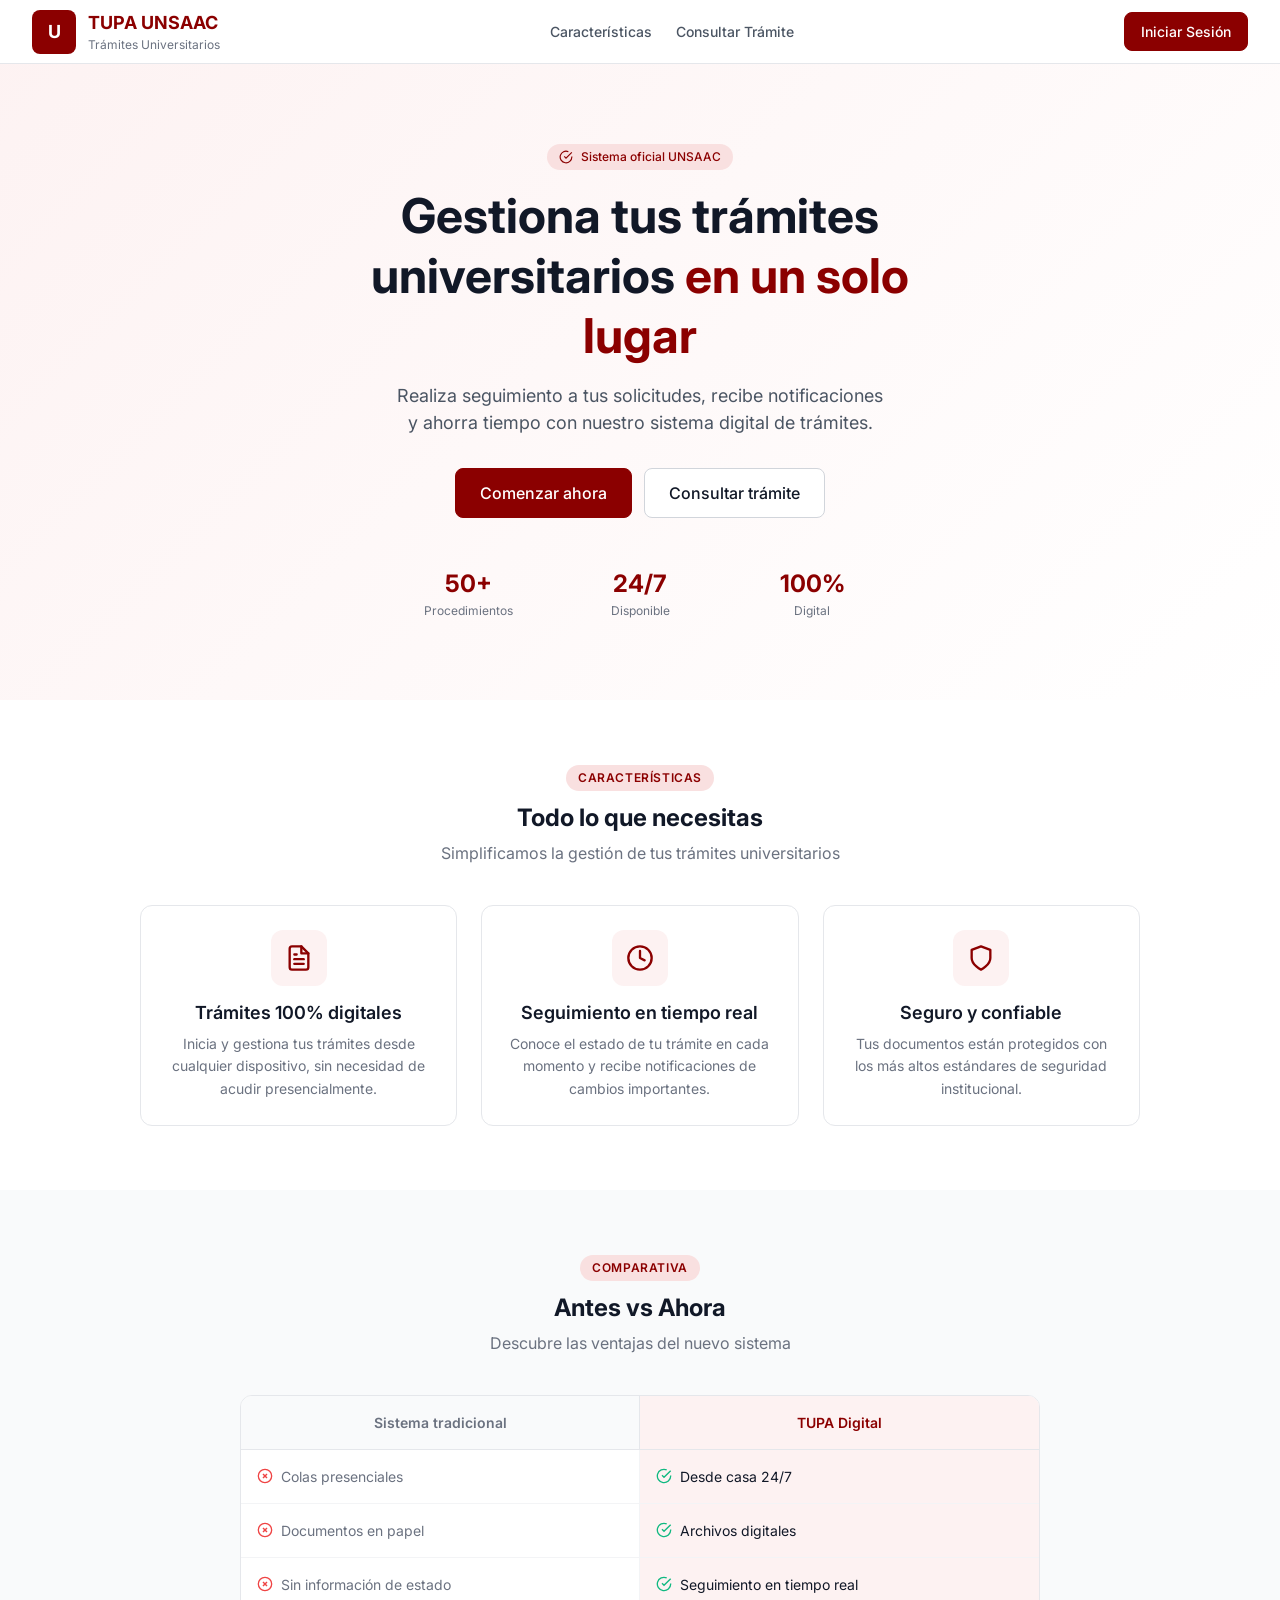
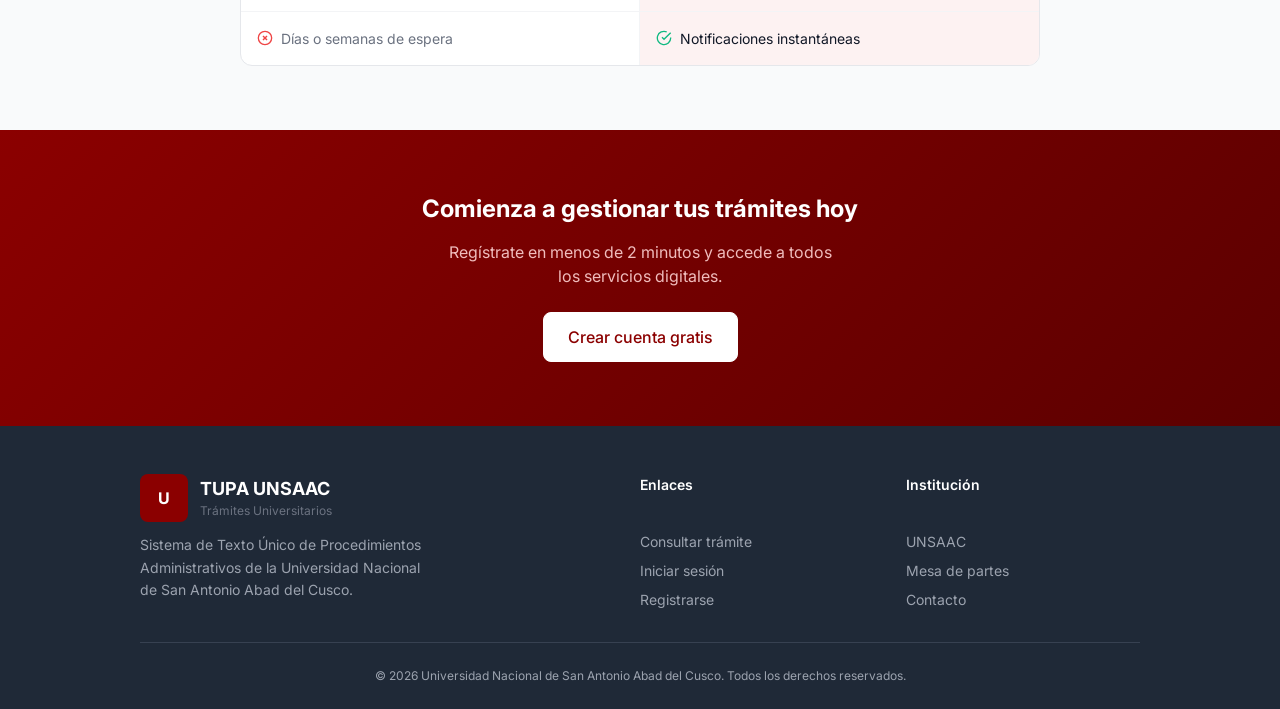
<file: frontend/index.html>
<!DOCTYPE html>
<html lang="es">
<head>
    <meta charset="UTF-8">
    <meta name="viewport" content="width=device-width, initial-scale=1.0">
    <meta name="description" content="TUPA UNSAAC - Sistema de Trámites Universitarios de la Universidad Nacional de San Antonio Abad del Cusco">
    <title>TUPA UNSAAC - Trámites Universitarios</title>
    <link rel="preconnect" href="https://fonts.googleapis.com">
    <link rel="preconnect" href="https://fonts.gstatic.com" crossorigin>
    <link href="https://fonts.googleapis.com/css2?family=Inter:wght@400;500;600;700&display=swap" rel="stylesheet">
    <link rel="stylesheet" href="css/styles.css">
    <style>
        /* Estilos específicos de landing */
        .landing-navbar {
            position: fixed;
            top: 0;
            left: 0;
            right: 0;
            height: var(--navbar-height);
            background-color: var(--bg-primary);
            border-bottom: 1px solid var(--color-gray-200);
            display: flex;
            align-items: center;
            justify-content: space-between;
            padding: 0 var(--space-4);
            z-index: var(--z-fixed);
        }

        .landing-navbar-brand {
            display: flex;
            align-items: center;
            gap: var(--space-3);
        }

        .landing-navbar-logo {
            width: 44px;
            height: 44px;
            background: var(--color-primary);
            border-radius: var(--radius-lg);
            display: flex;
            align-items: center;
            justify-content: center;
            color: white;
            font-weight: var(--font-bold);
            font-size: var(--text-lg);
        }

        .landing-navbar-title {
            font-size: var(--text-lg);
            font-weight: var(--font-bold);
            color: var(--color-primary);
        }

        .landing-navbar-subtitle {
            font-size: var(--text-xs);
            color: var(--text-tertiary);
            display: none;
        }

        .landing-navbar-links {
            display: none;
            align-items: center;
            gap: var(--space-6);
        }

        .landing-navbar-link {
            font-size: var(--text-sm);
            font-weight: var(--font-medium);
            color: var(--text-secondary);
            transition: color var(--transition-fast);
        }

        .landing-navbar-link:hover {
            color: var(--color-primary);
        }

        .landing-navbar-actions {
            display: flex;
            align-items: center;
            gap: var(--space-2);
        }

        .landing-navbar-menu {
            display: flex;
            padding: var(--space-2);
            background: none;
            border: none;
            cursor: pointer;
            color: var(--text-secondary);
        }

        /* Mobile menu */
        .mobile-menu {
            position: fixed;
            top: var(--navbar-height);
            left: 0;
            right: 0;
            background: var(--bg-primary);
            border-bottom: 1px solid var(--color-gray-200);
            padding: var(--space-4);
            display: none;
            flex-direction: column;
            gap: var(--space-2);
            z-index: var(--z-fixed);
        }

        .mobile-menu.active {
            display: flex;
        }

        .mobile-menu-link {
            display: block;
            padding: var(--space-3);
            font-size: var(--text-base);
            color: var(--text-primary);
            border-radius: var(--radius-lg);
            transition: background-color var(--transition-fast);
        }

        .mobile-menu-link:hover {
            background-color: var(--color-gray-100);
        }

        /* Hero */
        .hero {
            padding: calc(var(--navbar-height) + var(--space-12)) var(--space-4) var(--space-12);
            background: linear-gradient(135deg, var(--color-primary-50) 0%, var(--bg-primary) 100%);
            text-align: center;
        }

        .hero-badge {
            display: inline-flex;
            align-items: center;
            gap: var(--space-2);
            padding: var(--space-1) var(--space-3);
            background: var(--color-primary-100);
            color: var(--color-primary);
            border-radius: var(--radius-full);
            font-size: var(--text-xs);
            font-weight: var(--font-medium);
            margin-bottom: var(--space-4);
        }

        .hero-title {
            font-size: var(--text-3xl);
            font-weight: var(--font-bold);
            color: var(--text-primary);
            line-height: var(--leading-tight);
            margin-bottom: var(--space-4);
            max-width: 600px;
            margin-left: auto;
            margin-right: auto;
        }

        .hero-title span {
            color: var(--color-primary);
        }

        .hero-subtitle {
            font-size: var(--text-lg);
            color: var(--text-secondary);
            margin-bottom: var(--space-8);
            max-width: 500px;
            margin-left: auto;
            margin-right: auto;
        }

        .hero-actions {
            display: flex;
            flex-direction: column;
            gap: var(--space-3);
            max-width: 300px;
            margin: 0 auto;
        }

        .hero-stats {
            display: grid;
            grid-template-columns: repeat(3, 1fr);
            gap: var(--space-4);
            margin-top: var(--space-12);
            max-width: 500px;
            margin-left: auto;
            margin-right: auto;
        }

        .hero-stat {
            text-align: center;
        }

        .hero-stat-number {
            font-size: var(--text-2xl);
            font-weight: var(--font-bold);
            color: var(--color-primary);
        }

        .hero-stat-label {
            font-size: var(--text-xs);
            color: var(--text-tertiary);
        }

        /* Features */
        .features {
            padding: var(--space-16) var(--space-4);
            background: var(--bg-primary);
        }

        .section-header {
            text-align: center;
            margin-bottom: var(--space-10);
        }

        .section-badge {
            display: inline-block;
            padding: var(--space-1) var(--space-3);
            background: var(--color-primary-100);
            color: var(--color-primary);
            border-radius: var(--radius-full);
            font-size: var(--text-xs);
            font-weight: var(--font-semibold);
            text-transform: uppercase;
            letter-spacing: 0.05em;
            margin-bottom: var(--space-3);
        }

        .section-title {
            font-size: var(--text-2xl);
            font-weight: var(--font-bold);
            color: var(--text-primary);
            margin-bottom: var(--space-2);
        }

        .section-subtitle {
            font-size: var(--text-base);
            color: var(--text-tertiary);
            max-width: 500px;
            margin: 0 auto;
        }

        .features-grid {
            display: grid;
            grid-template-columns: 1fr;
            gap: var(--space-6);
            max-width: 1000px;
            margin: 0 auto;
        }

        .feature-card {
            background: var(--bg-primary);
            border: 1px solid var(--color-gray-200);
            border-radius: var(--radius-xl);
            padding: var(--space-6);
            text-align: center;
            transition: transform var(--transition-fast), box-shadow var(--transition-fast);
        }

        .feature-card:hover {
            transform: translateY(-4px);
            box-shadow: var(--shadow-lg);
        }

        .feature-icon {
            width: 56px;
            height: 56px;
            background: var(--color-primary-50);
            border-radius: var(--radius-xl);
            display: flex;
            align-items: center;
            justify-content: center;
            margin: 0 auto var(--space-4);
            color: var(--color-primary);
        }

        .feature-title {
            font-size: var(--text-lg);
            font-weight: var(--font-semibold);
            color: var(--text-primary);
            margin-bottom: var(--space-2);
        }

        .feature-description {
            font-size: var(--text-sm);
            color: var(--text-tertiary);
            line-height: var(--leading-relaxed);
        }

        /* Comparison */
        .comparison {
            padding: var(--space-16) var(--space-4);
            background: var(--bg-secondary);
        }

        .comparison-table {
            max-width: 800px;
            margin: 0 auto;
            overflow: hidden;
            border-radius: var(--radius-xl);
            border: 1px solid var(--color-gray-200);
            background: var(--bg-primary);
        }

        .comparison-header {
            display: grid;
            grid-template-columns: 1fr 1fr;
            background: var(--color-gray-50);
            border-bottom: 1px solid var(--color-gray-200);
        }

        .comparison-header-cell {
            padding: var(--space-4);
            text-align: center;
            font-weight: var(--font-semibold);
            font-size: var(--text-sm);
        }

        .comparison-header-cell:first-child {
            border-right: 1px solid var(--color-gray-200);
            color: var(--text-tertiary);
        }

        .comparison-header-cell:last-child {
            color: var(--color-primary);
            background: var(--color-primary-50);
        }

        .comparison-row {
            display: grid;
            grid-template-columns: 1fr 1fr;
            border-bottom: 1px solid var(--color-gray-100);
        }

        .comparison-row:last-child {
            border-bottom: none;
        }

        .comparison-cell {
            padding: var(--space-4);
            font-size: var(--text-sm);
            display: flex;
            align-items: center;
            gap: var(--space-2);
        }

        .comparison-cell:first-child {
            border-right: 1px solid var(--color-gray-100);
            color: var(--text-tertiary);
        }

        .comparison-cell:last-child {
            color: var(--text-primary);
            background: var(--color-primary-50);
        }

        .comparison-icon-bad {
            color: var(--color-error);
            flex-shrink: 0;
        }

        .comparison-icon-good {
            color: var(--color-success);
            flex-shrink: 0;
        }

        /* CTA */
        .cta {
            padding: var(--space-16) var(--space-4);
            background: linear-gradient(135deg, var(--color-primary) 0%, var(--color-primary-dark) 100%);
            text-align: center;
        }

        .cta-title {
            font-size: var(--text-2xl);
            font-weight: var(--font-bold);
            color: var(--text-inverse);
            margin-bottom: var(--space-4);
        }

        .cta-subtitle {
            font-size: var(--text-base);
            color: var(--color-primary-200);
            margin-bottom: var(--space-6);
            max-width: 400px;
            margin-left: auto;
            margin-right: auto;
        }

        .cta .btn {
            background: var(--bg-primary);
            color: var(--color-primary);
            border-color: var(--bg-primary);
        }

        .cta .btn:hover {
            background: var(--color-gray-100);
        }

        /* Footer */
        .footer {
            background: var(--bg-dark);
            color: var(--color-gray-400);
            padding: var(--space-12) var(--space-4) var(--space-6);
        }

        .footer-content {
            max-width: 1000px;
            margin: 0 auto;
        }

        .footer-main {
            display: grid;
            grid-template-columns: 1fr;
            gap: var(--space-8);
            margin-bottom: var(--space-8);
        }

        .footer-brand {
            text-align: center;
        }

        .footer-logo {
            display: flex;
            align-items: center;
            justify-content: center;
            gap: var(--space-3);
            margin-bottom: var(--space-3);
        }

        .footer-logo-icon {
            width: 48px;
            height: 48px;
            background: var(--color-primary);
            border-radius: var(--radius-lg);
            display: flex;
            align-items: center;
            justify-content: center;
            color: white;
            font-weight: var(--font-bold);
        }

        .footer-logo-text {
            text-align: left;
        }

        .footer-logo-title {
            font-size: var(--text-lg);
            font-weight: var(--font-bold);
            color: var(--text-inverse);
        }

        .footer-logo-subtitle {
            font-size: var(--text-xs);
            color: var(--color-gray-500);
        }

        .footer-description {
            font-size: var(--text-sm);
            line-height: var(--leading-relaxed);
            max-width: 300px;
            margin: 0 auto;
        }

        .footer-links {
            display: grid;
            grid-template-columns: repeat(2, 1fr);
            gap: var(--space-6);
            text-align: center;
        }

        .footer-links-title {
            font-size: var(--text-sm);
            font-weight: var(--font-semibold);
            color: var(--text-inverse);
            margin-bottom: var(--space-3);
        }

        .footer-links-list {
            display: flex;
            flex-direction: column;
            gap: var(--space-2);
        }

        .footer-link {
            font-size: var(--text-sm);
            color: var(--color-gray-400);
            transition: color var(--transition-fast);
        }

        .footer-link:hover {
            color: var(--text-inverse);
        }

        .footer-bottom {
            padding-top: var(--space-6);
            border-top: 1px solid var(--color-gray-700);
            text-align: center;
            font-size: var(--text-xs);
        }

        /* Responsive */
        @media (min-width: 640px) {
            .hero-title {
                font-size: var(--text-4xl);
            }

            .hero-actions {
                flex-direction: row;
                justify-content: center;
                max-width: none;
            }

            .features-grid {
                grid-template-columns: repeat(3, 1fr);
            }
        }

        @media (min-width: 768px) {
            .landing-navbar {
                padding: 0 var(--space-8);
            }

            .landing-navbar-subtitle {
                display: block;
            }

            .landing-navbar-links {
                display: flex;
            }

            .landing-navbar-menu {
                display: none;
            }

            .footer-main {
                grid-template-columns: 2fr 1fr 1fr;
                text-align: left;
            }

            .footer-brand {
                text-align: left;
            }

            .footer-logo {
                justify-content: flex-start;
            }

            .footer-description {
                margin: 0;
            }

            .footer-links {
                grid-template-columns: 1fr;
                text-align: left;
            }
        }

        @media (min-width: 1024px) {
            .hero {
                padding: calc(var(--navbar-height) + var(--space-20)) var(--space-8) var(--space-20);
            }

            .hero-title {
                font-size: 3rem;
            }
        }
    </style>
</head>
<body>
    <!-- Navbar -->
    <nav class="landing-navbar">
        <a href="index.html" class="landing-navbar-brand">
            <div class="landing-navbar-logo">U</div>
            <div>
                <div class="landing-navbar-title">TUPA UNSAAC</div>
                <div class="landing-navbar-subtitle">Trámites Universitarios</div>
            </div>
        </a>

        <div class="landing-navbar-links">
            <a href="#caracteristicas" class="landing-navbar-link">Características</a>
            <a href="consulta.html" class="landing-navbar-link">Consultar Trámite</a>
        </div>

        <div class="landing-navbar-actions">
            <a href="login.html" class="btn btn-ghost" style="display: none;">Iniciar Sesión</a>
            <a href="login.html" class="btn btn-primary">Iniciar Sesión</a>
            <button class="landing-navbar-menu" id="menu-toggle" aria-label="Menú">
                <svg xmlns="http://www.w3.org/2000/svg" width="24" height="24" viewBox="0 0 24 24" fill="none" stroke="currentColor" stroke-width="2" stroke-linecap="round" stroke-linejoin="round"><line x1="3" y1="12" x2="21" y2="12"></line><line x1="3" y1="6" x2="21" y2="6"></line><line x1="3" y1="18" x2="21" y2="18"></line></svg>
            </button>
        </div>
    </nav>

    <!-- Mobile Menu -->
    <div class="mobile-menu" id="mobile-menu">
        <a href="#caracteristicas" class="mobile-menu-link">Características</a>
        <a href="consulta.html" class="mobile-menu-link">Consultar Trámite</a>
        <hr style="border: none; border-top: 1px solid var(--color-gray-200); margin: var(--space-2) 0;">
        <a href="login.html" class="mobile-menu-link">Iniciar Sesión</a>
        <a href="register.html" class="mobile-menu-link">Registrarse</a>
    </div>

    <!-- Hero -->
    <section class="hero">
        <div class="hero-badge">
            <svg xmlns="http://www.w3.org/2000/svg" width="14" height="14" viewBox="0 0 24 24" fill="none" stroke="currentColor" stroke-width="2"><path d="M22 11.08V12a10 10 0 1 1-5.93-9.14"></path><polyline points="22 4 12 14.01 9 11.01"></polyline></svg>
            Sistema oficial UNSAAC
        </div>
        <h1 class="hero-title">
            Gestiona tus trámites universitarios <span>en un solo lugar</span>
        </h1>
        <p class="hero-subtitle">
            Realiza seguimiento a tus solicitudes, recibe notificaciones y ahorra tiempo con nuestro sistema digital de trámites.
        </p>
        <div class="hero-actions">
            <a href="register.html" class="btn btn-primary btn-lg">Comenzar ahora</a>
            <a href="consulta.html" class="btn btn-secondary btn-lg">Consultar trámite</a>
        </div>
        <div class="hero-stats">
            <div class="hero-stat">
                <div class="hero-stat-number">50+</div>
                <div class="hero-stat-label">Procedimientos</div>
            </div>
            <div class="hero-stat">
                <div class="hero-stat-number">24/7</div>
                <div class="hero-stat-label">Disponible</div>
            </div>
            <div class="hero-stat">
                <div class="hero-stat-number">100%</div>
                <div class="hero-stat-label">Digital</div>
            </div>
        </div>
    </section>

    <!-- Features -->
    <section class="features" id="caracteristicas">
        <div class="section-header">
            <span class="section-badge">Características</span>
            <h2 class="section-title">Todo lo que necesitas</h2>
            <p class="section-subtitle">Simplificamos la gestión de tus trámites universitarios</p>
        </div>
        <div class="features-grid">
            <div class="feature-card">
                <div class="feature-icon">
                    <svg xmlns="http://www.w3.org/2000/svg" width="28" height="28" viewBox="0 0 24 24" fill="none" stroke="currentColor" stroke-width="2" stroke-linecap="round" stroke-linejoin="round"><path d="M14 2H6a2 2 0 0 0-2 2v16a2 2 0 0 0 2 2h12a2 2 0 0 0 2-2V8z"></path><polyline points="14 2 14 8 20 8"></polyline><line x1="16" y1="13" x2="8" y2="13"></line><line x1="16" y1="17" x2="8" y2="17"></line><polyline points="10 9 9 9 8 9"></polyline></svg>
                </div>
                <h3 class="feature-title">Trámites 100% digitales</h3>
                <p class="feature-description">Inicia y gestiona tus trámites desde cualquier dispositivo, sin necesidad de acudir presencialmente.</p>
            </div>
            <div class="feature-card">
                <div class="feature-icon">
                    <svg xmlns="http://www.w3.org/2000/svg" width="28" height="28" viewBox="0 0 24 24" fill="none" stroke="currentColor" stroke-width="2" stroke-linecap="round" stroke-linejoin="round"><circle cx="12" cy="12" r="10"></circle><polyline points="12 6 12 12 16 14"></polyline></svg>
                </div>
                <h3 class="feature-title">Seguimiento en tiempo real</h3>
                <p class="feature-description">Conoce el estado de tu trámite en cada momento y recibe notificaciones de cambios importantes.</p>
            </div>
            <div class="feature-card">
                <div class="feature-icon">
                    <svg xmlns="http://www.w3.org/2000/svg" width="28" height="28" viewBox="0 0 24 24" fill="none" stroke="currentColor" stroke-width="2" stroke-linecap="round" stroke-linejoin="round"><path d="M12 22s8-4 8-10V5l-8-3-8 3v7c0 6 8 10 8 10z"></path></svg>
                </div>
                <h3 class="feature-title">Seguro y confiable</h3>
                <p class="feature-description">Tus documentos están protegidos con los más altos estándares de seguridad institucional.</p>
            </div>
        </div>
    </section>

    <!-- Comparison -->
    <section class="comparison">
        <div class="section-header">
            <span class="section-badge">Comparativa</span>
            <h2 class="section-title">Antes vs Ahora</h2>
            <p class="section-subtitle">Descubre las ventajas del nuevo sistema</p>
        </div>
        <div class="comparison-table">
            <div class="comparison-header">
                <div class="comparison-header-cell">Sistema tradicional</div>
                <div class="comparison-header-cell">TUPA Digital</div>
            </div>
            <div class="comparison-row">
                <div class="comparison-cell">
                    <svg class="comparison-icon-bad" xmlns="http://www.w3.org/2000/svg" width="16" height="16" viewBox="0 0 24 24" fill="none" stroke="currentColor" stroke-width="2"><circle cx="12" cy="12" r="10"></circle><line x1="15" y1="9" x2="9" y2="15"></line><line x1="9" y1="9" x2="15" y2="15"></line></svg>
                    Colas presenciales
                </div>
                <div class="comparison-cell">
                    <svg class="comparison-icon-good" xmlns="http://www.w3.org/2000/svg" width="16" height="16" viewBox="0 0 24 24" fill="none" stroke="currentColor" stroke-width="2"><path d="M22 11.08V12a10 10 0 1 1-5.93-9.14"></path><polyline points="22 4 12 14.01 9 11.01"></polyline></svg>
                    Desde casa 24/7
                </div>
            </div>
            <div class="comparison-row">
                <div class="comparison-cell">
                    <svg class="comparison-icon-bad" xmlns="http://www.w3.org/2000/svg" width="16" height="16" viewBox="0 0 24 24" fill="none" stroke="currentColor" stroke-width="2"><circle cx="12" cy="12" r="10"></circle><line x1="15" y1="9" x2="9" y2="15"></line><line x1="9" y1="9" x2="15" y2="15"></line></svg>
                    Documentos en papel
                </div>
                <div class="comparison-cell">
                    <svg class="comparison-icon-good" xmlns="http://www.w3.org/2000/svg" width="16" height="16" viewBox="0 0 24 24" fill="none" stroke="currentColor" stroke-width="2"><path d="M22 11.08V12a10 10 0 1 1-5.93-9.14"></path><polyline points="22 4 12 14.01 9 11.01"></polyline></svg>
                    Archivos digitales
                </div>
            </div>
            <div class="comparison-row">
                <div class="comparison-cell">
                    <svg class="comparison-icon-bad" xmlns="http://www.w3.org/2000/svg" width="16" height="16" viewBox="0 0 24 24" fill="none" stroke="currentColor" stroke-width="2"><circle cx="12" cy="12" r="10"></circle><line x1="15" y1="9" x2="9" y2="15"></line><line x1="9" y1="9" x2="15" y2="15"></line></svg>
                    Sin información de estado
                </div>
                <div class="comparison-cell">
                    <svg class="comparison-icon-good" xmlns="http://www.w3.org/2000/svg" width="16" height="16" viewBox="0 0 24 24" fill="none" stroke="currentColor" stroke-width="2"><path d="M22 11.08V12a10 10 0 1 1-5.93-9.14"></path><polyline points="22 4 12 14.01 9 11.01"></polyline></svg>
                    Seguimiento en tiempo real
                </div>
            </div>
            <div class="comparison-row">
                <div class="comparison-cell">
                    <svg class="comparison-icon-bad" xmlns="http://www.w3.org/2000/svg" width="16" height="16" viewBox="0 0 24 24" fill="none" stroke="currentColor" stroke-width="2"><circle cx="12" cy="12" r="10"></circle><line x1="15" y1="9" x2="9" y2="15"></line><line x1="9" y1="9" x2="15" y2="15"></line></svg>
                    Días o semanas de espera
                </div>
                <div class="comparison-cell">
                    <svg class="comparison-icon-good" xmlns="http://www.w3.org/2000/svg" width="16" height="16" viewBox="0 0 24 24" fill="none" stroke="currentColor" stroke-width="2"><path d="M22 11.08V12a10 10 0 1 1-5.93-9.14"></path><polyline points="22 4 12 14.01 9 11.01"></polyline></svg>
                    Notificaciones instantáneas
                </div>
            </div>
        </div>
    </section>

    <!-- CTA -->
    <section class="cta">
        <h2 class="cta-title">Comienza a gestionar tus trámites hoy</h2>
        <p class="cta-subtitle">Regístrate en menos de 2 minutos y accede a todos los servicios digitales.</p>
        <a href="register.html" class="btn btn-lg">Crear cuenta gratis</a>
    </section>

    <!-- Footer -->
    <footer class="footer">
        <div class="footer-content">
            <div class="footer-main">
                <div class="footer-brand">
                    <div class="footer-logo">
                        <div class="footer-logo-icon">U</div>
                        <div class="footer-logo-text">
                            <div class="footer-logo-title">TUPA UNSAAC</div>
                            <div class="footer-logo-subtitle">Trámites Universitarios</div>
                        </div>
                    </div>
                    <p class="footer-description">
                        Sistema de Texto Único de Procedimientos Administrativos de la Universidad Nacional de San Antonio Abad del Cusco.
                    </p>
                </div>
                <div class="footer-links">
                    <div class="footer-links-title">Enlaces</div>
                    <div class="footer-links-list">
                        <a href="consulta.html" class="footer-link">Consultar trámite</a>
                        <a href="login.html" class="footer-link">Iniciar sesión</a>
                        <a href="register.html" class="footer-link">Registrarse</a>
                    </div>
                </div>
                <div class="footer-links">
                    <div class="footer-links-title">Institución</div>
                    <div class="footer-links-list">
                        <a href="https://www.unsaac.edu.pe" target="_blank" class="footer-link">UNSAAC</a>
                        <a href="#" class="footer-link">Mesa de partes</a>
                        <a href="#" class="footer-link">Contacto</a>
                    </div>
                </div>
            </div>
            <div class="footer-bottom">
                <p>&copy; 2026 Universidad Nacional de San Antonio Abad del Cusco. Todos los derechos reservados.</p>
            </div>
        </div>
    </footer>

    <script>
        // Toggle mobile menu
        const menuToggle = document.getElementById('menu-toggle');
        const mobileMenu = document.getElementById('mobile-menu');

        menuToggle.addEventListener('click', () => {
            mobileMenu.classList.toggle('active');
        });

        // Close menu on link click
        document.querySelectorAll('.mobile-menu-link').forEach(link => {
            link.addEventListener('click', () => {
                mobileMenu.classList.remove('active');
            });
        });

        // Smooth scroll for anchor links
        document.querySelectorAll('a[href^="#"]').forEach(anchor => {
            anchor.addEventListener('click', function(e) {
                e.preventDefault();
                const target = document.querySelector(this.getAttribute('href'));
                if (target) {
                    target.scrollIntoView({ behavior: 'smooth', block: 'start' });
                }
            });
        });
    </script>
</body>
</html>
</file>
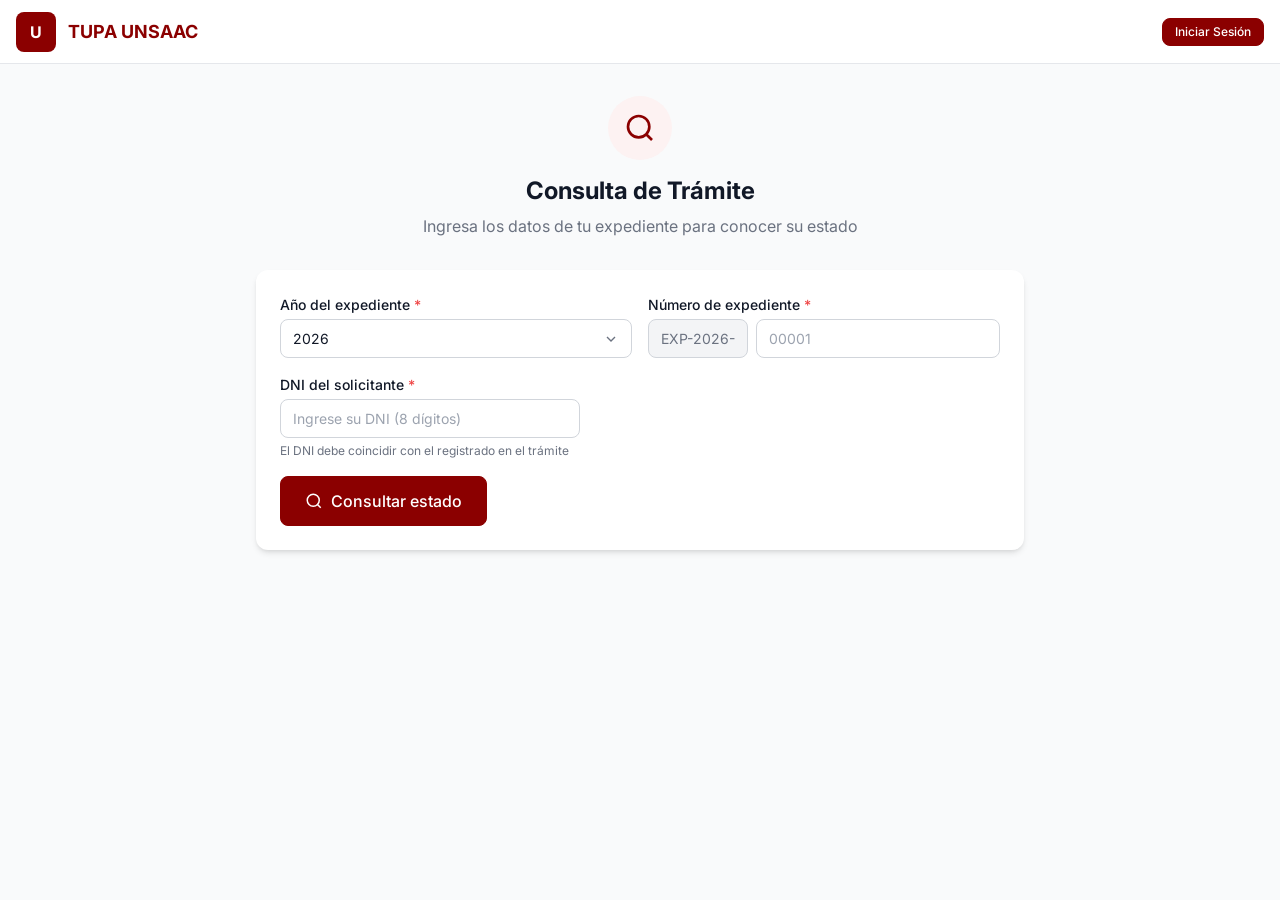
<file: frontend/consulta.html>
<!DOCTYPE html>
<html lang="es">
<head>
    <meta charset="UTF-8">
    <meta name="viewport" content="width=device-width, initial-scale=1.0">
    <meta name="description" content="Consulta pública de trámites - TUPA UNSAAC">
    <title>Consultar Trámite - TUPA UNSAAC</title>
    <link rel="preconnect" href="https://fonts.googleapis.com">
    <link rel="preconnect" href="https://fonts.gstatic.com" crossorigin>
    <link href="https://fonts.googleapis.com/css2?family=Inter:wght@400;500;600;700&display=swap" rel="stylesheet">
    <link rel="stylesheet" href="css/styles.css">
    <style>
        .consulta-page {
            min-height: 100vh;
            background: var(--bg-secondary);
        }

        .consulta-navbar {
            position: fixed;
            top: 0;
            left: 0;
            right: 0;
            height: var(--navbar-height);
            background: var(--bg-primary);
            border-bottom: 1px solid var(--color-gray-200);
            display: flex;
            align-items: center;
            justify-content: space-between;
            padding: 0 var(--space-4);
            z-index: var(--z-fixed);
        }

        .consulta-navbar-brand {
            display: flex;
            align-items: center;
            gap: var(--space-3);
        }

        .consulta-navbar-logo {
            width: 40px;
            height: 40px;
            background: var(--color-primary);
            border-radius: var(--radius-lg);
            display: flex;
            align-items: center;
            justify-content: center;
            color: white;
            font-weight: var(--font-bold);
        }

        .consulta-navbar-title {
            font-size: var(--text-lg);
            font-weight: var(--font-bold);
            color: var(--color-primary);
        }

        .consulta-main {
            padding: calc(var(--navbar-height) + var(--space-8)) var(--space-4) var(--space-8);
            max-width: 800px;
            margin: 0 auto;
        }

        .consulta-header {
            text-align: center;
            margin-bottom: var(--space-8);
        }

        .consulta-icon {
            width: 64px;
            height: 64px;
            background: var(--color-primary-50);
            border-radius: 50%;
            display: flex;
            align-items: center;
            justify-content: center;
            margin: 0 auto var(--space-4);
            color: var(--color-primary);
        }

        .consulta-title {
            font-size: var(--text-2xl);
            font-weight: var(--font-bold);
            color: var(--text-primary);
            margin-bottom: var(--space-2);
        }

        .consulta-subtitle {
            font-size: var(--text-base);
            color: var(--text-tertiary);
        }

        /* Form */
        .consulta-card {
            background: var(--bg-primary);
            border-radius: var(--radius-xl);
            box-shadow: var(--shadow-md);
            padding: var(--space-6);
            margin-bottom: var(--space-6);
        }

        .form-row {
            display: grid;
            grid-template-columns: 1fr;
            gap: var(--space-4);
        }

        .expediente-inputs {
            display: grid;
            grid-template-columns: 100px 1fr;
            gap: var(--space-2);
        }

        .expediente-prefix {
            padding: var(--space-2) var(--space-3);
            background: var(--color-gray-100);
            border: 1px solid var(--color-gray-300);
            border-radius: var(--radius-lg);
            font-size: var(--text-sm);
            color: var(--text-tertiary);
            display: flex;
            align-items: center;
            justify-content: center;
        }

        /* Alert */
        .consulta-alert {
            display: none;
            padding: var(--space-4);
            border-radius: var(--radius-lg);
            margin-bottom: var(--space-4);
        }

        .consulta-alert.error {
            display: flex;
            align-items: flex-start;
            gap: var(--space-3);
            background: var(--color-error-light);
            color: var(--color-error-dark);
            border: 1px solid var(--color-error);
        }

        .consulta-alert.info {
            display: flex;
            align-items: flex-start;
            gap: var(--space-3);
            background: var(--color-info-light);
            color: var(--color-info-dark);
            border: 1px solid var(--color-info);
        }

        /* Result */
        .resultado {
            display: none;
        }

        .resultado.show {
            display: block;
            animation: slideUp 0.3s ease;
        }

        @keyframes slideUp {
            from { opacity: 0; transform: translateY(20px); }
            to { opacity: 1; transform: translateY(0); }
        }

        .resultado-header {
            display: flex;
            align-items: flex-start;
            justify-content: space-between;
            flex-wrap: wrap;
            gap: var(--space-4);
            margin-bottom: var(--space-6);
            padding-bottom: var(--space-4);
            border-bottom: 1px solid var(--color-gray-200);
        }

        .resultado-expediente {
            font-size: var(--text-xl);
            font-weight: var(--font-bold);
            color: var(--text-primary);
        }

        .resultado-procedimiento {
            font-size: var(--text-sm);
            color: var(--text-tertiary);
            margin-top: var(--space-1);
        }

        /* Estado visual */
        .estado-badge {
            display: inline-flex;
            align-items: center;
            gap: var(--space-2);
            padding: var(--space-2) var(--space-4);
            border-radius: var(--radius-full);
            font-size: var(--text-sm);
            font-weight: var(--font-semibold);
        }

        .estado-pendiente {
            background: var(--color-warning-light);
            color: var(--color-warning-dark);
        }

        .estado-en_proceso {
            background: var(--color-info-light);
            color: var(--color-info-dark);
        }

        .estado-observado {
            background: #FEF3C7;
            color: #92400E;
        }

        .estado-aprobado {
            background: var(--color-success-light);
            color: var(--color-success-dark);
        }

        .estado-rechazado {
            background: var(--color-error-light);
            color: var(--color-error-dark);
        }

        /* Info grid */
        .resultado-info {
            display: grid;
            grid-template-columns: repeat(2, 1fr);
            gap: var(--space-4);
            margin-bottom: var(--space-6);
        }

        .info-item {
            background: var(--color-gray-50);
            padding: var(--space-3);
            border-radius: var(--radius-lg);
        }

        .info-label {
            font-size: var(--text-xs);
            color: var(--text-tertiary);
            text-transform: uppercase;
            letter-spacing: 0.05em;
            margin-bottom: var(--space-1);
        }

        .info-value {
            font-size: var(--text-sm);
            font-weight: var(--font-medium);
            color: var(--text-primary);
        }

        .info-value.urgente {
            color: var(--color-error);
        }

        /* Progress */
        .progress-section {
            margin-bottom: var(--space-6);
        }

        .progress-title {
            font-size: var(--text-sm);
            font-weight: var(--font-semibold);
            color: var(--text-primary);
            margin-bottom: var(--space-3);
        }

        .progress-bar-container {
            background: var(--color-gray-200);
            border-radius: var(--radius-full);
            height: 8px;
            overflow: hidden;
            margin-bottom: var(--space-2);
        }

        .progress-bar-fill {
            height: 100%;
            border-radius: var(--radius-full);
            transition: width 0.5s ease;
        }

        .progress-bar-fill.success {
            background: var(--color-success);
        }

        .progress-bar-fill.warning {
            background: var(--color-warning);
        }

        .progress-bar-fill.error {
            background: var(--color-error);
        }

        .progress-text {
            font-size: var(--text-xs);
            color: var(--text-tertiary);
            display: flex;
            justify-content: space-between;
        }

        /* Timeline */
        .historial-title {
            font-size: var(--text-sm);
            font-weight: var(--font-semibold);
            color: var(--text-primary);
            margin-bottom: var(--space-4);
        }

        .historial-empty {
            text-align: center;
            padding: var(--space-6);
            color: var(--text-tertiary);
            font-size: var(--text-sm);
        }

        /* Nueva consulta */
        .nueva-consulta {
            text-align: center;
            margin-top: var(--space-6);
            padding-top: var(--space-6);
            border-top: 1px solid var(--color-gray-200);
        }

        @media (min-width: 640px) {
            .form-row {
                grid-template-columns: 1fr 1fr;
            }

            .resultado-info {
                grid-template-columns: repeat(4, 1fr);
            }
        }
    </style>
</head>
<body>
    <div class="consulta-page">
        <!-- Navbar -->
        <nav class="consulta-navbar">
            <a href="index.html" class="consulta-navbar-brand">
                <div class="consulta-navbar-logo">U</div>
                <span class="consulta-navbar-title">TUPA UNSAAC</span>
            </a>
            <a href="login.html" class="btn btn-primary btn-sm">Iniciar Sesión</a>
        </nav>

        <!-- Main -->
        <main class="consulta-main">
            <div class="consulta-header">
                <div class="consulta-icon">
                    <svg xmlns="http://www.w3.org/2000/svg" width="32" height="32" viewBox="0 0 24 24" fill="none" stroke="currentColor" stroke-width="2"><circle cx="11" cy="11" r="8"></circle><line x1="21" y1="21" x2="16.65" y2="16.65"></line></svg>
                </div>
                <h1 class="consulta-title">Consulta de Trámite</h1>
                <p class="consulta-subtitle">Ingresa los datos de tu expediente para conocer su estado</p>
            </div>

            <!-- Form -->
            <div class="consulta-card" id="consulta-form-card">
                <div class="consulta-alert" id="consulta-alert"></div>

                <form id="consulta-form">
                    <div class="form-row">
                        <div class="form-group">
                            <label class="form-label form-label-required" for="anio">Año del expediente</label>
                            <select id="anio" class="form-select" required>
                                <option value="">Seleccionar año</option>
                                <option value="2026" selected>2026</option>
                                <option value="2025">2025</option>
                                <option value="2024">2024</option>
                                <option value="2023">2023</option>
                            </select>
                        </div>

                        <div class="form-group">
                            <label class="form-label form-label-required" for="numero">Número de expediente</label>
                            <div class="expediente-inputs">
                                <span class="expediente-prefix" id="expediente-prefix">EXP-2026-</span>
                                <input
                                    type="text"
                                    id="numero"
                                    class="form-input"
                                    placeholder="00001"
                                    maxlength="5"
                                    pattern="[0-9]{5}"
                                    required
                                >
                            </div>
                        </div>
                    </div>

                    <div class="form-group">
                        <label class="form-label form-label-required" for="dni">DNI del solicitante</label>
                        <input
                            type="text"
                            id="dni"
                            class="form-input"
                            placeholder="Ingrese su DNI (8 dígitos)"
                            maxlength="8"
                            pattern="[0-9]{8}"
                            required
                            style="max-width: 300px;"
                        >
                        <p class="form-helper">El DNI debe coincidir con el registrado en el trámite</p>
                    </div>

                    <button type="submit" class="btn btn-primary btn-lg" id="btn-consultar">
                        <svg xmlns="http://www.w3.org/2000/svg" width="18" height="18" viewBox="0 0 24 24" fill="none" stroke="currentColor" stroke-width="2"><circle cx="11" cy="11" r="8"></circle><line x1="21" y1="21" x2="16.65" y2="16.65"></line></svg>
                        Consultar estado
                    </button>
                </form>
            </div>

            <!-- Resultado -->
            <div class="consulta-card resultado" id="resultado">
                <div class="resultado-header">
                    <div>
                        <div class="resultado-expediente" id="res-expediente">EXP-2026-00001</div>
                        <div class="resultado-procedimiento" id="res-procedimiento">Constancia de estudios</div>
                    </div>
                    <span class="estado-badge estado-pendiente" id="res-estado-badge">
                        <span id="res-estado-text">Pendiente</span>
                    </span>
                </div>

                <div class="resultado-info">
                    <div class="info-item">
                        <div class="info-label">Dependencia</div>
                        <div class="info-value" id="res-dependencia">-</div>
                    </div>
                    <div class="info-item">
                        <div class="info-label">Fecha inicio</div>
                        <div class="info-value" id="res-fecha-inicio">-</div>
                    </div>
                    <div class="info-item">
                        <div class="info-label">Días transcurridos</div>
                        <div class="info-value" id="res-dias-transcurridos">-</div>
                    </div>
                    <div class="info-item">
                        <div class="info-label">Días restantes</div>
                        <div class="info-value" id="res-dias-restantes">-</div>
                    </div>
                </div>

                <div class="progress-section">
                    <div class="progress-title">Progreso del plazo</div>
                    <div class="progress-bar-container">
                        <div class="progress-bar-fill success" id="progress-bar" style="width: 0%"></div>
                    </div>
                    <div class="progress-text">
                        <span id="progress-text-left">0 días</span>
                        <span id="progress-text-right">de 30 días</span>
                    </div>
                </div>

                <div class="historial-section">
                    <div class="historial-title">Historial de estados</div>
                    <div class="timeline" id="historial-timeline">
                        <div class="historial-empty">No hay historial disponible</div>
                    </div>
                </div>

                <div class="nueva-consulta">
                    <button type="button" class="btn btn-secondary" id="btn-nueva-consulta">
                        <svg xmlns="http://www.w3.org/2000/svg" width="16" height="16" viewBox="0 0 24 24" fill="none" stroke="currentColor" stroke-width="2"><polyline points="1 4 1 10 7 10"></polyline><path d="M3.51 15a9 9 0 1 0 2.13-9.36L1 10"></path></svg>
                        Nueva consulta
                    </button>
                </div>
            </div>
        </main>
    </div>

    <script src="js/api.js?v=3"></script>
    <script src="js/main.js?v=3"></script>
    <script>
        const form = document.getElementById('consulta-form');
        const formCard = document.getElementById('consulta-form-card');
        const resultado = document.getElementById('resultado');
        const alertEl = document.getElementById('consulta-alert');
        const anioSelect = document.getElementById('anio');
        const prefixSpan = document.getElementById('expediente-prefix');

        // Update prefix when year changes
        anioSelect.addEventListener('change', () => {
            prefixSpan.textContent = `EXP-${anioSelect.value}-`;
        });

        // Solo números en campos numéricos
        document.getElementById('numero').addEventListener('input', (e) => {
            e.target.value = e.target.value.replace(/[^0-9]/g, '');
        });

        document.getElementById('dni').addEventListener('input', (e) => {
            e.target.value = e.target.value.replace(/[^0-9]/g, '');
        });

        // Show/hide alert
        function showAlert(message, type = 'error') {
            alertEl.innerHTML = `
                <svg xmlns="http://www.w3.org/2000/svg" width="20" height="20" viewBox="0 0 24 24" fill="none" stroke="currentColor" stroke-width="2"><circle cx="12" cy="12" r="10"></circle><line x1="12" y1="8" x2="12" y2="12"></line><line x1="12" y1="16" x2="12.01" y2="16"></line></svg>
                <span>${message}</span>
            `;
            alertEl.className = `consulta-alert ${type}`;
        }

        function hideAlert() {
            alertEl.className = 'consulta-alert';
            alertEl.innerHTML = '';
        }

        // Get estado class
        function getEstadoClass(estado) {
            const clases = {
                'pendiente': 'estado-pendiente',
                'en_proceso': 'estado-en_proceso',
                'observado': 'estado-observado',
                'aprobado': 'estado-aprobado',
                'rechazado': 'estado-rechazado'
            };
            return clases[estado] || 'estado-pendiente';
        }

        // Get timeline marker class
        function getTimelineMarkerClass(estado) {
            const clases = {
                'pendiente': 'timeline-marker-warning',
                'en_proceso': 'timeline-marker-info',
                'observado': 'timeline-marker-warning',
                'aprobado': 'timeline-marker-success',
                'rechazado': 'timeline-marker-error'
            };
            return clases[estado] || '';
        }

        // Format date
        function formatDate(dateStr) {
            if (!dateStr) return '-';
            const date = new Date(dateStr);
            return date.toLocaleDateString('es-PE', {
                year: 'numeric',
                month: 'short',
                day: 'numeric',
                hour: '2-digit',
                minute: '2-digit'
            });
        }

        // Show result
        function showResult(data) {
            // Header
            document.getElementById('res-expediente').textContent = data.expediente;
            document.getElementById('res-procedimiento').textContent = data.procedimiento;

            // Estado badge
            const badge = document.getElementById('res-estado-badge');
            badge.className = `estado-badge ${getEstadoClass(data.estado)}`;
            document.getElementById('res-estado-text').textContent = data.estado_descripcion;

            // Info
            document.getElementById('res-dependencia').textContent = data.dependencia || '-';
            document.getElementById('res-fecha-inicio').textContent = formatDate(data.fecha_inicio);
            document.getElementById('res-dias-transcurridos').textContent = `${data.dias_transcurridos} días`;

            const diasRestantes = document.getElementById('res-dias-restantes');
            diasRestantes.textContent = `${data.dias_restantes} días`;
            diasRestantes.className = 'info-value' + (data.dias_restantes <= 3 ? ' urgente' : '');

            // Progress
            const progressPercent = Math.min(100, (data.dias_transcurridos / data.plazo_dias) * 100);
            const progressBar = document.getElementById('progress-bar');
            progressBar.style.width = `${progressPercent}%`;

            progressBar.className = 'progress-bar-fill';
            if (progressPercent >= 90) {
                progressBar.classList.add('error');
            } else if (progressPercent >= 70) {
                progressBar.classList.add('warning');
            } else {
                progressBar.classList.add('success');
            }

            document.getElementById('progress-text-left').textContent = `${data.dias_transcurridos} días`;
            document.getElementById('progress-text-right').textContent = `de ${data.plazo_dias} días`;

            // Timeline
            const timeline = document.getElementById('historial-timeline');
            if (data.historial && data.historial.length > 0) {
                timeline.innerHTML = data.historial.map(item => `
                    <div class="timeline-item">
                        <div class="timeline-marker ${getTimelineMarkerClass(item.estado)}"></div>
                        <div class="timeline-content">
                            <div class="timeline-header">
                                <span class="timeline-title">${App.getEstadoText(item.estado)}</span>
                                <span class="timeline-date">${formatDate(item.fecha)}</span>
                            </div>
                            ${item.comentario ? `<div class="timeline-body">${App.escapeHtml(item.comentario)}</div>` : ''}
                        </div>
                    </div>
                `).join('');
            } else {
                timeline.innerHTML = '<div class="historial-empty">No hay historial disponible</div>';
            }

            // Show result, hide form
            formCard.style.display = 'none';
            resultado.classList.add('show');
        }

        // Submit form
        form.addEventListener('submit', async (e) => {
            e.preventDefault();
            hideAlert();

            const anio = anioSelect.value;
            const numero = document.getElementById('numero').value.trim().padStart(5, '0');
            const dni = document.getElementById('dni').value.trim();

            if (!anio) {
                showAlert('Seleccione el año del expediente');
                return;
            }

            if (!numero || numero.length !== 5) {
                showAlert('Ingrese un número de expediente válido (5 dígitos)');
                return;
            }

            if (!dni || dni.length !== 8) {
                showAlert('Ingrese un DNI válido (8 dígitos)');
                return;
            }

            const expediente = `EXP-${anio}-${numero}`;

            const btn = document.getElementById('btn-consultar');
            btn.disabled = true;
            btn.innerHTML = '<span class="spinner spinner-sm"></span> Consultando...';

            try {
                const response = await API.get('tramites/consulta-publica.php', {
                    expediente: expediente,
                    dni: dni
                });

                if (response.success) {
                    showResult(response.data);
                } else {
                    showAlert(response.message || 'No se encontró el trámite');
                }
            } catch (error) {
                showAlert(error.message || 'Error al consultar el trámite');
            } finally {
                btn.disabled = false;
                btn.innerHTML = `
                    <svg xmlns="http://www.w3.org/2000/svg" width="18" height="18" viewBox="0 0 24 24" fill="none" stroke="currentColor" stroke-width="2"><circle cx="11" cy="11" r="8"></circle><line x1="21" y1="21" x2="16.65" y2="16.65"></line></svg>
                    Consultar estado
                `;
            }
        });

        // Nueva consulta
        document.getElementById('btn-nueva-consulta').addEventListener('click', () => {
            resultado.classList.remove('show');
            formCard.style.display = 'block';
            form.reset();
            hideAlert();
        });
    </script>
</body>
</html>
</file>
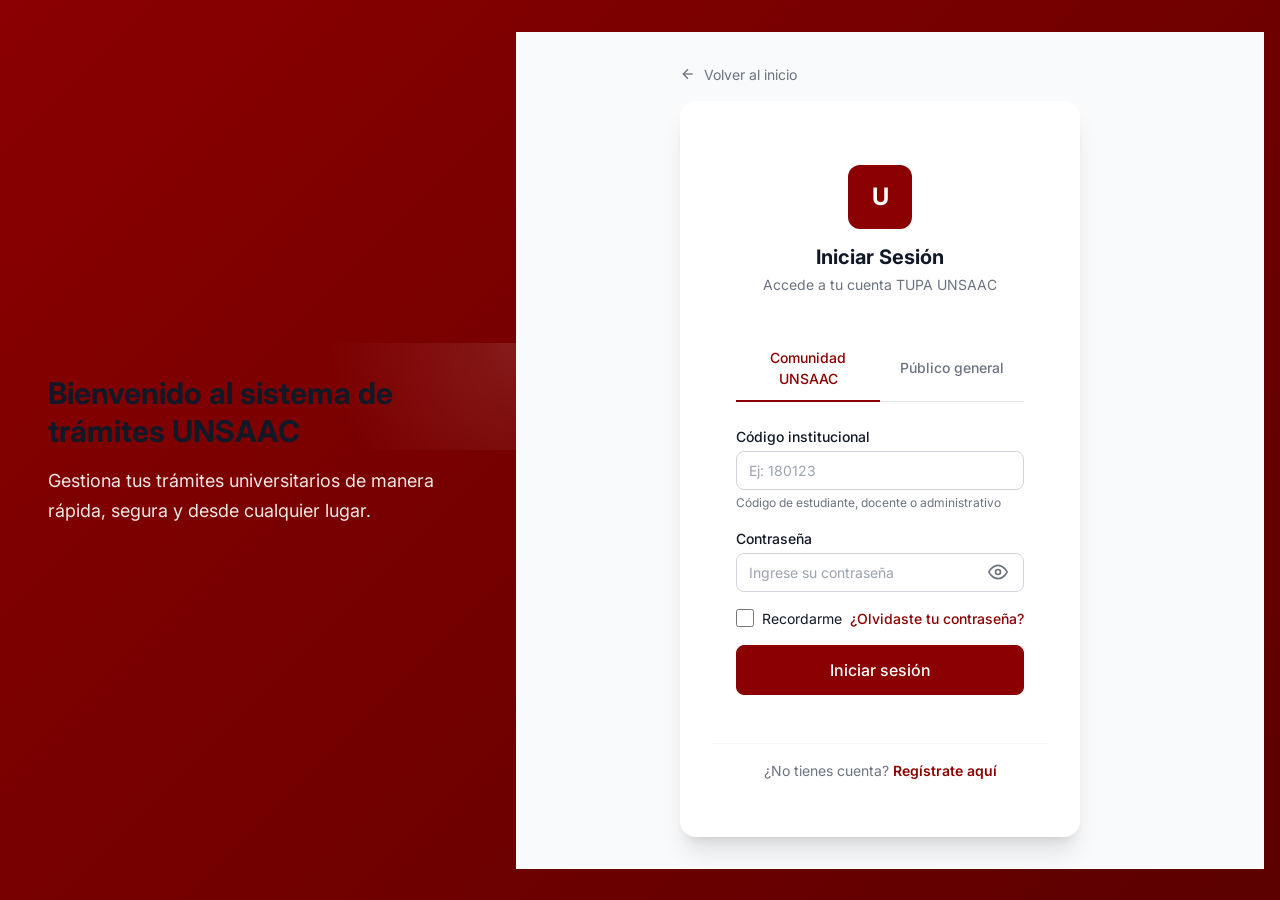
<file: frontend/dashboard.html>
<!DOCTYPE html>
<html lang="es">
<head>
    <meta charset="UTF-8">
    <meta name="viewport" content="width=device-width, initial-scale=1.0">
    <title>Panel - TUPA UNSAAC</title>
    <link rel="preconnect" href="https://fonts.googleapis.com">
    <link rel="preconnect" href="https://fonts.gstatic.com" crossorigin>
    <link href="https://fonts.googleapis.com/css2?family=Inter:wght@400;500;600;700&display=swap" rel="stylesheet">
    <link rel="stylesheet" href="css/styles.css">
    <style>
        /* Stats grid */
        .stats-grid {
            display: grid;
            grid-template-columns: 1fr 1fr;
            gap: var(--space-4);
            margin-bottom: var(--space-8);
        }

        .stat-card {
            background: var(--bg-primary);
            border: 1px solid var(--color-gray-200);
            border-radius: var(--radius-xl);
            padding: var(--space-5);
        }

        .stat-card-header {
            display: flex;
            align-items: center;
            justify-content: space-between;
            margin-bottom: var(--space-3);
        }

        .stat-icon {
            width: 44px;
            height: 44px;
            border-radius: var(--radius-lg);
            display: flex;
            align-items: center;
            justify-content: center;
        }

        .stat-icon.primary { background: var(--color-primary-50); color: var(--color-primary); }
        .stat-icon.info { background: var(--color-info-light); color: var(--color-info-dark); }
        .stat-icon.success { background: var(--color-success-light); color: var(--color-success-dark); }
        .stat-icon.warning { background: var(--color-warning-light); color: var(--color-warning-dark); }

        .stat-value {
            font-size: var(--text-3xl);
            font-weight: var(--font-bold);
            color: var(--text-primary);
            line-height: 1;
        }

        .stat-label {
            font-size: var(--text-sm);
            color: var(--text-tertiary);
            margin-top: var(--space-2);
        }

        .welcome-banner {
            background: linear-gradient(135deg, var(--color-primary) 0%, var(--color-primary-dark) 100%);
            border-radius: var(--radius-xl);
            padding: var(--space-6);
            color: white;
            margin-bottom: var(--space-8);
        }

        .welcome-title {
            font-size: var(--text-xl);
            font-weight: var(--font-bold);
            margin-bottom: var(--space-2);
        }

        .welcome-text {
            font-size: var(--text-sm);
            opacity: 0.9;
            margin-bottom: var(--space-4);
        }

        .welcome-banner .btn {
            background: white;
            color: var(--color-primary);
        }

        .section-row {
            display: flex;
            align-items: center;
            justify-content: space-between;
            margin-bottom: var(--space-4);
        }

        @media (min-width: 768px) {
            .stats-grid {
                grid-template-columns: repeat(4, 1fr);
            }
        }

        /* Notificaciones */
        .notif-wrapper { position: relative; }
        .notif-bell {
            position: relative;
            background: none; border: none; cursor: pointer;
            width: 40px; height: 40px; border-radius: var(--radius-lg);
            display: flex; align-items: center; justify-content: center;
            color: var(--text-secondary);
            transition: background var(--transition-fast);
        }
        .notif-bell:hover { background: var(--color-gray-100); }
        .notif-badge {
            position: absolute; top: 4px; right: 4px;
            min-width: 17px; height: 17px; padding: 0 4px;
            background: var(--color-error, #dc2626); color: white;
            border-radius: var(--radius-full);
            font-size: 10px; font-weight: var(--font-bold);
            display: flex; align-items: center; justify-content: center;
        }
        .notif-panel {
            display: none;
            position: absolute; right: 0; top: calc(100% + 8px);
            width: 340px; max-width: calc(100vw - 32px);
            background: var(--bg-primary);
            border: 1px solid var(--color-gray-200);
            border-radius: var(--radius-xl);
            box-shadow: 0 10px 30px rgba(0,0,0,0.12);
            z-index: 200;
        }
        .notif-panel.active { display: block; }
        .notif-panel-header {
            display: flex; align-items: center; justify-content: space-between;
            padding: var(--space-3) var(--space-4);
            border-bottom: 1px solid var(--color-gray-200);
            font-weight: var(--font-semibold); font-size: var(--text-sm);
        }
        .notif-mark-all {
            background: none; border: none; cursor: pointer;
            color: var(--color-primary); font-size: var(--text-xs);
        }
        .notif-list { max-height: 380px; overflow-y: auto; }
        .notif-item {
            display: flex; gap: var(--space-3);
            padding: var(--space-3) var(--space-4);
            cursor: pointer; transition: background var(--transition-fast);
            border-bottom: 1px solid var(--color-gray-100);
        }
        .notif-item:last-child { border-bottom: none; }
        .notif-item:hover { background: var(--color-gray-50); }
        .notif-item.unread { background: var(--color-primary-50); }
        .notif-item-icon {
            width: 34px; height: 34px; border-radius: var(--radius-full);
            display: flex; align-items: center; justify-content: center;
            flex-shrink: 0;
        }
        .notif-item-icon.cambio_estado { background: var(--color-info-light); color: var(--color-info-dark); }
        .notif-item-icon.observacion { background: var(--color-warning-light); color: var(--color-warning-dark); }
        .notif-item-icon.aprobado { background: var(--color-success-light); color: var(--color-success-dark); }
        .notif-item-icon.rechazado { background: #fee2e2; color: #b91c1c; }
        .notif-item-msg { font-size: var(--text-sm); color: var(--text-primary); line-height: 1.4; }
        .notif-item-date { font-size: var(--text-xs); color: var(--text-tertiary); margin-top: 2px; }
        .notif-empty { padding: var(--space-6); text-align: center; font-size: var(--text-sm); color: var(--text-tertiary); }
    </style>
</head>
<body>
    <!-- Navbar -->
    <nav class="navbar">
        <button class="navbar-toggle" id="sidebar-toggle" aria-label="Menú">
            <svg xmlns="http://www.w3.org/2000/svg" width="24" height="24" viewBox="0 0 24 24" fill="none" stroke="currentColor" stroke-width="2"><line x1="3" y1="12" x2="21" y2="12"></line><line x1="3" y1="6" x2="21" y2="6"></line><line x1="3" y1="18" x2="21" y2="18"></line></svg>
        </button>
        <a href="dashboard.html" class="navbar-brand">
            <div class="navbar-avatar" style="border-radius: var(--radius-lg);">U</div>
            <span>TUPA UNSAAC</span>
        </a>
        <div class="navbar-content">
            <div></div>
            <div class="navbar-actions">
                <div class="notif-wrapper">
                    <button class="notif-bell" id="notif-bell" aria-label="Notificaciones">
                        <svg xmlns="http://www.w3.org/2000/svg" width="20" height="20" viewBox="0 0 24 24" fill="none" stroke="currentColor" stroke-width="2"><path d="M18 8A6 6 0 0 0 6 8c0 7-3 9-3 9h18s-3-2-3-9"></path><path d="M13.73 21a2 2 0 0 1-3.46 0"></path></svg>
                        <span class="notif-badge" id="notif-badge" style="display:none;">0</span>
                    </button>
                    <div class="notif-panel" id="notif-panel">
                        <div class="notif-panel-header">
                            <span>Notificaciones</span>
                            <button class="notif-mark-all" id="notif-mark-all">Marcar todas como leídas</button>
                        </div>
                        <div class="notif-list" id="notif-list">
                            <div class="notif-empty">Cargando...</div>
                        </div>
                    </div>
                </div>
                <div class="navbar-user" id="navbar-user">
                    <div class="navbar-avatar" id="user-avatar">U</div>
                    <div class="navbar-user-info">
                        <div class="navbar-user-name" id="user-name">Usuario</div>
                        <div class="navbar-user-role" id="user-role">usuario</div>
                    </div>
                </div>
            </div>
        </div>
    </nav>

    <!-- Sidebar -->
    <div class="sidebar-overlay" id="sidebar-overlay"></div>
    <aside class="sidebar" id="sidebar">
        <nav class="sidebar-nav">
            <div class="sidebar-section">
                <div class="sidebar-section-title">Principal</div>
                <a href="dashboard.html" class="sidebar-link active">
                    <svg class="sidebar-link-icon" xmlns="http://www.w3.org/2000/svg" viewBox="0 0 24 24" fill="none" stroke="currentColor" stroke-width="2"><rect x="3" y="3" width="7" height="7"></rect><rect x="14" y="3" width="7" height="7"></rect><rect x="14" y="14" width="7" height="7"></rect><rect x="3" y="14" width="7" height="7"></rect></svg>
                    Panel
                </a>
                <a href="mis-tramites.html" class="sidebar-link">
                    <svg class="sidebar-link-icon" xmlns="http://www.w3.org/2000/svg" viewBox="0 0 24 24" fill="none" stroke="currentColor" stroke-width="2"><path d="M14 2H6a2 2 0 0 0-2 2v16a2 2 0 0 0 2 2h12a2 2 0 0 0 2-2V8z"></path><polyline points="14 2 14 8 20 8"></polyline></svg>
                    Mis trámites
                </a>
                <a href="tramite-nuevo.html" class="sidebar-link">
                    <svg class="sidebar-link-icon" xmlns="http://www.w3.org/2000/svg" viewBox="0 0 24 24" fill="none" stroke="currentColor" stroke-width="2"><line x1="12" y1="5" x2="12" y2="19"></line><line x1="5" y1="12" x2="19" y2="12"></line></svg>
                    Nuevo trámite
                </a>
            </div>
            <div class="sidebar-section">
                <div class="sidebar-section-title">Cuenta</div>
                <a href="perfil.html" class="sidebar-link">
                    <svg class="sidebar-link-icon" xmlns="http://www.w3.org/2000/svg" viewBox="0 0 24 24" fill="none" stroke="currentColor" stroke-width="2"><path d="M20 21v-2a4 4 0 0 0-4-4H8a4 4 0 0 0-4 4v2"></path><circle cx="12" cy="7" r="4"></circle></svg>
                    Mi perfil
                </a>
                <a href="#" class="sidebar-link" id="logout-link">
                    <svg class="sidebar-link-icon" xmlns="http://www.w3.org/2000/svg" viewBox="0 0 24 24" fill="none" stroke="currentColor" stroke-width="2"><path d="M9 21H5a2 2 0 0 1-2-2V5a2 2 0 0 1 2-2h4"></path><polyline points="16 17 21 12 16 7"></polyline><line x1="21" y1="12" x2="9" y2="12"></line></svg>
                    Cerrar sesión
                </a>
            </div>
        </nav>
    </aside>

    <!-- Main -->
    <div class="main-layout">
        <main class="main-content">
            <h1 class="page-title">Panel principal</h1>

            <!-- Welcome banner -->
            <div class="welcome-banner">
                <h2 class="welcome-title">Hola, <span id="welcome-name">Usuario</span> 👋<span id="welcome-tipo"></span></h2>
                <p class="welcome-text">Bienvenido a tu panel de trámites universitarios.</p>
                <a href="tramite-nuevo.html" class="btn">Iniciar nuevo trámite</a>
            </div>

            <!-- Stats -->
            <div class="stats-grid">
                <div class="stat-card">
                    <div class="stat-card-header">
                        <div class="stat-icon primary">
                            <svg width="22" height="22" xmlns="http://www.w3.org/2000/svg" viewBox="0 0 24 24" fill="none" stroke="currentColor" stroke-width="2"><path d="M14 2H6a2 2 0 0 0-2 2v16a2 2 0 0 0 2 2h12a2 2 0 0 0 2-2V8z"></path></svg>
                        </div>
                    </div>
                    <div class="stat-value" id="stat-activos">0</div>
                    <div class="stat-label">Trámites activos</div>
                </div>
                <div class="stat-card">
                    <div class="stat-card-header">
                        <div class="stat-icon info">
                            <svg width="22" height="22" xmlns="http://www.w3.org/2000/svg" viewBox="0 0 24 24" fill="none" stroke="currentColor" stroke-width="2"><circle cx="12" cy="12" r="10"></circle><polyline points="12 6 12 12 16 14"></polyline></svg>
                        </div>
                    </div>
                    <div class="stat-value" id="stat-revision">0</div>
                    <div class="stat-label">En revisión</div>
                </div>
                <div class="stat-card">
                    <div class="stat-card-header">
                        <div class="stat-icon success">
                            <svg width="22" height="22" xmlns="http://www.w3.org/2000/svg" viewBox="0 0 24 24" fill="none" stroke="currentColor" stroke-width="2"><path d="M22 11.08V12a10 10 0 1 1-5.93-9.14"></path><polyline points="22 4 12 14.01 9 11.01"></polyline></svg>
                        </div>
                    </div>
                    <div class="stat-value" id="stat-completados">0</div>
                    <div class="stat-label">Completados</div>
                </div>
                <div class="stat-card">
                    <div class="stat-card-header">
                        <div class="stat-icon warning">
                            <svg width="22" height="22" xmlns="http://www.w3.org/2000/svg" viewBox="0 0 24 24" fill="none" stroke="currentColor" stroke-width="2"><path d="M10.29 3.86L1.82 18a2 2 0 0 0 1.71 3h16.94a2 2 0 0 0 1.71-3L13.71 3.86a2 2 0 0 0-3.42 0z"></path><line x1="12" y1="9" x2="12" y2="13"></line><line x1="12" y1="17" x2="12.01" y2="17"></line></svg>
                        </div>
                    </div>
                    <div class="stat-value" id="stat-observados">0</div>
                    <div class="stat-label">Observados</div>
                </div>
            </div>

            <!-- Recent / Empty state -->
            <div class="section-row">
                <h2 class="section-title" style="margin: 0;">Trámites recientes</h2>
                <a href="mis-tramites.html" class="btn btn-ghost btn-sm">Ver todos</a>
            </div>

            <div class="card">
                <div class="card-body" id="recent-container">
                    <!-- Loading -->
                    <div id="recent-loading" style="text-align:center; padding: var(--space-8);">
                        <div class="spinner" style="margin: 0 auto;"></div>
                    </div>

                    <!-- Empty state -->
                    <div class="empty-state" id="empty-state" style="display:none;">
                        <div class="empty-state-icon">
                            <svg width="80" height="80" xmlns="http://www.w3.org/2000/svg" viewBox="0 0 24 24" fill="none" stroke="currentColor" stroke-width="1.5"><path d="M14 2H6a2 2 0 0 0-2 2v16a2 2 0 0 0 2 2h12a2 2 0 0 0 2-2V8z"></path><polyline points="14 2 14 8 20 8"></polyline><line x1="16" y1="13" x2="8" y2="13"></line><line x1="16" y1="17" x2="8" y2="17"></line></svg>
                        </div>
                        <h3 class="empty-state-title">Aún no tienes trámites</h3>
                        <p class="empty-state-message">Explora el catálogo TUPA y comienza tu primer trámite universitario de forma rápida y sencilla.</p>
                        <a href="tramite-nuevo.html" class="btn btn-primary">Ver catálogo TUPA</a>
                    </div>

                    <!-- List -->
                    <div id="recent-list" style="display:none;"></div>
                </div>
            </div>
        </main>
    </div>

    <script src="js/api.js?v=3"></script>
    <script src="js/main.js?v=3"></script>
    <script>
        const user = App.checkAuth();

        if (user) {
            // Set user info
            const initials = (user.nombre || 'U').charAt(0).toUpperCase();
            const tipoInfo = App.getUserTipo(user);
            document.getElementById('user-avatar').textContent = initials;
            document.getElementById('user-name').textContent = user.nombre || 'Usuario';
            document.getElementById('user-role').textContent = tipoInfo.label || 'Público general';

            // Bienvenida personalizada por tipo de usuario
            document.getElementById('welcome-name').textContent = (user.nombre || 'Usuario').split(' ')[0];
            if (tipoInfo.label) {
                document.getElementById('welcome-tipo').textContent = ` — ${tipoInfo.label}`;
            }
        }

        // ===== Notificaciones =====
        const notifBell = document.getElementById('notif-bell');
        const notifPanel = document.getElementById('notif-panel');
        const notifBadge = document.getElementById('notif-badge');
        const notifList = document.getElementById('notif-list');

        const notifIcons = {
            cambio_estado: '<svg width="16" height="16" xmlns="http://www.w3.org/2000/svg" viewBox="0 0 24 24" fill="none" stroke="currentColor" stroke-width="2"><circle cx="12" cy="12" r="10"></circle><polyline points="12 6 12 12 16 14"></polyline></svg>',
            observacion: '<svg width="16" height="16" xmlns="http://www.w3.org/2000/svg" viewBox="0 0 24 24" fill="none" stroke="currentColor" stroke-width="2"><path d="M10.29 3.86L1.82 18a2 2 0 0 0 1.71 3h16.94a2 2 0 0 0 1.71-3L13.71 3.86a2 2 0 0 0-3.42 0z"></path><line x1="12" y1="9" x2="12" y2="13"></line><line x1="12" y1="17" x2="12.01" y2="17"></line></svg>',
            aprobado: '<svg width="16" height="16" xmlns="http://www.w3.org/2000/svg" viewBox="0 0 24 24" fill="none" stroke="currentColor" stroke-width="2"><path d="M22 11.08V12a10 10 0 1 1-5.93-9.14"></path><polyline points="22 4 12 14.01 9 11.01"></polyline></svg>',
            rechazado: '<svg width="16" height="16" xmlns="http://www.w3.org/2000/svg" viewBox="0 0 24 24" fill="none" stroke="currentColor" stroke-width="2"><circle cx="12" cy="12" r="10"></circle><line x1="15" y1="9" x2="9" y2="15"></line><line x1="9" y1="9" x2="15" y2="15"></line></svg>'
        };

        function updateBadge(count) {
            notifBadge.textContent = count > 9 ? '9+' : count;
            notifBadge.style.display = count > 0 ? 'flex' : 'none';
        }

        async function loadNotificaciones() {
            try {
                const response = await API.get('notificaciones/listar.php');
                if (!response.success) return;

                updateBadge(response.data.no_leidas);
                const items = response.data.notificaciones;

                if (items.length === 0) {
                    notifList.innerHTML = '<div class="notif-empty">No tienes notificaciones</div>';
                    return;
                }

                notifList.innerHTML = items.map(n => `
                    <div class="notif-item ${n.leida == 0 ? 'unread' : ''}" data-id="${n.id}" data-tramite="${n.tramite_id || ''}" data-leida="${n.leida}">
                        <div class="notif-item-icon ${n.tipo}">${notifIcons[n.tipo] || notifIcons.cambio_estado}</div>
                        <div>
                            <div class="notif-item-msg">${App.escapeHtml(n.mensaje)}</div>
                            <div class="notif-item-date">${App.formatRelativeDate(n.created_at)}</div>
                        </div>
                    </div>
                `).join('');

                notifList.querySelectorAll('.notif-item').forEach(item => {
                    item.addEventListener('click', async () => {
                        const id = parseInt(item.dataset.id);
                        const tramiteId = item.dataset.tramite;

                        // Marcar como leída al hacer click
                        if (item.dataset.leida == 0) {
                            try {
                                await API.post('notificaciones/marcar-leida.php', { id });
                                item.classList.remove('unread');
                                item.dataset.leida = '1';
                                const unread = notifList.querySelectorAll('.notif-item.unread').length;
                                updateBadge(unread);
                            } catch (e) { /* silent */ }
                        }

                        if (tramiteId) {
                            window.location.href = `detalle.html?id=${tramiteId}`;
                        }
                    });
                });
            } catch (e) {
                notifList.innerHTML = '<div class="notif-empty">No se pudieron cargar las notificaciones</div>';
            }
        }

        notifBell.addEventListener('click', (e) => {
            e.stopPropagation();
            notifPanel.classList.toggle('active');
        });

        document.addEventListener('click', (e) => {
            if (!notifPanel.contains(e.target)) {
                notifPanel.classList.remove('active');
            }
        });

        document.getElementById('notif-mark-all').addEventListener('click', async () => {
            try {
                await API.post('notificaciones/marcar-leida.php', { todas: true });
                notifList.querySelectorAll('.notif-item.unread').forEach(i => {
                    i.classList.remove('unread');
                    i.dataset.leida = '1';
                });
                updateBadge(0);
            } catch (e) { /* silent */ }
        });

        loadNotificaciones();

        // Logout
        document.getElementById('logout-link').addEventListener('click', (e) => {
            e.preventDefault();
            App.logout();
        });

        // Load tramites
        async function loadDashboard() {
            try {
                const response = await API.get('tramites/listar.php', { limit: 5 });

                document.getElementById('recent-loading').style.display = 'none';

                if (response.success && response.data.tramites.length > 0) {
                    const tramites = response.data.tramites;

                    // Calculate stats
                    let activos = 0, revision = 0, completados = 0, observados = 0;
                    tramites.forEach(t => {
                        if (['pendiente', 'en_proceso'].includes(t.estado)) activos++;
                        if (t.estado === 'en_proceso') revision++;
                        if (t.estado === 'aprobado') completados++;
                        if (t.estado === 'observado') observados++;
                    });

                    document.getElementById('stat-activos').textContent = activos;
                    document.getElementById('stat-revision').textContent = revision;
                    document.getElementById('stat-completados').textContent = completados;
                    document.getElementById('stat-observados').textContent = observados;

                    // Render list
                    renderRecent(tramites);
                } else {
                    document.getElementById('empty-state').style.display = 'flex';
                }
            } catch (error) {
                document.getElementById('recent-loading').style.display = 'none';
                document.getElementById('empty-state').style.display = 'flex';
                App.showToast(error.message, 'error');
            }
        }

        function renderRecent(tramites) {
            const list = document.getElementById('recent-list');
            list.style.display = 'block';
            list.innerHTML = `<div class="table-container"><table class="table">
                <thead><tr><th>Expediente</th><th>Procedimiento</th><th>Estado</th><th>Fecha</th></tr></thead>
                <tbody>${tramites.map(t => `
                    <tr style="cursor:pointer" onclick="location.href='detalle.html?id=${t.id}'">
                        <td><strong>${App.escapeHtml(t.numero_expediente)}</strong></td>
                        <td>${App.escapeHtml(t.procedimiento_nombre)}</td>
                        <td><span class="badge badge-${t.estado}">${App.getEstadoText(t.estado)}</span></td>
                        <td>${App.formatDate(t.fecha_inicio, {day:'numeric', month:'short', year:'numeric'})}</td>
                    </tr>
                `).join('')}</tbody>
            </table></div>`;
        }

        loadDashboard();
    </script>
</body>
</html>
</file>
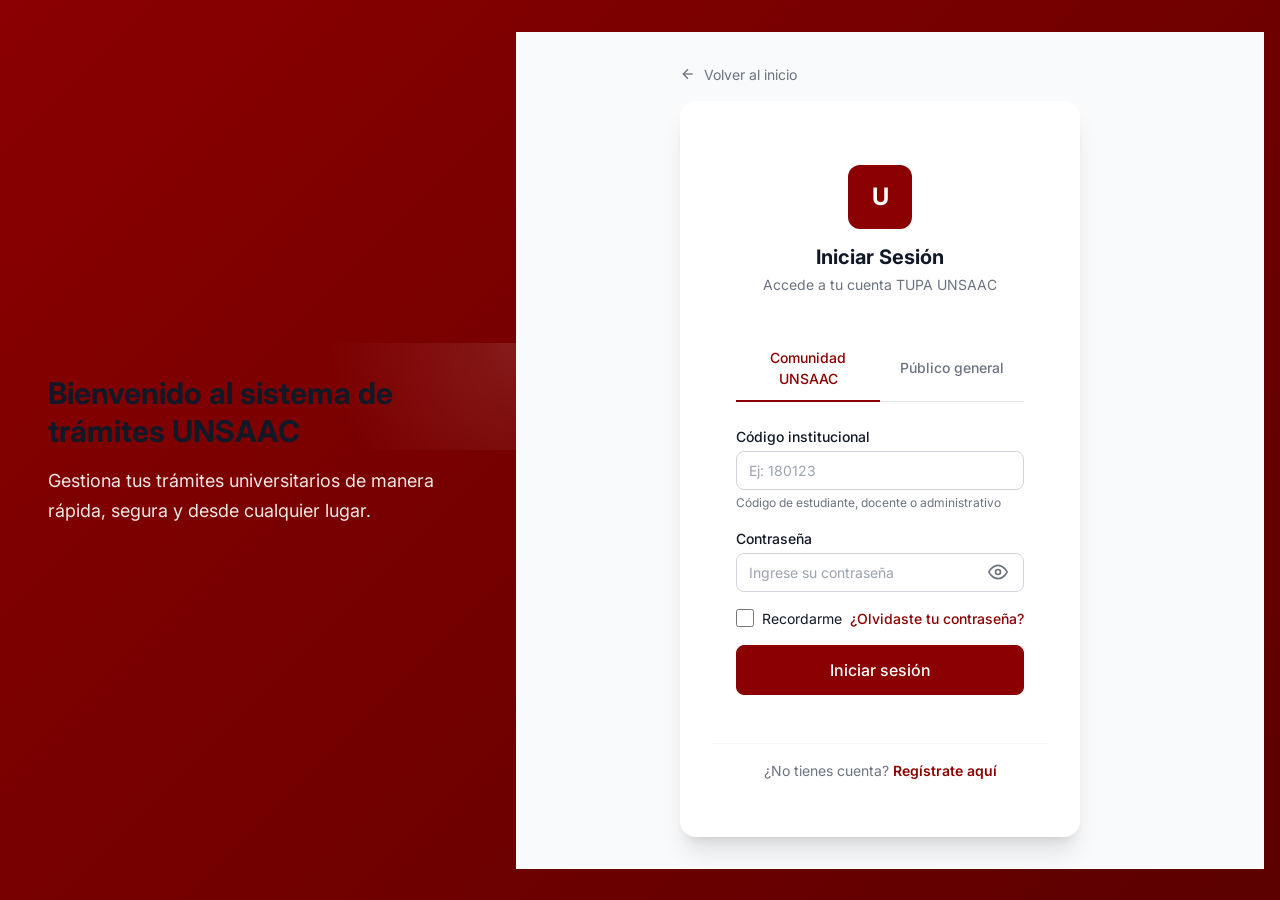
<file: frontend/detalle.html>
<!DOCTYPE html>
<html lang="es">
<head>
    <meta charset="UTF-8">
    <meta name="viewport" content="width=device-width, initial-scale=1.0">
    <title>Detalle del Trámite - TUPA UNSAAC</title>
    <link rel="preconnect" href="https://fonts.googleapis.com">
    <link rel="preconnect" href="https://fonts.gstatic.com" crossorigin>
    <link href="https://fonts.googleapis.com/css2?family=Inter:wght@400;500;600;700&display=swap" rel="stylesheet">
    <link rel="stylesheet" href="css/styles.css">
    <style>
        .detail-grid {
            display: grid;
            grid-template-columns: 1fr;
            gap: var(--space-6);
        }

        .back-btn {
            display: inline-flex;
            align-items: center;
            gap: var(--space-2);
            color: var(--text-secondary);
            font-size: var(--text-sm);
            font-weight: var(--font-medium);
            margin-bottom: var(--space-4);
        }

        .back-btn:hover { color: var(--text-primary); }

        .detail-header {
            display: flex;
            justify-content: space-between;
            align-items: flex-start;
            flex-wrap: wrap;
            gap: var(--space-4);
            margin-bottom: var(--space-6);
        }

        .detail-expediente {
            font-size: var(--text-2xl);
            font-weight: var(--font-bold);
            color: var(--text-primary);
        }

        .detail-proc {
            font-size: var(--text-base);
            color: var(--text-tertiary);
            margin-top: var(--space-1);
        }

        .info-list { display: flex; flex-direction: column; gap: var(--space-3); }
        .info-row {
            display: flex;
            justify-content: space-between;
            padding: var(--space-2) 0;
            border-bottom: 1px solid var(--color-gray-100);
        }
        .info-row:last-child { border-bottom: none; }
        .info-row-label { font-size: var(--text-sm); color: var(--text-tertiary); }
        .info-row-value { font-size: var(--text-sm); font-weight: var(--font-medium); color: var(--text-primary); text-align: right; }

        /* Payment */
        .payment-box {
            display: flex;
            align-items: center;
            justify-content: space-between;
            padding: var(--space-4);
            border-radius: var(--radius-lg);
            background: var(--color-gray-50);
        }
        .payment-amount { font-size: var(--text-2xl); font-weight: var(--font-bold); color: var(--color-primary); }

        /* Files */
        .file-item {
            display: flex;
            align-items: center;
            gap: var(--space-3);
            padding: var(--space-3);
            border: 1px solid var(--color-gray-200);
            border-radius: var(--radius-lg);
            margin-bottom: var(--space-2);
        }
        .file-icon {
            width: 40px; height: 40px;
            background: var(--color-primary-50);
            color: var(--color-primary);
            border-radius: var(--radius-lg);
            display: flex; align-items: center; justify-content: center;
            flex-shrink: 0;
        }
        .file-info { flex: 1; min-width: 0; }
        .file-name { font-size: var(--text-sm); font-weight: var(--font-medium); color: var(--text-primary); }
        .file-meta { font-size: var(--text-xs); color: var(--text-tertiary); }

        @media (min-width: 1024px) {
            .detail-grid { grid-template-columns: 1fr 380px; align-items: start; }
        }
    </style>
</head>
<body>
    <nav class="navbar">
        <button class="navbar-toggle" id="sidebar-toggle" aria-label="Menú">
            <svg xmlns="http://www.w3.org/2000/svg" width="24" height="24" viewBox="0 0 24 24" fill="none" stroke="currentColor" stroke-width="2"><line x1="3" y1="12" x2="21" y2="12"></line><line x1="3" y1="6" x2="21" y2="6"></line><line x1="3" y1="18" x2="21" y2="18"></line></svg>
        </button>
        <a href="dashboard.html" class="navbar-brand">
            <div class="navbar-avatar" style="border-radius: var(--radius-lg);">U</div>
            <span>TUPA UNSAAC</span>
        </a>
        <div class="navbar-content">
            <div></div>
            <div class="navbar-actions">
                <div class="navbar-user">
                    <div class="navbar-avatar" id="user-avatar">U</div>
                    <div class="navbar-user-info">
                        <div class="navbar-user-name" id="user-name">Usuario</div>
                        <div class="navbar-user-role" id="user-role">usuario</div>
                    </div>
                </div>
            </div>
        </div>
    </nav>

    <div class="sidebar-overlay" id="sidebar-overlay"></div>
    <aside class="sidebar" id="sidebar">
        <nav class="sidebar-nav">
            <div class="sidebar-section">
                <div class="sidebar-section-title">Principal</div>
                <a href="dashboard.html" class="sidebar-link">
                    <svg class="sidebar-link-icon" xmlns="http://www.w3.org/2000/svg" viewBox="0 0 24 24" fill="none" stroke="currentColor" stroke-width="2"><rect x="3" y="3" width="7" height="7"></rect><rect x="14" y="3" width="7" height="7"></rect><rect x="14" y="14" width="7" height="7"></rect><rect x="3" y="14" width="7" height="7"></rect></svg>
                    Panel
                </a>
                <a href="mis-tramites.html" class="sidebar-link active">
                    <svg class="sidebar-link-icon" xmlns="http://www.w3.org/2000/svg" viewBox="0 0 24 24" fill="none" stroke="currentColor" stroke-width="2"><path d="M14 2H6a2 2 0 0 0-2 2v16a2 2 0 0 0 2 2h12a2 2 0 0 0 2-2V8z"></path><polyline points="14 2 14 8 20 8"></polyline></svg>
                    Mis trámites
                </a>
                <a href="tramite-nuevo.html" class="sidebar-link">
                    <svg class="sidebar-link-icon" xmlns="http://www.w3.org/2000/svg" viewBox="0 0 24 24" fill="none" stroke="currentColor" stroke-width="2"><line x1="12" y1="5" x2="12" y2="19"></line><line x1="5" y1="12" x2="19" y2="12"></line></svg>
                    Nuevo trámite
                </a>
            </div>
            <div class="sidebar-section">
                <div class="sidebar-section-title">Cuenta</div>
                <a href="perfil.html" class="sidebar-link">
                    <svg class="sidebar-link-icon" xmlns="http://www.w3.org/2000/svg" viewBox="0 0 24 24" fill="none" stroke="currentColor" stroke-width="2"><path d="M20 21v-2a4 4 0 0 0-4-4H8a4 4 0 0 0-4 4v2"></path><circle cx="12" cy="7" r="4"></circle></svg>
                    Mi perfil
                </a>
                <a href="#" class="sidebar-link" id="logout-link">
                    <svg class="sidebar-link-icon" xmlns="http://www.w3.org/2000/svg" viewBox="0 0 24 24" fill="none" stroke="currentColor" stroke-width="2"><path d="M9 21H5a2 2 0 0 1-2-2V5a2 2 0 0 1 2-2h4"></path><polyline points="16 17 21 12 16 7"></polyline><line x1="21" y1="12" x2="9" y2="12"></line></svg>
                    Cerrar sesión
                </a>
            </div>
        </nav>
    </aside>

    <div class="main-layout">
        <main class="main-content">
            <a href="mis-tramites.html" class="back-btn">
                <svg width="16" height="16" xmlns="http://www.w3.org/2000/svg" viewBox="0 0 24 24" fill="none" stroke="currentColor" stroke-width="2"><line x1="19" y1="12" x2="5" y2="12"></line><polyline points="12 19 5 12 12 5"></polyline></svg>
                Volver a mis trámites
            </a>

            <!-- Loading -->
            <div id="loading" style="text-align:center; padding: var(--space-12);">
                <div class="spinner spinner-lg" style="margin: 0 auto;"></div>
            </div>

            <!-- Error -->
            <div class="empty-state" id="error-state" style="display:none;">
                <div class="empty-state-icon">
                    <svg width="80" height="80" xmlns="http://www.w3.org/2000/svg" viewBox="0 0 24 24" fill="none" stroke="currentColor" stroke-width="1.5"><circle cx="12" cy="12" r="10"></circle><line x1="12" y1="8" x2="12" y2="12"></line><line x1="12" y1="16" x2="12.01" y2="16"></line></svg>
                </div>
                <h3 class="empty-state-title">Trámite no encontrado</h3>
                <p class="empty-state-message" id="error-msg">No se pudo cargar el trámite solicitado.</p>
                <a href="mis-tramites.html" class="btn btn-primary">Volver</a>
            </div>

            <!-- Content -->
            <div id="content" style="display:none;">
                <div class="detail-header">
                    <div>
                        <div class="detail-expediente" id="d-expediente">EXP-2026-00001</div>
                        <div class="detail-proc" id="d-proc">Procedimiento</div>
                    </div>
                    <span class="badge" id="d-estado" style="font-size: var(--text-sm); padding: var(--space-2) var(--space-4);">Estado</span>
                </div>

                <div class="detail-grid">
                    <!-- Left column -->
                    <div style="display:flex; flex-direction:column; gap: var(--space-6);">
                        <!-- Timeline -->
                        <div class="card">
                            <div class="card-header"><h3 class="card-title">Seguimiento del trámite</h3></div>
                            <div class="card-body">
                                <div class="timeline" id="timeline"></div>
                            </div>
                        </div>

                        <!-- Documents -->
                        <div class="card">
                            <div class="card-header" style="display:flex; justify-content:space-between; align-items:center;">
                                <h3 class="card-title">Documentos adjuntos</h3>
                                <button class="btn btn-outline btn-sm" id="btn-upload">
                                    <svg width="16" height="16" xmlns="http://www.w3.org/2000/svg" viewBox="0 0 24 24" fill="none" stroke="currentColor" stroke-width="2"><path d="M21 15v4a2 2 0 0 1-2 2H5a2 2 0 0 1-2-2v-4"></path><polyline points="17 8 12 3 7 8"></polyline><line x1="12" y1="3" x2="12" y2="15"></line></svg>
                                    Subir
                                </button>
                                <input type="file" id="file-input" accept=".pdf,.jpg,.jpeg,.png" style="display:none;">
                            </div>
                            <div class="card-body">
                                <div id="files-list"></div>
                                <div id="files-empty" class="text-muted" style="text-align:center; padding: var(--space-4); font-size: var(--text-sm);">
                                    No hay documentos adjuntos
                                </div>
                            </div>
                        </div>
                    </div>

                    <!-- Right column -->
                    <div style="display:flex; flex-direction:column; gap: var(--space-6);">
                        <!-- Info -->
                        <div class="card">
                            <div class="card-header"><h3 class="card-title">Información</h3></div>
                            <div class="card-body">
                                <div class="info-list">
                                    <div class="info-row">
                                        <span class="info-row-label">Dependencia</span>
                                        <span class="info-row-value" id="d-dependencia">-</span>
                                    </div>
                                    <div class="info-row">
                                        <span class="info-row-label">Código</span>
                                        <span class="info-row-value" id="d-codigo">-</span>
                                    </div>
                                    <div class="info-row">
                                        <span class="info-row-label">Fecha inicio</span>
                                        <span class="info-row-value" id="d-fecha">-</span>
                                    </div>
                                    <div class="info-row">
                                        <span class="info-row-label">Plazo</span>
                                        <span class="info-row-value" id="d-plazo">-</span>
                                    </div>
                                </div>
                            </div>
                        </div>

                        <!-- Payment -->
                        <div class="card">
                            <div class="card-header"><h3 class="card-title">Estado de pago</h3></div>
                            <div class="card-body">
                                <div class="payment-box">
                                    <div>
                                        <div class="text-muted" style="font-size: var(--text-xs);">Costo del trámite</div>
                                        <div class="payment-amount" id="d-costo">S/. 0.00</div>
                                    </div>
                                    <span class="badge badge-success" id="d-pago-estado">Sin costo</span>
                                </div>
                            </div>
                        </div>

                        <!-- Requisitos -->
                        <div class="card">
                            <div class="card-header"><h3 class="card-title">Requisitos</h3></div>
                            <div class="card-body">
                                <p style="font-size: var(--text-sm); color: var(--text-secondary); white-space: pre-line;" id="d-requisitos">-</p>
                            </div>
                        </div>
                    </div>
                </div>
            </div>
        </main>
    </div>

    <script src="js/api.js?v=3"></script>
    <script src="js/main.js?v=3"></script>
    <script>
        const user = App.checkAuth();
        if (user) {
            document.getElementById('user-avatar').textContent = (user.nombre || 'U').charAt(0).toUpperCase();
            document.getElementById('user-name').textContent = user.nombre || 'Usuario';
            document.getElementById('user-role').textContent = user.rol || 'usuario';
        }

        document.getElementById('logout-link').addEventListener('click', (e) => {
            e.preventDefault();
            App.logout();
        });

        const tramiteId = App.getUrlParam('id');

        function timelineMarker(estado) {
            const m = {
                'pendiente': 'timeline-marker-warning',
                'en_proceso': 'timeline-marker-info',
                'observado': 'timeline-marker-warning',
                'aprobado': 'timeline-marker-success',
                'rechazado': 'timeline-marker-error'
            };
            return m[estado] || 'timeline-marker-primary';
        }

        function fileIcon() {
            return `<svg width="20" height="20" xmlns="http://www.w3.org/2000/svg" viewBox="0 0 24 24" fill="none" stroke="currentColor" stroke-width="2"><path d="M14 2H6a2 2 0 0 0-2 2v16a2 2 0 0 0 2 2h12a2 2 0 0 0 2-2V8z"></path><polyline points="14 2 14 8 20 8"></polyline></svg>`;
        }

        async function loadDetalle() {
            if (!tramiteId) {
                showError('No se especificó un trámite');
                return;
            }

            try {
                const response = await API.get('tramites/detalle.php', { id: tramiteId });
                document.getElementById('loading').style.display = 'none';

                if (response.success) {
                    render(response.data);
                } else {
                    showError(response.message);
                }
            } catch (error) {
                document.getElementById('loading').style.display = 'none';
                showError(error.message);
            }
        }

        function showError(msg) {
            document.getElementById('error-msg').textContent = msg || 'Error al cargar';
            document.getElementById('error-state').style.display = 'flex';
        }

        function render(data) {
            const t = data.tramite;
            document.getElementById('content').style.display = 'block';

            // Header
            document.getElementById('d-expediente').textContent = t.numero_expediente;
            document.getElementById('d-proc').textContent = t.procedimiento_nombre;

            const badge = document.getElementById('d-estado');
            badge.className = `badge badge-${t.estado}`;
            badge.style.fontSize = 'var(--text-sm)';
            badge.style.padding = 'var(--space-2) var(--space-4)';
            badge.textContent = App.getEstadoText(t.estado);

            // Info
            document.getElementById('d-dependencia').textContent = t.dependencia || '-';
            document.getElementById('d-codigo').textContent = t.procedimiento_codigo || '-';
            document.getElementById('d-fecha').textContent = App.formatDate(t.fecha_inicio, {day:'numeric', month:'long', year:'numeric'});
            document.getElementById('d-plazo').textContent = `${t.plazo_dias} días`;
            document.getElementById('d-requisitos').textContent = t.requisitos || 'No especificados';

            // Payment
            const costo = parseFloat(t.costo) || 0;
            document.getElementById('d-costo').textContent = App.formatMoney(costo);
            const pagoBadge = document.getElementById('d-pago-estado');
            if (costo === 0) {
                pagoBadge.className = 'badge badge-success';
                pagoBadge.textContent = 'Sin costo';
            } else {
                pagoBadge.className = 'badge badge-warning';
                pagoBadge.textContent = 'Pendiente';
            }

            // Timeline
            const timeline = document.getElementById('timeline');
            if (data.historial && data.historial.length > 0) {
                timeline.innerHTML = data.historial.map(h => `
                    <div class="timeline-item">
                        <div class="timeline-marker ${timelineMarker(h.estado_nuevo)}"></div>
                        <div class="timeline-content">
                            <div class="timeline-header">
                                <span class="timeline-title">${App.getEstadoText(h.estado_nuevo)}</span>
                                <span class="timeline-date">${App.formatDateTime(h.created_at)}</span>
                            </div>
                            ${h.comentario ? `<div class="timeline-body">${App.escapeHtml(h.comentario)}</div>` : ''}
                            ${h.usuario_nombre ? `<div class="timeline-author">Por: ${App.escapeHtml(h.usuario_nombre)}</div>` : ''}
                        </div>
                    </div>
                `).join('');
            } else {
                timeline.innerHTML = '<p class="text-muted" style="font-size: var(--text-sm);">Sin historial</p>';
            }

            // Files
            renderFiles(data.archivos);
        }

        function renderFiles(archivos) {
            const list = document.getElementById('files-list');
            const empty = document.getElementById('files-empty');

            if (archivos && archivos.length > 0) {
                empty.style.display = 'none';
                list.innerHTML = archivos.map(a => `
                    <div class="file-item">
                        <div class="file-icon">${fileIcon()}</div>
                        <div class="file-info">
                            <div class="file-name truncate">${App.escapeHtml(a.nombre_original)}</div>
                            <div class="file-meta">${(a.tamanio/1024).toFixed(1)} KB · ${App.formatDate(a.created_at, {day:'numeric', month:'short'})}</div>
                        </div>
                    </div>
                `).join('');
            } else {
                empty.style.display = 'block';
                list.innerHTML = '';
            }
        }

        // Upload
        document.getElementById('btn-upload').addEventListener('click', () => {
            document.getElementById('file-input').click();
        });

        document.getElementById('file-input').addEventListener('change', async (e) => {
            const file = e.target.files[0];
            if (!file) return;

            if (file.size > 10 * 1024 * 1024) {
                App.showToast('El archivo excede 10MB', 'error');
                return;
            }

            const formData = new FormData();
            formData.append('tramite_id', tramiteId);
            formData.append('archivo', file);

            App.showLoading('Subiendo archivo...');
            try {
                const response = await API.upload('tramites/subir-archivo.php', formData);
                App.hideLoading();
                if (response.success) {
                    App.showToast('Archivo subido correctamente', 'success');
                    loadDetalle();
                }
            } catch (error) {
                App.hideLoading();
                App.showToast(error.message, 'error');
            }
            e.target.value = '';
        });

        loadDetalle();
    </script>
</body>
</html>
</file>
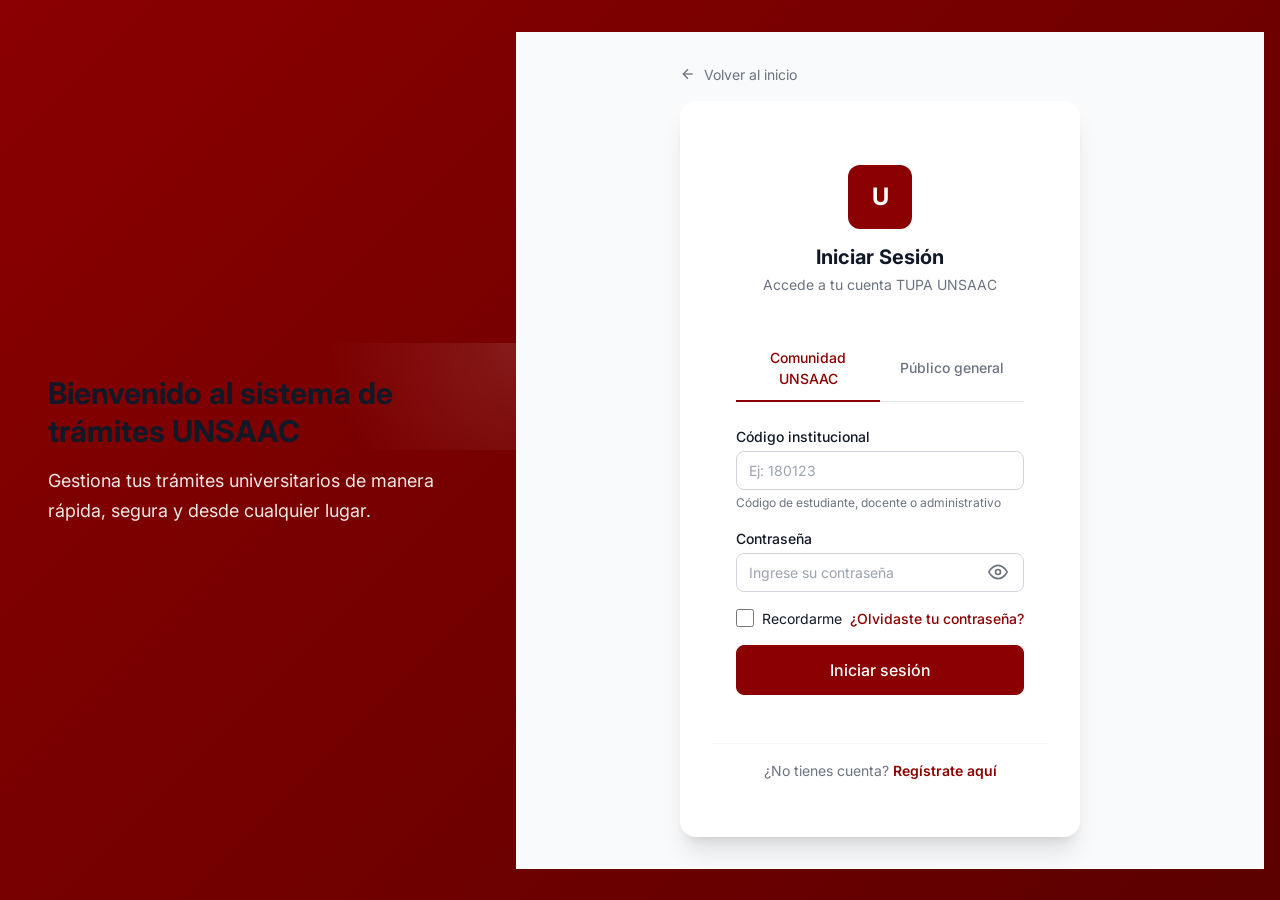
<file: frontend/login.html>
<!DOCTYPE html>
<html lang="es">
<head>
    <meta charset="UTF-8">
    <meta name="viewport" content="width=device-width, initial-scale=1.0">
    <meta name="description" content="Iniciar sesión - TUPA UNSAAC">
    <title>Iniciar Sesión - TUPA UNSAAC</title>
    <link rel="preconnect" href="https://fonts.googleapis.com">
    <link rel="preconnect" href="https://fonts.gstatic.com" crossorigin>
    <link href="https://fonts.googleapis.com/css2?family=Inter:wght@400;500;600;700&display=swap" rel="stylesheet">
    <link rel="stylesheet" href="css/styles.css">
    <style>
        .auth-page {
            min-height: 100vh;
            display: flex;
            background: linear-gradient(135deg, var(--color-primary) 0%, var(--color-primary-dark) 100%);
        }

        .auth-sidebar {
            display: none;
            flex: 1;
            padding: var(--space-8);
            color: var(--text-inverse);
            position: relative;
            overflow: hidden;
        }

        .auth-sidebar::before {
            content: '';
            position: absolute;
            top: -50%;
            right: -50%;
            width: 100%;
            height: 100%;
            background: radial-gradient(circle, rgba(255,255,255,0.1) 0%, transparent 70%);
        }

        .auth-sidebar-content {
            position: relative;
            z-index: 1;
            height: 100%;
            display: flex;
            flex-direction: column;
            justify-content: center;
        }

        .auth-sidebar-title {
            font-size: var(--text-3xl);
            font-weight: var(--font-bold);
            margin-bottom: var(--space-4);
        }

        .auth-sidebar-text {
            font-size: var(--text-lg);
            opacity: 0.9;
            line-height: var(--leading-relaxed);
        }

        .auth-main {
            flex: 1;
            display: flex;
            align-items: center;
            justify-content: center;
            padding: var(--space-4);
            background: var(--bg-secondary);
        }

        .auth-container {
            width: 100%;
            max-width: 420px;
        }

        .auth-card {
            background: var(--bg-primary);
            border-radius: var(--radius-2xl);
            box-shadow: var(--shadow-xl);
            overflow: hidden;
        }

        .auth-header {
            text-align: center;
            padding: var(--space-8) var(--space-6) var(--space-4);
        }

        .auth-logo {
            width: 64px;
            height: 64px;
            background: var(--color-primary);
            border-radius: var(--radius-xl);
            display: flex;
            align-items: center;
            justify-content: center;
            margin: 0 auto var(--space-4);
            color: white;
            font-size: var(--text-2xl);
            font-weight: var(--font-bold);
        }

        .auth-title {
            font-size: var(--text-xl);
            font-weight: var(--font-bold);
            color: var(--text-primary);
            margin-bottom: var(--space-1);
        }

        .auth-subtitle {
            font-size: var(--text-sm);
            color: var(--text-tertiary);
        }

        /* Tabs */
        .auth-tabs {
            display: flex;
            border-bottom: 1px solid var(--color-gray-200);
            margin: 0 var(--space-6);
        }

        .auth-tab {
            flex: 1;
            padding: var(--space-3) var(--space-4);
            font-size: var(--text-sm);
            font-weight: var(--font-medium);
            color: var(--text-tertiary);
            background: none;
            border: none;
            cursor: pointer;
            position: relative;
            transition: color var(--transition-fast);
        }

        .auth-tab:hover {
            color: var(--text-primary);
        }

        .auth-tab.active {
            color: var(--color-primary);
        }

        .auth-tab.active::after {
            content: '';
            position: absolute;
            bottom: -1px;
            left: 0;
            right: 0;
            height: 2px;
            background: var(--color-primary);
        }

        .auth-body {
            padding: var(--space-6);
        }

        .tab-content {
            display: none;
        }

        .tab-content.active {
            display: block;
        }

        /* Password toggle */
        .password-wrapper {
            position: relative;
        }

        .password-toggle {
            position: absolute;
            right: var(--space-3);
            top: 50%;
            transform: translateY(-50%);
            padding: var(--space-1);
            background: none;
            border: none;
            cursor: pointer;
            color: var(--text-tertiary);
            display: flex;
            align-items: center;
            justify-content: center;
        }

        .password-toggle:hover {
            color: var(--text-primary);
        }

        .password-wrapper .form-input {
            padding-right: var(--space-10);
        }

        /* Links */
        .auth-links {
            display: flex;
            justify-content: space-between;
            align-items: center;
            margin-bottom: var(--space-4);
            font-size: var(--text-sm);
        }

        .auth-link {
            color: var(--color-primary);
            font-weight: var(--font-medium);
        }

        .auth-link:hover {
            text-decoration: underline;
        }

        .auth-footer {
            text-align: center;
            padding: var(--space-4) var(--space-6) var(--space-6);
            border-top: 1px solid var(--color-gray-100);
            font-size: var(--text-sm);
            color: var(--text-tertiary);
        }

        .auth-footer a {
            color: var(--color-primary);
            font-weight: var(--font-semibold);
        }

        .back-link {
            display: inline-flex;
            align-items: center;
            gap: var(--space-2);
            color: var(--text-tertiary);
            font-size: var(--text-sm);
            margin-bottom: var(--space-4);
        }

        .back-link:hover {
            color: var(--text-primary);
        }

        /* Alert inline */
        .auth-alert {
            display: none;
            padding: var(--space-3);
            border-radius: var(--radius-lg);
            font-size: var(--text-sm);
            margin-bottom: var(--space-4);
        }

        .auth-alert.error {
            display: block;
            background: var(--color-error-light);
            color: var(--color-error-dark);
            border: 1px solid var(--color-error);
        }

        @media (min-width: 1024px) {
            .auth-sidebar {
                display: flex;
                max-width: 500px;
            }

            .auth-main {
                padding: var(--space-8);
            }
        }
    </style>
</head>
<body>
    <div class="auth-page">
        <!-- Sidebar decorativo -->
        <aside class="auth-sidebar">
            <div class="auth-sidebar-content">
                <h1 class="auth-sidebar-title">Bienvenido al sistema de trámites UNSAAC</h1>
                <p class="auth-sidebar-text">
                    Gestiona tus trámites universitarios de manera rápida, segura y desde cualquier lugar.
                </p>
            </div>
        </aside>

        <!-- Main content -->
        <main class="auth-main">
            <div class="auth-container">
                <a href="index.html" class="back-link">
                    <svg xmlns="http://www.w3.org/2000/svg" width="16" height="16" viewBox="0 0 24 24" fill="none" stroke="currentColor" stroke-width="2"><line x1="19" y1="12" x2="5" y2="12"></line><polyline points="12 19 5 12 12 5"></polyline></svg>
                    Volver al inicio
                </a>

                <div class="auth-card">
                    <div class="auth-header">
                        <div class="auth-logo">U</div>
                        <h2 class="auth-title">Iniciar Sesión</h2>
                        <p class="auth-subtitle">Accede a tu cuenta TUPA UNSAAC</p>
                    </div>

                    <!-- Tabs -->
                    <div class="auth-tabs">
                        <button class="auth-tab active" data-tab="unsaac">Comunidad UNSAAC</button>
                        <button class="auth-tab" data-tab="publico">Público general</button>
                    </div>

                    <div class="auth-body">
                        <!-- Alert para errores -->
                        <div class="auth-alert" id="login-alert"></div>

                        <!-- Tab: Comunidad UNSAAC -->
                        <div class="tab-content active" id="tab-unsaac">
                            <form id="form-unsaac">
                                <div class="form-group">
                                    <label class="form-label" for="codigo-unsaac">Código institucional</label>
                                    <input
                                        type="text"
                                        id="codigo-unsaac"
                                        class="form-input"
                                        placeholder="Ej: 180123"
                                        maxlength="10"
                                        autocomplete="username"
                                    >
                                    <p class="form-helper">Código de estudiante, docente o administrativo</p>
                                </div>

                                <div class="form-group">
                                    <label class="form-label" for="password-unsaac">Contraseña</label>
                                    <div class="password-wrapper">
                                        <input
                                            type="password"
                                            id="password-unsaac"
                                            class="form-input"
                                            placeholder="Ingrese su contraseña"
                                            autocomplete="current-password"
                                        >
                                        <button type="button" class="password-toggle" data-target="password-unsaac" aria-label="Mostrar contraseña">
                                            <svg class="icon-eye" xmlns="http://www.w3.org/2000/svg" width="20" height="20" viewBox="0 0 24 24" fill="none" stroke="currentColor" stroke-width="2"><path d="M1 12s4-8 11-8 11 8 11 8-4 8-11 8-11-8-11-8z"></path><circle cx="12" cy="12" r="3"></circle></svg>
                                            <svg class="icon-eye-off" style="display:none" xmlns="http://www.w3.org/2000/svg" width="20" height="20" viewBox="0 0 24 24" fill="none" stroke="currentColor" stroke-width="2"><path d="M17.94 17.94A10.07 10.07 0 0 1 12 20c-7 0-11-8-11-8a18.45 18.45 0 0 1 5.06-5.94M9.9 4.24A9.12 9.12 0 0 1 12 4c7 0 11 8 11 8a18.5 18.5 0 0 1-2.16 3.19m-6.72-1.07a3 3 0 1 1-4.24-4.24"></path><line x1="1" y1="1" x2="23" y2="23"></line></svg>
                                        </button>
                                    </div>
                                </div>

                                <div class="auth-links">
                                    <label class="form-check">
                                        <input type="checkbox" class="form-check-input" id="remember-unsaac">
                                        <span class="form-check-label">Recordarme</span>
                                    </label>
                                    <a href="#" class="auth-link">¿Olvidaste tu contraseña?</a>
                                </div>

                                <button type="submit" class="btn btn-primary btn-block btn-lg" id="btn-login-unsaac">
                                    Iniciar sesión
                                </button>
                            </form>
                        </div>

                        <!-- Tab: Público general -->
                        <div class="tab-content" id="tab-publico">
                            <form id="form-publico">
                                <div class="form-group">
                                    <label class="form-label" for="dni-publico">DNI</label>
                                    <input
                                        type="text"
                                        id="dni-publico"
                                        class="form-input"
                                        placeholder="Ingrese su DNI"
                                        maxlength="8"
                                        pattern="[0-9]{8}"
                                        autocomplete="username"
                                    >
                                </div>

                                <div class="form-group">
                                    <label class="form-label" for="password-publico">Contraseña</label>
                                    <div class="password-wrapper">
                                        <input
                                            type="password"
                                            id="password-publico"
                                            class="form-input"
                                            placeholder="Ingrese su contraseña"
                                            autocomplete="current-password"
                                        >
                                        <button type="button" class="password-toggle" data-target="password-publico" aria-label="Mostrar contraseña">
                                            <svg class="icon-eye" xmlns="http://www.w3.org/2000/svg" width="20" height="20" viewBox="0 0 24 24" fill="none" stroke="currentColor" stroke-width="2"><path d="M1 12s4-8 11-8 11 8 11 8-4 8-11 8-11-8-11-8z"></path><circle cx="12" cy="12" r="3"></circle></svg>
                                            <svg class="icon-eye-off" style="display:none" xmlns="http://www.w3.org/2000/svg" width="20" height="20" viewBox="0 0 24 24" fill="none" stroke="currentColor" stroke-width="2"><path d="M17.94 17.94A10.07 10.07 0 0 1 12 20c-7 0-11-8-11-8a18.45 18.45 0 0 1 5.06-5.94M9.9 4.24A9.12 9.12 0 0 1 12 4c7 0 11 8 11 8a18.5 18.5 0 0 1-2.16 3.19m-6.72-1.07a3 3 0 1 1-4.24-4.24"></path><line x1="1" y1="1" x2="23" y2="23"></line></svg>
                                        </button>
                                    </div>
                                </div>

                                <div class="auth-links">
                                    <label class="form-check">
                                        <input type="checkbox" class="form-check-input" id="remember-publico">
                                        <span class="form-check-label">Recordarme</span>
                                    </label>
                                    <a href="#" class="auth-link">¿Olvidaste tu contraseña?</a>
                                </div>

                                <button type="submit" class="btn btn-primary btn-block btn-lg" id="btn-login-publico">
                                    Iniciar sesión
                                </button>
                            </form>
                        </div>
                    </div>

                    <div class="auth-footer">
                        ¿No tienes cuenta? <a href="register.html">Regístrate aquí</a>
                    </div>
                </div>
            </div>
        </main>
    </div>

    <script src="js/api.js?v=3"></script>
    <script src="js/main.js?v=3"></script>
    <script>
        // Tab switching
        const tabs = document.querySelectorAll('.auth-tab');
        const tabContents = document.querySelectorAll('.tab-content');
        const alertEl = document.getElementById('login-alert');

        tabs.forEach(tab => {
            tab.addEventListener('click', () => {
                const targetId = tab.dataset.tab;

                // Update tabs
                tabs.forEach(t => t.classList.remove('active'));
                tab.classList.add('active');

                // Update content
                tabContents.forEach(content => {
                    content.classList.remove('active');
                    if (content.id === `tab-${targetId}`) {
                        content.classList.add('active');
                    }
                });

                // Clear alert
                hideAlert();
            });
        });

        // Password toggle
        document.querySelectorAll('.password-toggle').forEach(btn => {
            btn.addEventListener('click', () => {
                const targetId = btn.dataset.target;
                const input = document.getElementById(targetId);
                const iconEye = btn.querySelector('.icon-eye');
                const iconEyeOff = btn.querySelector('.icon-eye-off');

                if (input.type === 'password') {
                    input.type = 'text';
                    iconEye.style.display = 'none';
                    iconEyeOff.style.display = 'block';
                } else {
                    input.type = 'password';
                    iconEye.style.display = 'block';
                    iconEyeOff.style.display = 'none';
                }
            });
        });

        // Show/hide alert
        function showAlert(message) {
            alertEl.textContent = message;
            alertEl.classList.add('error');
        }

        function hideAlert() {
            alertEl.textContent = '';
            alertEl.classList.remove('error');
        }

        // Set button loading state
        function setLoading(btn, loading) {
            if (loading) {
                btn.disabled = true;
                btn.dataset.originalText = btn.textContent;
                btn.innerHTML = '<span class="spinner spinner-sm" style="border-top-color: white;"></span> Ingresando...';
            } else {
                btn.disabled = false;
                btn.textContent = btn.dataset.originalText || 'Iniciar sesión';
            }
        }

        // Handle login
        async function handleLogin(email, password, btn) {
            hideAlert();
            setLoading(btn, true);

            try {
                const response = await API.post('auth/login.php', { email, password });

                if (response.success) {
                    // Guardar sesión
                    sessionStorage.setItem('tupa_session', JSON.stringify({
                        token: response.data.id,
                        timestamp: Date.now()
                    }));
                    sessionStorage.setItem('tupa_user', JSON.stringify(response.data));

                    // Redirigir
                    const redirect = sessionStorage.getItem('tupa_redirect');
                    if (redirect) {
                        sessionStorage.removeItem('tupa_redirect');
                        window.location.href = redirect;
                    } else {
                        window.location.href = 'dashboard.html';
                    }
                } else {
                    showAlert(response.message || 'Error al iniciar sesión');
                }
            } catch (error) {
                showAlert(error.message || 'Error de conexión');
            } finally {
                setLoading(btn, false);
            }
        }

        // Form UNSAAC
        document.getElementById('form-unsaac').addEventListener('submit', async (e) => {
            e.preventDefault();

            const codigo = document.getElementById('codigo-unsaac').value.trim();
            const password = document.getElementById('password-unsaac').value;
            const btn = document.getElementById('btn-login-unsaac');

            if (!codigo) {
                showAlert('Ingrese su código institucional');
                return;
            }

            if (!password) {
                showAlert('Ingrese su contraseña');
                return;
            }

            // Usar código como email (el backend acepta email)
            await handleLogin(codigo + '@unsaac.edu.pe', password, btn);
        });

        // Form Público
        document.getElementById('form-publico').addEventListener('submit', async (e) => {
            e.preventDefault();

            const dni = document.getElementById('dni-publico').value.trim();
            const password = document.getElementById('password-publico').value;
            const btn = document.getElementById('btn-login-publico');

            if (!dni || dni.length !== 8) {
                showAlert('Ingrese un DNI válido de 8 dígitos');
                return;
            }

            if (!password) {
                showAlert('Ingrese su contraseña');
                return;
            }

            // Usar DNI como email (el backend acepta email)
            await handleLogin(dni + '@dni.pe', password, btn);
        });

        // Solo permitir números en DNI
        document.getElementById('dni-publico').addEventListener('input', (e) => {
            e.target.value = e.target.value.replace(/[^0-9]/g, '');
        });

        // Check if already logged in
        const session = sessionStorage.getItem('tupa_session');
        if (session) {
            window.location.href = 'dashboard.html';
        }
    </script>
</body>
</html>
</file>
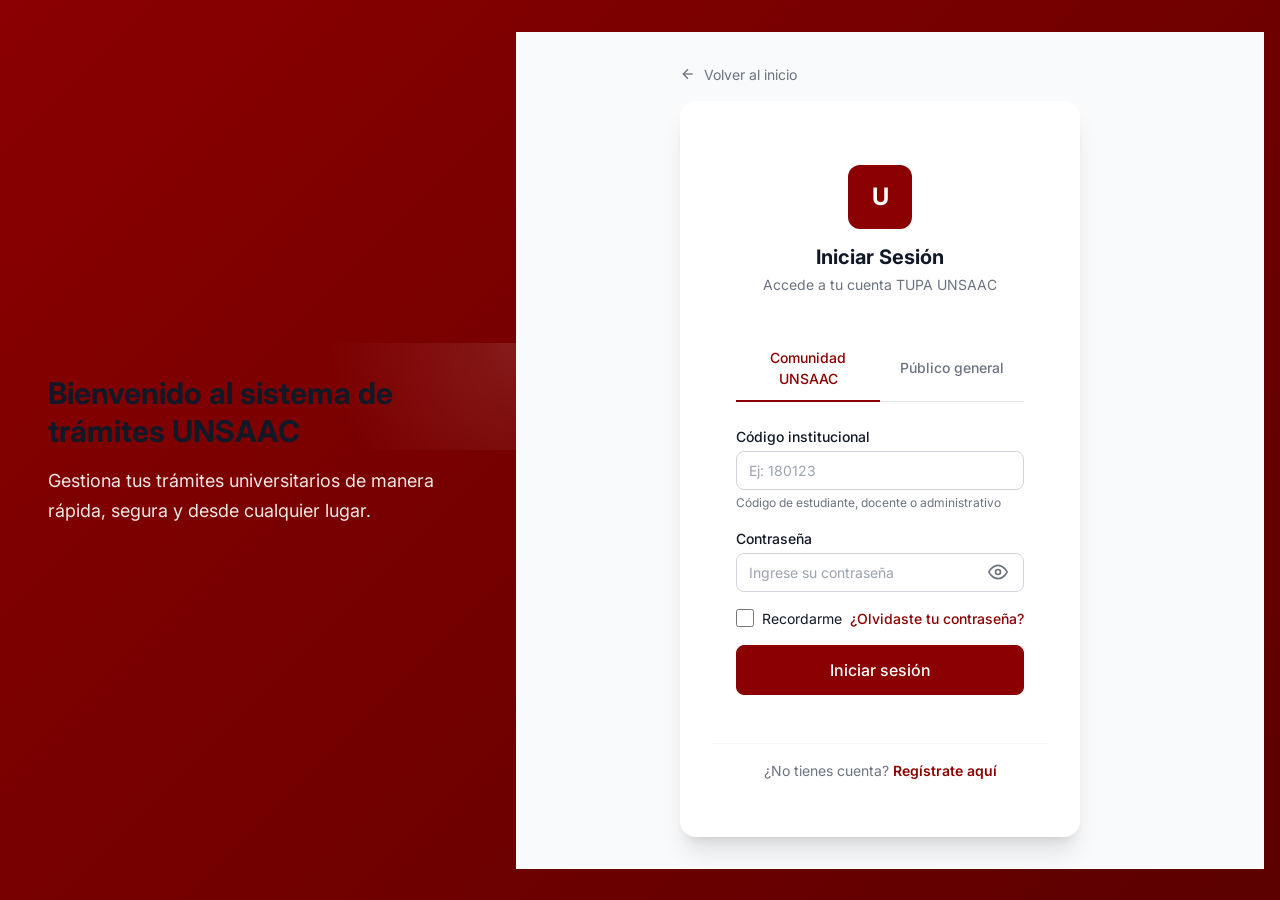
<file: frontend/mis-tramites.html>
<!DOCTYPE html>
<html lang="es">
<head>
    <meta charset="UTF-8">
    <meta name="viewport" content="width=device-width, initial-scale=1.0">
    <title>Mis Trámites - TUPA UNSAAC</title>
    <link rel="preconnect" href="https://fonts.googleapis.com">
    <link rel="preconnect" href="https://fonts.gstatic.com" crossorigin>
    <link href="https://fonts.googleapis.com/css2?family=Inter:wght@400;500;600;700&display=swap" rel="stylesheet">
    <link rel="stylesheet" href="css/styles.css">
    <style>
        .toolbar {
            display: flex;
            flex-direction: column;
            gap: var(--space-3);
            margin-bottom: var(--space-6);
        }

        .search-box {
            position: relative;
            flex: 1;
        }

        .search-box .input-group-icon {
            position: absolute;
            left: var(--space-3);
            top: 50%;
            transform: translateY(-50%);
            color: var(--color-gray-400);
            pointer-events: none;
        }

        .search-box .form-input {
            padding-left: var(--space-10);
        }

        .filters {
            display: flex;
            gap: var(--space-2);
            flex-wrap: wrap;
        }

        .filter-chip {
            padding: var(--space-2) var(--space-3);
            font-size: var(--text-sm);
            font-weight: var(--font-medium);
            color: var(--text-secondary);
            background: var(--bg-primary);
            border: 1px solid var(--color-gray-300);
            border-radius: var(--radius-full);
            cursor: pointer;
            transition: all var(--transition-fast);
            white-space: nowrap;
        }

        .filter-chip:hover {
            border-color: var(--color-primary);
        }

        .filter-chip.active {
            background: var(--color-primary);
            color: white;
            border-color: var(--color-primary);
        }

        .table-actions {
            display: flex;
            gap: var(--space-2);
        }

        @media (min-width: 768px) {
            .toolbar {
                flex-direction: row;
                align-items: center;
            }
            .search-box { max-width: 350px; }
        }
    </style>
</head>
<body>
    <nav class="navbar">
        <button class="navbar-toggle" id="sidebar-toggle" aria-label="Menú">
            <svg xmlns="http://www.w3.org/2000/svg" width="24" height="24" viewBox="0 0 24 24" fill="none" stroke="currentColor" stroke-width="2"><line x1="3" y1="12" x2="21" y2="12"></line><line x1="3" y1="6" x2="21" y2="6"></line><line x1="3" y1="18" x2="21" y2="18"></line></svg>
        </button>
        <a href="dashboard.html" class="navbar-brand">
            <div class="navbar-avatar" style="border-radius: var(--radius-lg);">U</div>
            <span>TUPA UNSAAC</span>
        </a>
        <div class="navbar-content">
            <div></div>
            <div class="navbar-actions">
                <div class="navbar-user">
                    <div class="navbar-avatar" id="user-avatar">U</div>
                    <div class="navbar-user-info">
                        <div class="navbar-user-name" id="user-name">Usuario</div>
                        <div class="navbar-user-role" id="user-role">usuario</div>
                    </div>
                </div>
            </div>
        </div>
    </nav>

    <div class="sidebar-overlay" id="sidebar-overlay"></div>
    <aside class="sidebar" id="sidebar">
        <nav class="sidebar-nav">
            <div class="sidebar-section">
                <div class="sidebar-section-title">Principal</div>
                <a href="dashboard.html" class="sidebar-link">
                    <svg class="sidebar-link-icon" xmlns="http://www.w3.org/2000/svg" viewBox="0 0 24 24" fill="none" stroke="currentColor" stroke-width="2"><rect x="3" y="3" width="7" height="7"></rect><rect x="14" y="3" width="7" height="7"></rect><rect x="14" y="14" width="7" height="7"></rect><rect x="3" y="14" width="7" height="7"></rect></svg>
                    Panel
                </a>
                <a href="mis-tramites.html" class="sidebar-link active">
                    <svg class="sidebar-link-icon" xmlns="http://www.w3.org/2000/svg" viewBox="0 0 24 24" fill="none" stroke="currentColor" stroke-width="2"><path d="M14 2H6a2 2 0 0 0-2 2v16a2 2 0 0 0 2 2h12a2 2 0 0 0 2-2V8z"></path><polyline points="14 2 14 8 20 8"></polyline></svg>
                    Mis trámites
                </a>
                <a href="tramite-nuevo.html" class="sidebar-link">
                    <svg class="sidebar-link-icon" xmlns="http://www.w3.org/2000/svg" viewBox="0 0 24 24" fill="none" stroke="currentColor" stroke-width="2"><line x1="12" y1="5" x2="12" y2="19"></line><line x1="5" y1="12" x2="19" y2="12"></line></svg>
                    Nuevo trámite
                </a>
            </div>
            <div class="sidebar-section">
                <div class="sidebar-section-title">Cuenta</div>
                <a href="perfil.html" class="sidebar-link">
                    <svg class="sidebar-link-icon" xmlns="http://www.w3.org/2000/svg" viewBox="0 0 24 24" fill="none" stroke="currentColor" stroke-width="2"><path d="M20 21v-2a4 4 0 0 0-4-4H8a4 4 0 0 0-4 4v2"></path><circle cx="12" cy="7" r="4"></circle></svg>
                    Mi perfil
                </a>
                <a href="#" class="sidebar-link" id="logout-link">
                    <svg class="sidebar-link-icon" xmlns="http://www.w3.org/2000/svg" viewBox="0 0 24 24" fill="none" stroke="currentColor" stroke-width="2"><path d="M9 21H5a2 2 0 0 1-2-2V5a2 2 0 0 1 2-2h4"></path><polyline points="16 17 21 12 16 7"></polyline><line x1="21" y1="12" x2="9" y2="12"></line></svg>
                    Cerrar sesión
                </a>
            </div>
        </nav>
    </aside>

    <div class="main-layout">
        <main class="main-content">
            <div class="section-row" style="display:flex; justify-content:space-between; align-items:center; margin-bottom: var(--space-6);">
                <h1 class="page-title" style="margin:0;">Mis trámites</h1>
                <a href="tramite-nuevo.html" class="btn btn-primary">
                    <svg width="16" height="16" xmlns="http://www.w3.org/2000/svg" viewBox="0 0 24 24" fill="none" stroke="currentColor" stroke-width="2"><line x1="12" y1="5" x2="12" y2="19"></line><line x1="5" y1="12" x2="19" y2="12"></line></svg>
                    Nuevo
                </a>
            </div>

            <!-- Toolbar -->
            <div class="toolbar">
                <div class="search-box">
                    <span class="input-group-icon">
                        <svg width="18" height="18" xmlns="http://www.w3.org/2000/svg" viewBox="0 0 24 24" fill="none" stroke="currentColor" stroke-width="2"><circle cx="11" cy="11" r="8"></circle><line x1="21" y1="21" x2="16.65" y2="16.65"></line></svg>
                    </span>
                    <input type="text" id="search" class="form-input" placeholder="Buscar por expediente o procedimiento...">
                </div>
                <div class="filters" id="filters">
                    <button class="filter-chip active" data-estado="">Todos</button>
                    <button class="filter-chip" data-estado="pendiente">Pendientes</button>
                    <button class="filter-chip" data-estado="en_proceso">En proceso</button>
                    <button class="filter-chip" data-estado="observado">Observados</button>
                    <button class="filter-chip" data-estado="aprobado">Aprobados</button>
                    <button class="filter-chip" data-estado="rechazado">Rechazados</button>
                </div>
            </div>

            <!-- Table -->
            <div class="card">
                <div class="card-body" id="table-container">
                    <div id="loading" style="text-align:center; padding: var(--space-8);">
                        <div class="spinner" style="margin: 0 auto;"></div>
                    </div>

                    <div class="empty-state" id="empty-state" style="display:none;">
                        <div class="empty-state-icon">
                            <svg width="80" height="80" xmlns="http://www.w3.org/2000/svg" viewBox="0 0 24 24" fill="none" stroke="currentColor" stroke-width="1.5"><circle cx="11" cy="11" r="8"></circle><line x1="21" y1="21" x2="16.65" y2="16.65"></line></svg>
                        </div>
                        <h3 class="empty-state-title">No se encontraron trámites</h3>
                        <p class="empty-state-message">Intenta cambiar los filtros o inicia un nuevo trámite.</p>
                    </div>

                    <div id="table-content" style="display:none;"></div>
                </div>
            </div>
        </main>
    </div>

    <script src="js/api.js?v=3"></script>
    <script src="js/main.js?v=3"></script>
    <script>
        const user = App.checkAuth();
        if (user) {
            document.getElementById('user-avatar').textContent = (user.nombre || 'U').charAt(0).toUpperCase();
            document.getElementById('user-name').textContent = user.nombre || 'Usuario';
            document.getElementById('user-role').textContent = user.rol || 'usuario';
        }

        document.getElementById('logout-link').addEventListener('click', (e) => {
            e.preventDefault();
            App.logout();
        });

        let allTramites = [];
        let currentEstado = '';
        let currentSearch = '';

        async function loadTramites() {
            const loading = document.getElementById('loading');
            const empty = document.getElementById('empty-state');
            const content = document.getElementById('table-content');

            loading.style.display = 'block';
            empty.style.display = 'none';
            content.style.display = 'none';

            try {
                const params = { limit: 50 };
                if (currentEstado) params.estado = currentEstado;

                const response = await API.get('tramites/listar.php', params);
                loading.style.display = 'none';

                if (response.success) {
                    allTramites = response.data.tramites;
                    renderTable();
                }
            } catch (error) {
                loading.style.display = 'none';
                App.showToast(error.message, 'error');
            }
        }

        function renderTable() {
            const empty = document.getElementById('empty-state');
            const content = document.getElementById('table-content');

            // Filter by search
            let filtered = allTramites;
            if (currentSearch) {
                const s = currentSearch.toLowerCase();
                filtered = allTramites.filter(t =>
                    t.numero_expediente.toLowerCase().includes(s) ||
                    t.procedimiento_nombre.toLowerCase().includes(s)
                );
            }

            if (filtered.length === 0) {
                empty.style.display = 'flex';
                content.style.display = 'none';
                return;
            }

            empty.style.display = 'none';
            content.style.display = 'block';

            content.innerHTML = `<div class="table-container"><table class="table">
                <thead><tr>
                    <th>Expediente</th><th>Procedimiento</th><th>Dependencia</th>
                    <th>Estado</th><th>Fecha</th><th></th>
                </tr></thead>
                <tbody>${filtered.map(t => `
                    <tr style="cursor:pointer" onclick="location.href='detalle.html?id=${t.id}'">
                        <td><strong>${App.escapeHtml(t.numero_expediente)}</strong></td>
                        <td>${App.escapeHtml(t.procedimiento_nombre)}</td>
                        <td class="text-muted">${App.escapeHtml(t.dependencia || '-')}</td>
                        <td><span class="badge badge-${t.estado}">${App.getEstadoText(t.estado)}</span></td>
                        <td>${App.formatDate(t.fecha_inicio, {day:'numeric', month:'short', year:'numeric'})}</td>
                        <td>
                            <svg width="18" height="18" xmlns="http://www.w3.org/2000/svg" viewBox="0 0 24 24" fill="none" stroke="var(--color-gray-400)" stroke-width="2"><polyline points="9 18 15 12 9 6"></polyline></svg>
                        </td>
                    </tr>
                `).join('')}</tbody>
            </table></div>`;
        }

        // Filters
        document.querySelectorAll('.filter-chip').forEach(chip => {
            chip.addEventListener('click', () => {
                document.querySelectorAll('.filter-chip').forEach(c => c.classList.remove('active'));
                chip.classList.add('active');
                currentEstado = chip.dataset.estado;
                loadTramites();
            });
        });

        // Search (real-time, debounced)
        const searchInput = document.getElementById('search');
        searchInput.addEventListener('input', App.debounce(() => {
            currentSearch = searchInput.value.trim();
            renderTable();
        }, 300));

        loadTramites();
    </script>
</body>
</html>
</file>
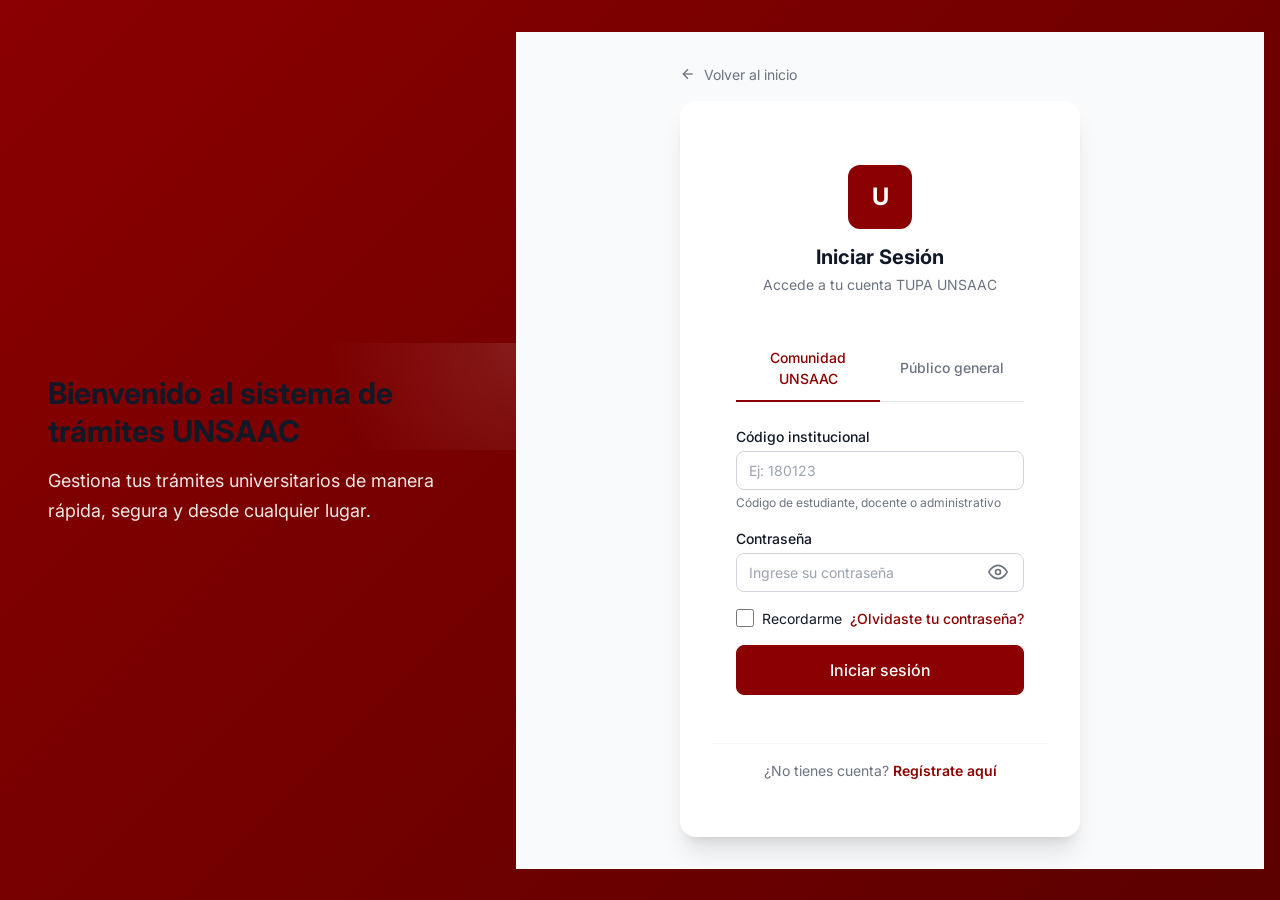
<file: frontend/perfil.html>
<!DOCTYPE html>
<html lang="es">
<head>
    <meta charset="UTF-8">
    <meta name="viewport" content="width=device-width, initial-scale=1.0">
    <title>Mi Perfil - TUPA UNSAAC</title>
    <link rel="preconnect" href="https://fonts.googleapis.com">
    <link rel="preconnect" href="https://fonts.gstatic.com" crossorigin>
    <link href="https://fonts.googleapis.com/css2?family=Inter:wght@400;500;600;700&display=swap" rel="stylesheet">
    <link rel="stylesheet" href="css/styles.css">
    <style>
        .profile-grid {
            display: grid;
            grid-template-columns: 1fr;
            gap: var(--space-6);
        }

        .profile-header-card {
            display: flex;
            flex-direction: column;
            align-items: center;
            text-align: center;
            gap: var(--space-3);
            padding: var(--space-8) var(--space-6);
        }

        .profile-avatar-lg {
            width: 96px;
            height: 96px;
            border-radius: var(--radius-full);
            background: linear-gradient(135deg, var(--color-primary), var(--color-primary-700));
            color: white;
            display: flex;
            align-items: center;
            justify-content: center;
            font-size: var(--text-3xl);
            font-weight: var(--font-bold);
            box-shadow: var(--shadow-md);
        }

        .profile-name {
            font-size: var(--text-xl);
            font-weight: var(--font-bold);
            color: var(--text-primary);
            margin: 0;
        }

        .profile-email {
            color: var(--text-secondary);
            font-size: var(--text-sm);
        }

        .profile-role-badge {
            display: inline-flex;
            align-items: center;
            gap: var(--space-1);
            padding: var(--space-1) var(--space-3);
            background: var(--color-primary-50);
            color: var(--color-primary);
            border-radius: var(--radius-full);
            font-size: var(--text-xs);
            font-weight: var(--font-semibold);
            text-transform: capitalize;
        }

        .profile-meta {
            display: flex;
            flex-direction: column;
            gap: var(--space-2);
            width: 100%;
            margin-top: var(--space-4);
            padding-top: var(--space-4);
            border-top: 1px solid var(--color-gray-200);
        }

        .profile-meta-item {
            display: flex;
            justify-content: space-between;
            font-size: var(--text-sm);
        }

        .profile-meta-item .label { color: var(--text-secondary); }
        .profile-meta-item .value { color: var(--text-primary); font-weight: var(--font-medium); }

        .form-grid {
            display: grid;
            grid-template-columns: 1fr;
            gap: var(--space-4);
        }

        .password-toggle {
            position: absolute;
            right: var(--space-3);
            top: 50%;
            transform: translateY(-50%);
            background: none;
            border: none;
            color: var(--color-gray-400);
            cursor: pointer;
            padding: 0;
            display: flex;
        }

        .input-wrap { position: relative; }
        .input-wrap .form-input { padding-right: var(--space-10); }

        .form-actions {
            display: flex;
            gap: var(--space-3);
            justify-content: flex-end;
            margin-top: var(--space-2);
        }

        @media (min-width: 992px) {
            .profile-grid {
                grid-template-columns: 320px 1fr;
                align-items: start;
            }
            .form-grid { grid-template-columns: 1fr 1fr; }
            .form-grid .full { grid-column: 1 / -1; }
        }
    </style>
</head>
<body>
    <nav class="navbar">
        <button class="navbar-toggle" id="sidebar-toggle" aria-label="Menú">
            <svg xmlns="http://www.w3.org/2000/svg" width="24" height="24" viewBox="0 0 24 24" fill="none" stroke="currentColor" stroke-width="2"><line x1="3" y1="12" x2="21" y2="12"></line><line x1="3" y1="6" x2="21" y2="6"></line><line x1="3" y1="18" x2="21" y2="18"></line></svg>
        </button>
        <a href="dashboard.html" class="navbar-brand">
            <div class="navbar-avatar" style="border-radius: var(--radius-lg);">U</div>
            <span>TUPA UNSAAC</span>
        </a>
        <div class="navbar-content">
            <div></div>
            <div class="navbar-actions">
                <div class="navbar-user">
                    <div class="navbar-avatar" id="user-avatar">U</div>
                    <div class="navbar-user-info">
                        <div class="navbar-user-name" id="user-name">Usuario</div>
                        <div class="navbar-user-role" id="user-role">usuario</div>
                    </div>
                </div>
            </div>
        </div>
    </nav>

    <div class="sidebar-overlay" id="sidebar-overlay"></div>
    <aside class="sidebar" id="sidebar">
        <nav class="sidebar-nav">
            <div class="sidebar-section">
                <div class="sidebar-section-title">Principal</div>
                <a href="dashboard.html" class="sidebar-link">
                    <svg class="sidebar-link-icon" xmlns="http://www.w3.org/2000/svg" viewBox="0 0 24 24" fill="none" stroke="currentColor" stroke-width="2"><rect x="3" y="3" width="7" height="7"></rect><rect x="14" y="3" width="7" height="7"></rect><rect x="14" y="14" width="7" height="7"></rect><rect x="3" y="14" width="7" height="7"></rect></svg>
                    Panel
                </a>
                <a href="mis-tramites.html" class="sidebar-link">
                    <svg class="sidebar-link-icon" xmlns="http://www.w3.org/2000/svg" viewBox="0 0 24 24" fill="none" stroke="currentColor" stroke-width="2"><path d="M14 2H6a2 2 0 0 0-2 2v16a2 2 0 0 0 2 2h12a2 2 0 0 0 2-2V8z"></path><polyline points="14 2 14 8 20 8"></polyline></svg>
                    Mis trámites
                </a>
                <a href="tramite-nuevo.html" class="sidebar-link">
                    <svg class="sidebar-link-icon" xmlns="http://www.w3.org/2000/svg" viewBox="0 0 24 24" fill="none" stroke="currentColor" stroke-width="2"><line x1="12" y1="5" x2="12" y2="19"></line><line x1="5" y1="12" x2="19" y2="12"></line></svg>
                    Nuevo trámite
                </a>
            </div>
            <div class="sidebar-section">
                <div class="sidebar-section-title">Cuenta</div>
                <a href="perfil.html" class="sidebar-link active">
                    <svg class="sidebar-link-icon" xmlns="http://www.w3.org/2000/svg" viewBox="0 0 24 24" fill="none" stroke="currentColor" stroke-width="2"><path d="M20 21v-2a4 4 0 0 0-4-4H8a4 4 0 0 0-4 4v2"></path><circle cx="12" cy="7" r="4"></circle></svg>
                    Mi perfil
                </a>
                <a href="#" class="sidebar-link" id="logout-link">
                    <svg class="sidebar-link-icon" xmlns="http://www.w3.org/2000/svg" viewBox="0 0 24 24" fill="none" stroke="currentColor" stroke-width="2"><path d="M9 21H5a2 2 0 0 1-2-2V5a2 2 0 0 1 2-2h4"></path><polyline points="16 17 21 12 16 7"></polyline><line x1="21" y1="12" x2="9" y2="12"></line></svg>
                    Cerrar sesión
                </a>
            </div>
        </nav>
    </aside>

    <div class="main-layout">
        <main class="main-content">
            <h1 class="page-title" style="margin-bottom: var(--space-6);">Mi perfil</h1>

            <div id="loading" style="text-align:center; padding: var(--space-8);">
                <div class="spinner" style="margin: 0 auto;"></div>
            </div>

            <div class="profile-grid" id="profile-content" style="display:none;">
                <!-- Tarjeta resumen -->
                <div class="card profile-header-card">
                    <div class="profile-avatar-lg" id="profile-avatar">U</div>
                    <div>
                        <h2 class="profile-name" id="profile-name">Usuario</h2>
                        <div class="profile-email" id="profile-email">correo@unsaac.edu.pe</div>
                    </div>
                    <span class="profile-role-badge">
                        <svg width="12" height="12" xmlns="http://www.w3.org/2000/svg" viewBox="0 0 24 24" fill="none" stroke="currentColor" stroke-width="2"><path d="M20 21v-2a4 4 0 0 0-4-4H8a4 4 0 0 0-4 4v2"></path><circle cx="12" cy="7" r="4"></circle></svg>
                        <span id="profile-role">usuario</span>
                    </span>
                    <div class="profile-meta">
                        <div class="profile-meta-item">
                            <span class="label">ID de usuario</span>
                            <span class="value" id="profile-id">—</span>
                        </div>
                        <div class="profile-meta-item">
                            <span class="label">Miembro desde</span>
                            <span class="value" id="profile-created">—</span>
                        </div>
                    </div>
                </div>

                <!-- Formulario de edición -->
                <div style="display:flex; flex-direction:column; gap: var(--space-6);">
                    <div class="card">
                        <div class="card-header">
                            <h3 class="card-title" style="margin:0;">Datos personales</h3>
                            <p class="card-subtitle" style="margin:0;">Actualiza tu nombre y correo electrónico.</p>
                        </div>
                        <div class="card-body">
                            <form id="profile-form">
                                <div class="form-grid">
                                    <div class="form-group full">
                                        <label class="form-label" for="nombre">Nombre completo</label>
                                        <input type="text" id="nombre" class="form-input" placeholder="Tu nombre completo" required minlength="2">
                                    </div>
                                    <div class="form-group full">
                                        <label class="form-label" for="email">Correo electrónico</label>
                                        <input type="email" id="email" class="form-input" placeholder="correo@unsaac.edu.pe" required>
                                    </div>
                                </div>
                                <div class="form-actions">
                                    <button type="submit" class="btn btn-primary" id="btn-save-data">
                                        Guardar cambios
                                    </button>
                                </div>
                            </form>
                        </div>
                    </div>

                    <div class="card">
                        <div class="card-header">
                            <h3 class="card-title" style="margin:0;">Seguridad</h3>
                            <p class="card-subtitle" style="margin:0;">Cambia tu contraseña. Déjalo en blanco si no deseas cambiarla.</p>
                        </div>
                        <div class="card-body">
                            <form id="password-form">
                                <div class="form-grid">
                                    <div class="form-group full">
                                        <label class="form-label" for="password">Nueva contraseña</label>
                                        <div class="input-wrap">
                                            <input type="password" id="password" class="form-input" placeholder="Mínimo 6 caracteres" minlength="6">
                                            <button type="button" class="password-toggle" data-target="password" aria-label="Mostrar contraseña">
                                                <svg width="18" height="18" xmlns="http://www.w3.org/2000/svg" viewBox="0 0 24 24" fill="none" stroke="currentColor" stroke-width="2"><path d="M1 12s4-8 11-8 11 8 11 8-4 8-11 8-11-8-11-8z"></path><circle cx="12" cy="12" r="3"></circle></svg>
                                            </button>
                                        </div>
                                    </div>
                                    <div class="form-group full">
                                        <label class="form-label" for="password2">Confirmar contraseña</label>
                                        <div class="input-wrap">
                                            <input type="password" id="password2" class="form-input" placeholder="Repite la contraseña" minlength="6">
                                            <button type="button" class="password-toggle" data-target="password2" aria-label="Mostrar contraseña">
                                                <svg width="18" height="18" xmlns="http://www.w3.org/2000/svg" viewBox="0 0 24 24" fill="none" stroke="currentColor" stroke-width="2"><path d="M1 12s4-8 11-8 11 8 11 8-4 8-11 8-11-8-11-8z"></path><circle cx="12" cy="12" r="3"></circle></svg>
                                            </button>
                                        </div>
                                    </div>
                                </div>
                                <div class="form-actions">
                                    <button type="submit" class="btn btn-secondary" id="btn-save-password">
                                        Actualizar contraseña
                                    </button>
                                </div>
                            </form>
                        </div>
                    </div>
                </div>
            </div>
        </main>
    </div>

    <script src="js/api.js?v=3"></script>
    <script src="js/main.js?v=3"></script>
    <script>
        const user = App.checkAuth();
        if (user) {
            document.getElementById('user-avatar').textContent = (user.nombre || 'U').charAt(0).toUpperCase();
            document.getElementById('user-name').textContent = user.nombre || 'Usuario';
            document.getElementById('user-role').textContent = user.rol || 'usuario';
        }

        document.getElementById('logout-link').addEventListener('click', (e) => {
            e.preventDefault();
            App.logout();
        });

        // Mostrar/ocultar contraseña
        document.querySelectorAll('.password-toggle').forEach(btn => {
            btn.addEventListener('click', () => {
                const input = document.getElementById(btn.dataset.target);
                input.type = input.type === 'password' ? 'text' : 'password';
            });
        });

        function updateHeader(data) {
            const initial = (data.nombre || 'U').charAt(0).toUpperCase();
            document.getElementById('profile-avatar').textContent = initial;
            document.getElementById('user-avatar').textContent = initial;
            document.getElementById('profile-name').textContent = data.nombre || 'Usuario';
            document.getElementById('user-name').textContent = data.nombre || 'Usuario';
            document.getElementById('profile-email').textContent = data.email || '';
            document.getElementById('profile-role').textContent = data.rol || 'usuario';
            document.getElementById('user-role').textContent = data.rol || 'usuario';
            document.getElementById('profile-id').textContent = '#' + (data.id || '—');
            if (data.created_at) {
                document.getElementById('profile-created').textContent =
                    App.formatDate(data.created_at, {day:'numeric', month:'long', year:'numeric'});
            }
        }

        async function loadProfile() {
            const loading = document.getElementById('loading');
            const content = document.getElementById('profile-content');

            try {
                const response = await API.get('usuarios/perfil.php');
                loading.style.display = 'none';

                if (response.success) {
                    const data = response.data;
                    updateHeader(data);
                    document.getElementById('nombre').value = data.nombre || '';
                    document.getElementById('email').value = data.email || '';
                    content.style.display = 'grid';
                }
            } catch (error) {
                loading.style.display = 'none';
                App.showToast(error.message, 'error');
            }
        }

        // Guardar datos personales
        document.getElementById('profile-form').addEventListener('submit', async (e) => {
            e.preventDefault();
            const btn = document.getElementById('btn-save-data');
            const nombre = document.getElementById('nombre').value.trim();
            const email = document.getElementById('email').value.trim();

            if (nombre.length < 2) {
                App.showToast('El nombre debe tener al menos 2 caracteres', 'error');
                return;
            }

            btn.disabled = true;
            const original = btn.textContent;
            btn.textContent = 'Guardando...';

            try {
                const response = await API.post('usuarios/actualizar.php', { nombre, email });
                if (response.success) {
                    App.showToast('Perfil actualizado correctamente', 'success');
                    updateHeader(response.data);
                    // Sincronizar sesión local
                    const stored = App.getCurrentUser() || {};
                    stored.nombre = response.data.nombre;
                    stored.email = response.data.email;
                    sessionStorage.setItem('tupa_user', JSON.stringify(stored));
                }
            } catch (error) {
                App.showToast(error.message, 'error');
            } finally {
                btn.disabled = false;
                btn.textContent = original;
            }
        });

        // Cambiar contraseña
        document.getElementById('password-form').addEventListener('submit', async (e) => {
            e.preventDefault();
            const btn = document.getElementById('btn-save-password');
            const password = document.getElementById('password').value;
            const password2 = document.getElementById('password2').value;

            if (!password) {
                App.showToast('Ingresa la nueva contraseña', 'error');
                return;
            }
            if (password.length < 6) {
                App.showToast('La contraseña debe tener al menos 6 caracteres', 'error');
                return;
            }
            if (password !== password2) {
                App.showToast('Las contraseñas no coinciden', 'error');
                return;
            }

            btn.disabled = true;
            const original = btn.textContent;
            btn.textContent = 'Actualizando...';

            try {
                const response = await API.post('usuarios/actualizar.php', { password });
                if (response.success) {
                    App.showToast('Contraseña actualizada correctamente', 'success');
                    document.getElementById('password').value = '';
                    document.getElementById('password2').value = '';
                }
            } catch (error) {
                App.showToast(error.message, 'error');
            } finally {
                btn.disabled = false;
                btn.textContent = original;
            }
        });

        loadProfile();
    </script>
</body>
</html>
</file>
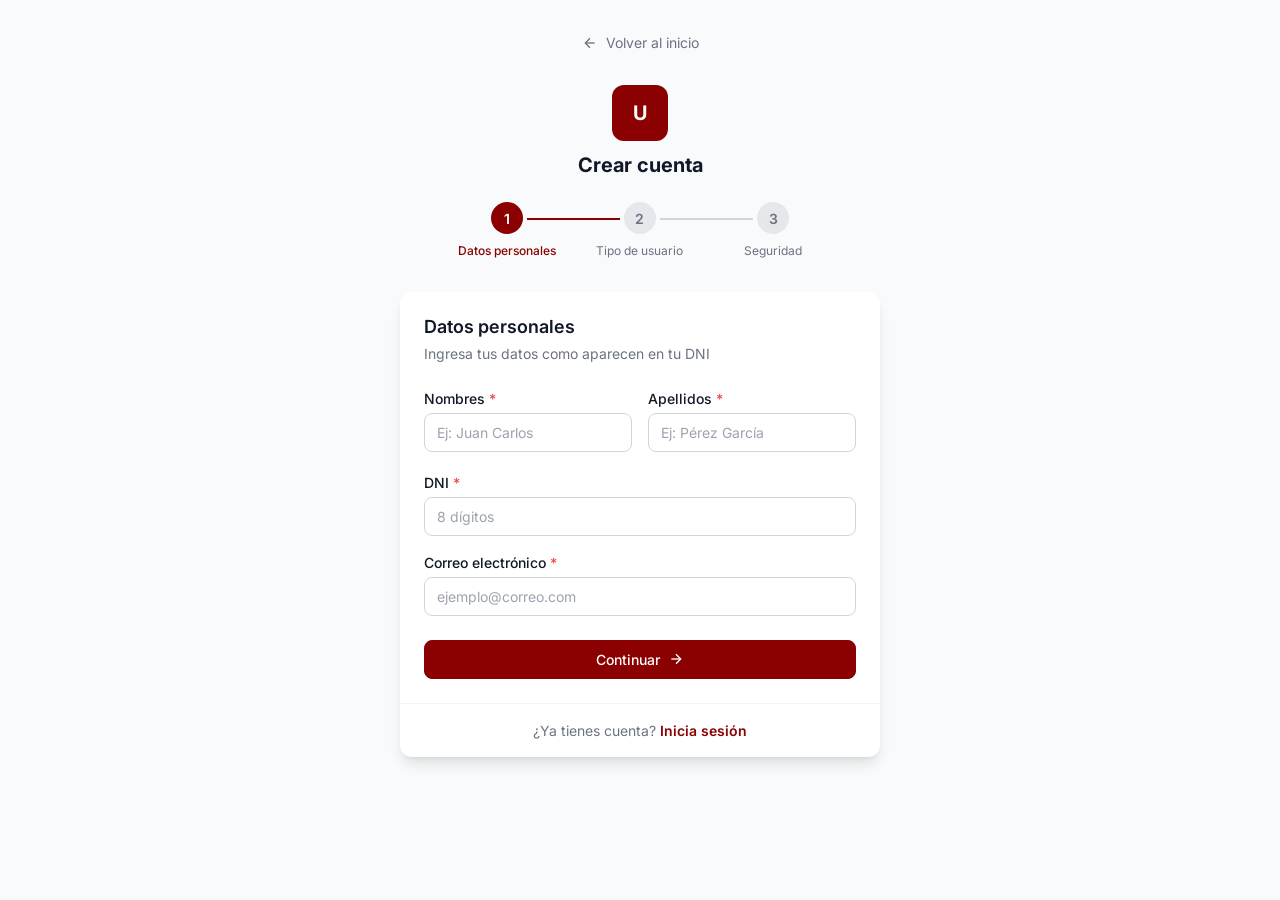
<file: frontend/register.html>
<!DOCTYPE html>
<html lang="es">
<head>
    <meta charset="UTF-8">
    <meta name="viewport" content="width=device-width, initial-scale=1.0">
    <meta name="description" content="Registro - TUPA UNSAAC">
    <title>Crear Cuenta - TUPA UNSAAC</title>
    <link rel="preconnect" href="https://fonts.googleapis.com">
    <link rel="preconnect" href="https://fonts.gstatic.com" crossorigin>
    <link href="https://fonts.googleapis.com/css2?family=Inter:wght@400;500;600;700&display=swap" rel="stylesheet">
    <link rel="stylesheet" href="css/styles.css">
    <style>
        .register-page {
            min-height: 100vh;
            background: var(--bg-secondary);
            padding: var(--space-4);
            display: flex;
            flex-direction: column;
            align-items: center;
        }

        .register-header {
            text-align: center;
            margin-bottom: var(--space-6);
            padding-top: var(--space-4);
        }

        .register-logo {
            width: 56px;
            height: 56px;
            background: var(--color-primary);
            border-radius: var(--radius-xl);
            display: flex;
            align-items: center;
            justify-content: center;
            margin: 0 auto var(--space-3);
            color: white;
            font-size: var(--text-xl);
            font-weight: var(--font-bold);
        }

        .register-title {
            font-size: var(--text-xl);
            font-weight: var(--font-bold);
            color: var(--text-primary);
        }

        /* Stepper */
        .stepper {
            display: flex;
            justify-content: center;
            align-items: center;
            margin-bottom: var(--space-8);
            max-width: 400px;
            width: 100%;
        }

        .stepper-step {
            display: flex;
            flex-direction: column;
            align-items: center;
            flex: 1;
            position: relative;
        }

        .stepper-step:not(:last-child)::after {
            content: '';
            position: absolute;
            top: 16px;
            left: calc(50% + 20px);
            width: calc(100% - 40px);
            height: 2px;
            background: var(--color-gray-300);
            z-index: 0;
        }

        .stepper-step.completed:not(:last-child)::after,
        .stepper-step.active:not(:last-child)::after {
            background: var(--color-primary);
        }

        .stepper-circle {
            width: 32px;
            height: 32px;
            border-radius: 50%;
            background: var(--color-gray-200);
            color: var(--text-tertiary);
            display: flex;
            align-items: center;
            justify-content: center;
            font-size: var(--text-sm);
            font-weight: var(--font-semibold);
            position: relative;
            z-index: 1;
            transition: all var(--transition-fast);
        }

        .stepper-step.active .stepper-circle {
            background: var(--color-primary);
            color: white;
        }

        .stepper-step.completed .stepper-circle {
            background: var(--color-primary);
            color: white;
        }

        .stepper-label {
            font-size: var(--text-xs);
            color: var(--text-tertiary);
            margin-top: var(--space-2);
            text-align: center;
        }

        .stepper-step.active .stepper-label {
            color: var(--color-primary);
            font-weight: var(--font-medium);
        }

        /* Form container */
        .register-card {
            background: var(--bg-primary);
            border-radius: var(--radius-xl);
            box-shadow: var(--shadow-lg);
            width: 100%;
            max-width: 480px;
            overflow: hidden;
        }

        .register-body {
            padding: var(--space-6);
        }

        .step-content {
            display: none;
        }

        .step-content.active {
            display: block;
            animation: fadeIn 0.3s ease;
        }

        @keyframes fadeIn {
            from { opacity: 0; transform: translateY(10px); }
            to { opacity: 1; transform: translateY(0); }
        }

        .step-title {
            font-size: var(--text-lg);
            font-weight: var(--font-semibold);
            color: var(--text-primary);
            margin-bottom: var(--space-1);
        }

        .step-subtitle {
            font-size: var(--text-sm);
            color: var(--text-tertiary);
            margin-bottom: var(--space-6);
        }

        /* Form grid */
        .form-row {
            display: grid;
            grid-template-columns: 1fr;
            gap: var(--space-4);
        }

        /* Validation styles */
        .form-input.valid {
            border-color: var(--color-success);
        }

        .form-input.invalid {
            border-color: var(--color-error);
        }

        .validation-icon {
            position: absolute;
            right: var(--space-3);
            top: 50%;
            transform: translateY(-50%);
            pointer-events: none;
        }

        .validation-icon.valid {
            color: var(--color-success);
        }

        .validation-icon.invalid {
            color: var(--color-error);
        }

        .input-wrapper {
            position: relative;
        }

        .input-wrapper .form-input {
            padding-right: var(--space-10);
        }

        /* Tipo de usuario */
        .user-type-grid {
            display: grid;
            grid-template-columns: 1fr 1fr;
            gap: var(--space-3);
            margin-bottom: var(--space-4);
        }

        .user-type-option {
            border: 2px solid var(--color-gray-200);
            border-radius: var(--radius-lg);
            padding: var(--space-4);
            text-align: center;
            cursor: pointer;
            transition: all var(--transition-fast);
        }

        .user-type-option:hover {
            border-color: var(--color-gray-400);
        }

        .user-type-option.selected {
            border-color: var(--color-primary);
            background: var(--color-primary-50);
        }

        .user-type-option input {
            display: none;
        }

        .user-type-icon {
            width: 40px;
            height: 40px;
            background: var(--color-gray-100);
            border-radius: 50%;
            display: flex;
            align-items: center;
            justify-content: center;
            margin: 0 auto var(--space-2);
            color: var(--text-tertiary);
            transition: all var(--transition-fast);
        }

        .user-type-option.selected .user-type-icon {
            background: var(--color-primary);
            color: white;
        }

        .user-type-label {
            font-size: var(--text-sm);
            font-weight: var(--font-medium);
            color: var(--text-primary);
        }

        .user-type-desc {
            font-size: var(--text-xs);
            color: var(--text-tertiary);
            margin-top: var(--space-1);
        }

        /* Conditional field */
        .conditional-field {
            display: none;
        }

        .conditional-field.show {
            display: block;
        }

        /* Navigation buttons */
        .register-actions {
            display: flex;
            gap: var(--space-3);
            margin-top: var(--space-6);
        }

        .register-actions .btn {
            flex: 1;
        }

        .btn-prev {
            background: var(--bg-primary);
            color: var(--text-secondary);
            border-color: var(--color-gray-300);
        }

        /* Password strength */
        .password-strength {
            margin-top: var(--space-2);
        }

        .password-strength-bar {
            height: 4px;
            background: var(--color-gray-200);
            border-radius: var(--radius-full);
            overflow: hidden;
        }

        .password-strength-fill {
            height: 100%;
            width: 0%;
            transition: width var(--transition-fast), background-color var(--transition-fast);
        }

        .password-strength-fill.weak {
            width: 33%;
            background: var(--color-error);
        }

        .password-strength-fill.medium {
            width: 66%;
            background: var(--color-warning);
        }

        .password-strength-fill.strong {
            width: 100%;
            background: var(--color-success);
        }

        .password-strength-text {
            font-size: var(--text-xs);
            color: var(--text-tertiary);
            margin-top: var(--space-1);
        }

        /* Alert */
        .register-alert {
            display: none;
            padding: var(--space-3);
            border-radius: var(--radius-lg);
            font-size: var(--text-sm);
            margin-bottom: var(--space-4);
        }

        .register-alert.error {
            display: block;
            background: var(--color-error-light);
            color: var(--color-error-dark);
            border: 1px solid var(--color-error);
        }

        .register-alert.success {
            display: block;
            background: var(--color-success-light);
            color: var(--color-success-dark);
            border: 1px solid var(--color-success);
        }

        /* Success state */
        .success-container {
            text-align: center;
            padding: var(--space-8) var(--space-4);
        }

        .success-icon {
            width: 80px;
            height: 80px;
            background: var(--color-success-light);
            border-radius: 50%;
            display: flex;
            align-items: center;
            justify-content: center;
            margin: 0 auto var(--space-6);
            color: var(--color-success);
        }

        .success-title {
            font-size: var(--text-xl);
            font-weight: var(--font-bold);
            color: var(--text-primary);
            margin-bottom: var(--space-2);
        }

        .success-message {
            font-size: var(--text-sm);
            color: var(--text-tertiary);
            margin-bottom: var(--space-6);
        }

        /* Footer */
        .register-footer {
            text-align: center;
            padding: var(--space-4);
            border-top: 1px solid var(--color-gray-100);
            font-size: var(--text-sm);
            color: var(--text-tertiary);
        }

        .register-footer a {
            color: var(--color-primary);
            font-weight: var(--font-semibold);
        }

        .back-link {
            display: inline-flex;
            align-items: center;
            gap: var(--space-2);
            color: var(--text-tertiary);
            font-size: var(--text-sm);
            margin-bottom: var(--space-4);
        }

        .back-link:hover {
            color: var(--text-primary);
        }

        @media (min-width: 640px) {
            .form-row {
                grid-template-columns: 1fr 1fr;
            }

            .register-page {
                padding: var(--space-8);
            }
        }
    </style>
</head>
<body>
    <div class="register-page">
        <a href="index.html" class="back-link">
            <svg xmlns="http://www.w3.org/2000/svg" width="16" height="16" viewBox="0 0 24 24" fill="none" stroke="currentColor" stroke-width="2"><line x1="19" y1="12" x2="5" y2="12"></line><polyline points="12 19 5 12 12 5"></polyline></svg>
            Volver al inicio
        </a>

        <div class="register-header">
            <div class="register-logo">U</div>
            <h1 class="register-title">Crear cuenta</h1>
        </div>

        <!-- Stepper -->
        <div class="stepper">
            <div class="stepper-step active" data-step="1">
                <div class="stepper-circle">1</div>
                <span class="stepper-label">Datos personales</span>
            </div>
            <div class="stepper-step" data-step="2">
                <div class="stepper-circle">2</div>
                <span class="stepper-label">Tipo de usuario</span>
            </div>
            <div class="stepper-step" data-step="3">
                <div class="stepper-circle">3</div>
                <span class="stepper-label">Seguridad</span>
            </div>
        </div>

        <!-- Form Card -->
        <div class="register-card">
            <div class="register-body">
                <div class="register-alert" id="register-alert"></div>

                <form id="register-form">
                    <!-- Step 1: Datos personales -->
                    <div class="step-content active" data-step="1">
                        <h2 class="step-title">Datos personales</h2>
                        <p class="step-subtitle">Ingresa tus datos como aparecen en tu DNI</p>

                        <div class="form-row">
                            <div class="form-group">
                                <label class="form-label form-label-required" for="nombres">Nombres</label>
                                <div class="input-wrapper">
                                    <input
                                        type="text"
                                        id="nombres"
                                        name="nombres"
                                        class="form-input"
                                        placeholder="Ej: Juan Carlos"
                                        required
                                        autocomplete="given-name"
                                    >
                                    <span class="validation-icon" id="icon-nombres"></span>
                                </div>
                                <p class="form-error" id="error-nombres"></p>
                            </div>

                            <div class="form-group">
                                <label class="form-label form-label-required" for="apellidos">Apellidos</label>
                                <div class="input-wrapper">
                                    <input
                                        type="text"
                                        id="apellidos"
                                        name="apellidos"
                                        class="form-input"
                                        placeholder="Ej: Pérez García"
                                        required
                                        autocomplete="family-name"
                                    >
                                    <span class="validation-icon" id="icon-apellidos"></span>
                                </div>
                                <p class="form-error" id="error-apellidos"></p>
                            </div>
                        </div>

                        <div class="form-group">
                            <label class="form-label form-label-required" for="dni">DNI</label>
                            <div class="input-wrapper">
                                <input
                                    type="text"
                                    id="dni"
                                    name="dni"
                                    class="form-input"
                                    placeholder="8 dígitos"
                                    maxlength="8"
                                    pattern="[0-9]{8}"
                                    required
                                >
                                <span class="validation-icon" id="icon-dni"></span>
                            </div>
                            <p class="form-error" id="error-dni"></p>
                        </div>

                        <div class="form-group">
                            <label class="form-label form-label-required" for="email">Correo electrónico</label>
                            <div class="input-wrapper">
                                <input
                                    type="email"
                                    id="email"
                                    name="email"
                                    class="form-input"
                                    placeholder="ejemplo@correo.com"
                                    required
                                    autocomplete="email"
                                >
                                <span class="validation-icon" id="icon-email"></span>
                            </div>
                            <p class="form-error" id="error-email"></p>
                        </div>

                        <div class="register-actions">
                            <button type="button" class="btn btn-primary" id="btn-next-1">
                                Continuar
                                <svg xmlns="http://www.w3.org/2000/svg" width="16" height="16" viewBox="0 0 24 24" fill="none" stroke="currentColor" stroke-width="2"><line x1="5" y1="12" x2="19" y2="12"></line><polyline points="12 5 19 12 12 19"></polyline></svg>
                            </button>
                        </div>
                    </div>

                    <!-- Step 2: Tipo de usuario -->
                    <div class="step-content" data-step="2">
                        <h2 class="step-title">Tipo de usuario</h2>
                        <p class="step-subtitle">Selecciona tu vínculo con la universidad</p>

                        <div class="user-type-grid">
                            <label class="user-type-option selected" data-type="publico">
                                <input type="radio" name="tipo_usuario" value="publico" checked>
                                <div class="user-type-icon">
                                    <svg xmlns="http://www.w3.org/2000/svg" width="20" height="20" viewBox="0 0 24 24" fill="none" stroke="currentColor" stroke-width="2"><path d="M20 21v-2a4 4 0 0 0-4-4H8a4 4 0 0 0-4 4v2"></path><circle cx="12" cy="7" r="4"></circle></svg>
                                </div>
                                <span class="user-type-label">Público general</span>
                                <span class="user-type-desc">Ciudadano externo</span>
                            </label>

                            <label class="user-type-option" data-type="unsaac">
                                <input type="radio" name="tipo_usuario" value="unsaac">
                                <div class="user-type-icon">
                                    <svg xmlns="http://www.w3.org/2000/svg" width="20" height="20" viewBox="0 0 24 24" fill="none" stroke="currentColor" stroke-width="2"><path d="M22 10v6M2 10l10-5 10 5-10 5z"></path><path d="M6 12v5c3 3 9 3 12 0v-5"></path></svg>
                                </div>
                                <span class="user-type-label">Comunidad UNSAAC</span>
                                <span class="user-type-desc">Estudiante, docente o administrativo</span>
                            </label>
                        </div>

                        <div class="conditional-field" id="field-codigo">
                            <div class="form-group">
                                <label class="form-label form-label-required" for="codigo">Código institucional</label>
                                <div class="input-wrapper">
                                    <input
                                        type="text"
                                        id="codigo"
                                        name="codigo"
                                        class="form-input"
                                        placeholder="Ej: 180123"
                                        maxlength="10"
                                    >
                                    <span class="validation-icon" id="icon-codigo"></span>
                                </div>
                                <p class="form-helper">Tu código de estudiante, docente o administrativo</p>
                                <p class="form-error" id="error-codigo"></p>
                            </div>
                        </div>

                        <div class="register-actions">
                            <button type="button" class="btn btn-prev" id="btn-prev-2">
                                <svg xmlns="http://www.w3.org/2000/svg" width="16" height="16" viewBox="0 0 24 24" fill="none" stroke="currentColor" stroke-width="2"><line x1="19" y1="12" x2="5" y2="12"></line><polyline points="12 19 5 12 12 5"></polyline></svg>
                                Atrás
                            </button>
                            <button type="button" class="btn btn-primary" id="btn-next-2">
                                Continuar
                                <svg xmlns="http://www.w3.org/2000/svg" width="16" height="16" viewBox="0 0 24 24" fill="none" stroke="currentColor" stroke-width="2"><line x1="5" y1="12" x2="19" y2="12"></line><polyline points="12 5 19 12 12 19"></polyline></svg>
                            </button>
                        </div>
                    </div>

                    <!-- Step 3: Seguridad -->
                    <div class="step-content" data-step="3">
                        <h2 class="step-title">Crea tu contraseña</h2>
                        <p class="step-subtitle">Asegúrate de usar una contraseña segura</p>

                        <div class="form-group">
                            <label class="form-label form-label-required" for="password">Contraseña</label>
                            <div class="input-wrapper">
                                <input
                                    type="password"
                                    id="password"
                                    name="password"
                                    class="form-input"
                                    placeholder="Mínimo 6 caracteres"
                                    required
                                    autocomplete="new-password"
                                >
                                <span class="validation-icon" id="icon-password"></span>
                            </div>
                            <div class="password-strength">
                                <div class="password-strength-bar">
                                    <div class="password-strength-fill" id="password-strength-fill"></div>
                                </div>
                                <p class="password-strength-text" id="password-strength-text"></p>
                            </div>
                            <p class="form-error" id="error-password"></p>
                        </div>

                        <div class="form-group">
                            <label class="form-label form-label-required" for="password_confirm">Confirmar contraseña</label>
                            <div class="input-wrapper">
                                <input
                                    type="password"
                                    id="password_confirm"
                                    name="password_confirm"
                                    class="form-input"
                                    placeholder="Repite tu contraseña"
                                    required
                                    autocomplete="new-password"
                                >
                                <span class="validation-icon" id="icon-password_confirm"></span>
                            </div>
                            <p class="form-error" id="error-password_confirm"></p>
                        </div>

                        <div class="form-group">
                            <label class="form-check">
                                <input type="checkbox" class="form-check-input" id="terms" required>
                                <span class="form-check-label">Acepto los <a href="#" class="auth-link">términos y condiciones</a> y la <a href="#" class="auth-link">política de privacidad</a></span>
                            </label>
                        </div>

                        <div class="register-actions">
                            <button type="button" class="btn btn-prev" id="btn-prev-3">
                                <svg xmlns="http://www.w3.org/2000/svg" width="16" height="16" viewBox="0 0 24 24" fill="none" stroke="currentColor" stroke-width="2"><line x1="19" y1="12" x2="5" y2="12"></line><polyline points="12 19 5 12 12 5"></polyline></svg>
                                Atrás
                            </button>
                            <button type="submit" class="btn btn-primary" id="btn-submit">
                                Crear cuenta
                            </button>
                        </div>
                    </div>

                    <!-- Success -->
                    <div class="step-content" data-step="success">
                        <div class="success-container">
                            <div class="success-icon">
                                <svg xmlns="http://www.w3.org/2000/svg" width="40" height="40" viewBox="0 0 24 24" fill="none" stroke="currentColor" stroke-width="2"><path d="M22 11.08V12a10 10 0 1 1-5.93-9.14"></path><polyline points="22 4 12 14.01 9 11.01"></polyline></svg>
                            </div>
                            <h2 class="success-title">¡Cuenta creada!</h2>
                            <p class="success-message">Tu cuenta ha sido creada exitosamente. Ya puedes iniciar sesión y comenzar a gestionar tus trámites.</p>
                            <a href="dashboard.html" class="btn btn-primary btn-lg">Ir al panel</a>
                        </div>
                    </div>
                </form>
            </div>

            <div class="register-footer" id="register-footer">
                ¿Ya tienes cuenta? <a href="login.html">Inicia sesión</a>
            </div>
        </div>
    </div>

    <script src="js/api.js?v=3"></script>
    <script src="js/main.js?v=3"></script>
    <script>
        let currentStep = 1;
        const totalSteps = 3;
        const formData = {};

        // Elements
        const stepperSteps = document.querySelectorAll('.stepper-step');
        const stepContents = document.querySelectorAll('.step-content');
        const alertEl = document.getElementById('register-alert');
        const footer = document.getElementById('register-footer');

        // Validation icons
        const iconSuccess = `<svg xmlns="http://www.w3.org/2000/svg" width="16" height="16" viewBox="0 0 24 24" fill="none" stroke="currentColor" stroke-width="2"><path d="M22 11.08V12a10 10 0 1 1-5.93-9.14"></path><polyline points="22 4 12 14.01 9 11.01"></polyline></svg>`;
        const iconError = `<svg xmlns="http://www.w3.org/2000/svg" width="16" height="16" viewBox="0 0 24 24" fill="none" stroke="currentColor" stroke-width="2"><circle cx="12" cy="12" r="10"></circle><line x1="15" y1="9" x2="9" y2="15"></line><line x1="9" y1="9" x2="15" y2="15"></line></svg>`;

        // Go to step
        function goToStep(step) {
            currentStep = step;

            // Update stepper
            stepperSteps.forEach((s, index) => {
                s.classList.remove('active', 'completed');
                if (index + 1 < step) {
                    s.classList.add('completed');
                } else if (index + 1 === step) {
                    s.classList.add('active');
                }
            });

            // Update content
            stepContents.forEach(content => {
                content.classList.remove('active');
                if (content.dataset.step == step || content.dataset.step === 'success' && step === 'success') {
                    content.classList.add('active');
                }
            });

            // Hide footer on success
            if (step === 'success') {
                footer.style.display = 'none';
            }

            hideAlert();
        }

        // Show/hide alert
        function showAlert(message, type = 'error') {
            alertEl.textContent = message;
            alertEl.className = `register-alert ${type}`;
        }

        function hideAlert() {
            alertEl.className = 'register-alert';
            alertEl.textContent = '';
        }

        // Validate field
        function validateField(fieldId, validationFn, errorMsg) {
            const input = document.getElementById(fieldId);
            const icon = document.getElementById(`icon-${fieldId}`);
            const error = document.getElementById(`error-${fieldId}`);

            const value = input.value.trim();
            const isValid = validationFn(value);

            input.classList.remove('valid', 'invalid');
            icon.classList.remove('valid', 'invalid');

            if (value) {
                if (isValid) {
                    input.classList.add('valid');
                    icon.classList.add('valid');
                    icon.innerHTML = iconSuccess;
                    if (error) error.textContent = '';
                } else {
                    input.classList.add('invalid');
                    icon.classList.add('invalid');
                    icon.innerHTML = iconError;
                    if (error) error.textContent = errorMsg;
                }
            } else {
                icon.innerHTML = '';
                if (error) error.textContent = '';
            }

            return isValid;
        }

        // Validators
        const validators = {
            nombres: (v) => v.length >= 2,
            apellidos: (v) => v.length >= 2,
            dni: (v) => /^[0-9]{8}$/.test(v),
            email: (v) => /^[^\s@]+@[^\s@]+\.[^\s@]+$/.test(v),
            codigo: (v) => v.length >= 4,
            password: (v) => v.length >= 6,
            password_confirm: (v) => v === document.getElementById('password').value
        };

        // Real-time validation
        document.getElementById('nombres').addEventListener('input', () => {
            validateField('nombres', validators.nombres, 'Mínimo 2 caracteres');
        });

        document.getElementById('apellidos').addEventListener('input', () => {
            validateField('apellidos', validators.apellidos, 'Mínimo 2 caracteres');
        });

        document.getElementById('dni').addEventListener('input', (e) => {
            e.target.value = e.target.value.replace(/[^0-9]/g, '');
            validateField('dni', validators.dni, 'Debe tener 8 dígitos');
        });

        document.getElementById('email').addEventListener('input', () => {
            validateField('email', validators.email, 'Correo inválido');
        });

        document.getElementById('codigo').addEventListener('input', () => {
            validateField('codigo', validators.codigo, 'Mínimo 4 caracteres');
        });

        // Password strength
        document.getElementById('password').addEventListener('input', () => {
            const password = document.getElementById('password').value;
            const fill = document.getElementById('password-strength-fill');
            const text = document.getElementById('password-strength-text');

            fill.className = 'password-strength-fill';

            if (password.length === 0) {
                text.textContent = '';
            } else if (password.length < 6) {
                fill.classList.add('weak');
                text.textContent = 'Contraseña débil';
            } else if (password.length < 10 || !/[A-Z]/.test(password) || !/[0-9]/.test(password)) {
                fill.classList.add('medium');
                text.textContent = 'Contraseña media';
            } else {
                fill.classList.add('strong');
                text.textContent = 'Contraseña fuerte';
            }

            validateField('password', validators.password, 'Mínimo 6 caracteres');

            // Re-validate confirm
            if (document.getElementById('password_confirm').value) {
                validateField('password_confirm', validators.password_confirm, 'Las contraseñas no coinciden');
            }
        });

        document.getElementById('password_confirm').addEventListener('input', () => {
            validateField('password_confirm', validators.password_confirm, 'Las contraseñas no coinciden');
        });

        // User type selection
        const userTypeOptions = document.querySelectorAll('.user-type-option');
        const codigoField = document.getElementById('field-codigo');

        userTypeOptions.forEach(option => {
            option.addEventListener('click', () => {
                userTypeOptions.forEach(o => o.classList.remove('selected'));
                option.classList.add('selected');
                option.querySelector('input').checked = true;

                if (option.dataset.type === 'unsaac') {
                    codigoField.classList.add('show');
                } else {
                    codigoField.classList.remove('show');
                    document.getElementById('codigo').value = '';
                }
            });
        });

        // Step 1: Next
        document.getElementById('btn-next-1').addEventListener('click', () => {
            const valid1 = validateField('nombres', validators.nombres, 'Mínimo 2 caracteres');
            const valid2 = validateField('apellidos', validators.apellidos, 'Mínimo 2 caracteres');
            const valid3 = validateField('dni', validators.dni, 'Debe tener 8 dígitos');
            const valid4 = validateField('email', validators.email, 'Correo inválido');

            if (!valid1 || !valid2 || !valid3 || !valid4) {
                showAlert('Por favor, completa todos los campos correctamente');
                return;
            }

            formData.nombres = document.getElementById('nombres').value.trim();
            formData.apellidos = document.getElementById('apellidos').value.trim();
            formData.dni = document.getElementById('dni').value.trim();
            formData.email = document.getElementById('email').value.trim();

            goToStep(2);
        });

        // Step 2: Back
        document.getElementById('btn-prev-2').addEventListener('click', () => {
            goToStep(1);
        });

        // Step 2: Next
        document.getElementById('btn-next-2').addEventListener('click', () => {
            const tipoUsuario = document.querySelector('input[name="tipo_usuario"]:checked').value;
            formData.tipo_usuario = tipoUsuario;

            if (tipoUsuario === 'unsaac') {
                const valid = validateField('codigo', validators.codigo, 'Mínimo 4 caracteres');
                if (!valid) {
                    showAlert('Ingresa tu código institucional');
                    return;
                }
                formData.codigo = document.getElementById('codigo').value.trim();
            }

            goToStep(3);
        });

        // Step 3: Back
        document.getElementById('btn-prev-3').addEventListener('click', () => {
            goToStep(2);
        });

        // Submit
        document.getElementById('register-form').addEventListener('submit', async (e) => {
            e.preventDefault();

            const valid1 = validateField('password', validators.password, 'Mínimo 6 caracteres');
            const valid2 = validateField('password_confirm', validators.password_confirm, 'Las contraseñas no coinciden');
            const terms = document.getElementById('terms').checked;

            if (!valid1 || !valid2) {
                showAlert('Por favor, completa todos los campos correctamente');
                return;
            }

            if (!terms) {
                showAlert('Debes aceptar los términos y condiciones');
                return;
            }

            formData.password = document.getElementById('password').value;

            // Build data for API
            const nombre = `${formData.nombres} ${formData.apellidos}`;
            let email = formData.email;

            // If UNSAAC, use institutional email format
            if (formData.tipo_usuario === 'unsaac' && formData.codigo) {
                email = formData.codigo + '@unsaac.edu.pe';
            }

            const submitBtn = document.getElementById('btn-submit');
            submitBtn.disabled = true;
            submitBtn.innerHTML = '<span class="spinner spinner-sm" style="border-top-color: white;"></span> Creando cuenta...';

            try {
                const response = await API.post('auth/register.php', {
                    nombre: nombre,
                    email: email,
                    password: formData.password,
                    dni: formData.dni
                });

                if (response.success) {
                    // Guardar sesión
                    sessionStorage.setItem('tupa_session', JSON.stringify({
                        token: response.data.id,
                        timestamp: Date.now()
                    }));
                    sessionStorage.setItem('tupa_user', JSON.stringify(response.data));

                    // Mostrar success
                    goToStep('success');
                } else {
                    showAlert(response.message || 'Error al crear cuenta');
                    submitBtn.disabled = false;
                    submitBtn.textContent = 'Crear cuenta';
                }
            } catch (error) {
                showAlert(error.message || 'Error de conexión');
                submitBtn.disabled = false;
                submitBtn.textContent = 'Crear cuenta';
            }
        });
    </script>
</body>
</html>
</file>
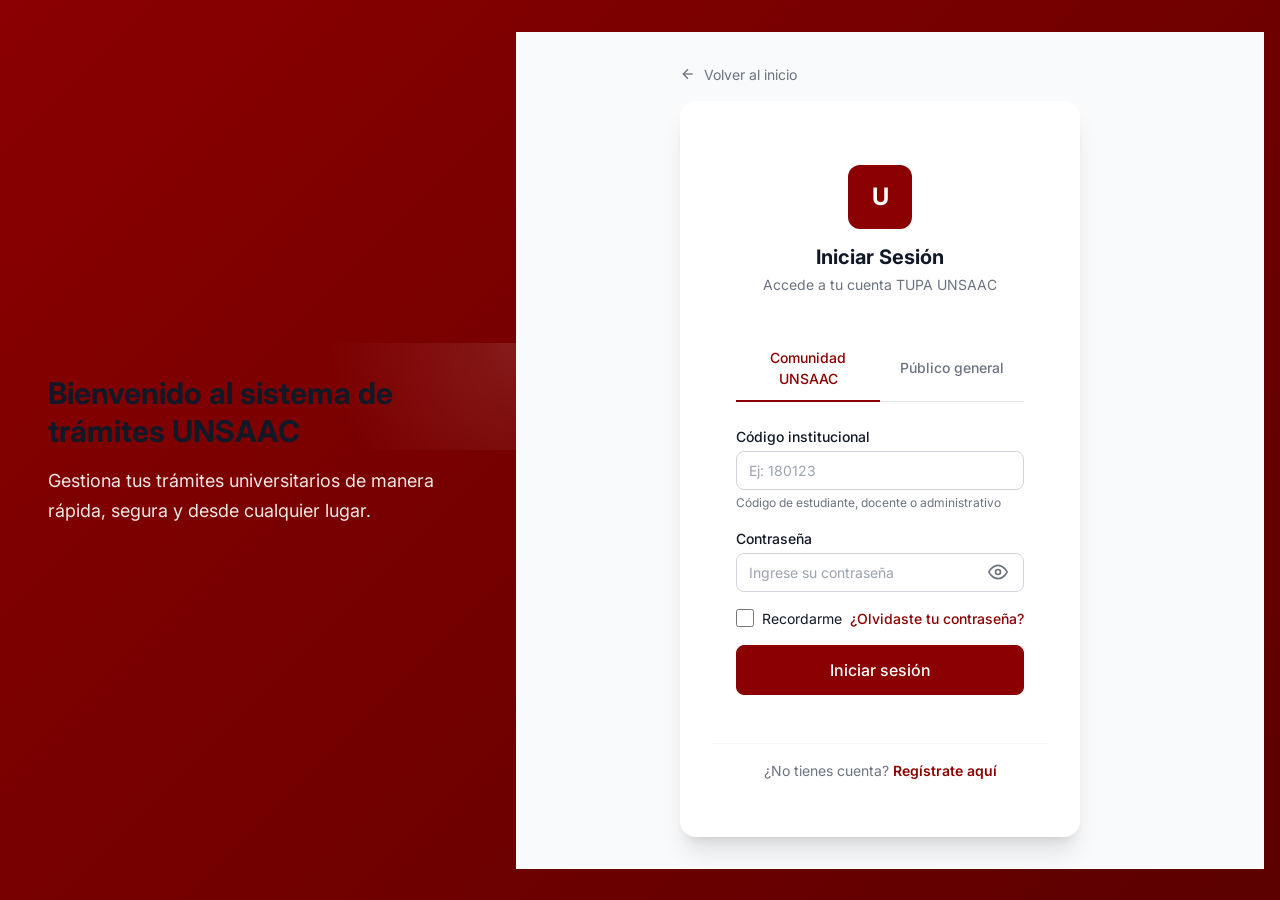
<file: frontend/tramite-nuevo.html>
<!DOCTYPE html>
<html lang="es">
<head>
    <meta charset="UTF-8">
    <meta name="viewport" content="width=device-width, initial-scale=1.0">
    <title>Nuevo Trámite - TUPA UNSAAC</title>
    <link rel="preconnect" href="https://fonts.googleapis.com">
    <link rel="preconnect" href="https://fonts.gstatic.com" crossorigin>
    <link href="https://fonts.googleapis.com/css2?family=Inter:wght@400;500;600;700&display=swap" rel="stylesheet">
    <link rel="stylesheet" href="css/styles.css">
    <style>
        .wizard { max-width: 720px; margin: 0 auto; }

        /* Stepper */
        .stepper {
            display: flex;
            margin-bottom: var(--space-8);
        }
        .stepper-step { flex: 1; display: flex; flex-direction: column; align-items: center; position: relative; }
        .stepper-step:not(:last-child)::after {
            content: ''; position: absolute; top: 16px; left: calc(50% + 18px);
            width: calc(100% - 36px); height: 2px; background: var(--color-gray-300);
        }
        .stepper-step.completed:not(:last-child)::after,
        .stepper-step.active:not(:last-child)::after { background: var(--color-primary); }
        .stepper-circle {
            width: 32px; height: 32px; border-radius: 50%;
            background: var(--color-gray-200); color: var(--text-tertiary);
            display: flex; align-items: center; justify-content: center;
            font-size: var(--text-sm); font-weight: var(--font-semibold);
            z-index: 1; transition: all var(--transition-fast);
        }
        .stepper-step.active .stepper-circle,
        .stepper-step.completed .stepper-circle { background: var(--color-primary); color: white; }
        .stepper-label { font-size: var(--text-xs); color: var(--text-tertiary); margin-top: var(--space-2); text-align: center; }
        .stepper-step.active .stepper-label { color: var(--color-primary); font-weight: var(--font-medium); }

        .step { display: none; }
        .step.active { display: block; animation: fadeIn 0.3s ease; }
        @keyframes fadeIn { from { opacity:0; transform: translateY(10px);} to {opacity:1; transform: translateY(0);} }

        /* Procedimiento search */
        .proc-search { position: relative; margin-bottom: var(--space-4); }
        .proc-search .input-group-icon { position:absolute; left: var(--space-3); top: 50%; transform: translateY(-50%); color: var(--color-gray-400); }
        .proc-search .form-input { padding-left: var(--space-10); }

        .chips { display: flex; gap: var(--space-2); flex-wrap: wrap; margin-bottom: var(--space-4); }
        .chip {
            padding: var(--space-1) var(--space-3); font-size: var(--text-sm);
            border: 1px solid var(--color-gray-300); border-radius: var(--radius-full);
            background: var(--bg-primary); color: var(--text-secondary); cursor: pointer;
            transition: all var(--transition-fast); white-space: nowrap;
        }
        .chip:hover { border-color: var(--color-primary); }
        .chip.active { background: var(--color-primary); color: white; border-color: var(--color-primary); }

        .proc-list { display: flex; flex-direction: column; gap: var(--space-2); max-height: 360px; overflow-y: auto; }
        .proc-item {
            display: flex; align-items: flex-start; gap: var(--space-3);
            padding: var(--space-4); border: 2px solid var(--color-gray-200);
            border-radius: var(--radius-lg); cursor: pointer; transition: all var(--transition-fast);
        }
        .proc-item:hover { border-color: var(--color-gray-400); }
        .proc-item.selected { border-color: var(--color-primary); background: var(--color-primary-50); }
        .proc-radio {
            width: 20px; height: 20px; border-radius: 50%;
            border: 2px solid var(--color-gray-300); flex-shrink: 0; margin-top: 2px;
            display: flex; align-items: center; justify-content: center;
        }
        .proc-item.selected .proc-radio { border-color: var(--color-primary); }
        .proc-item.selected .proc-radio::after {
            content: ''; width: 10px; height: 10px; border-radius: 50%; background: var(--color-primary);
        }
        .proc-name { font-size: var(--text-sm); font-weight: var(--font-semibold); color: var(--text-primary); }
        .proc-meta { font-size: var(--text-xs); color: var(--text-tertiary); margin-top: var(--space-1); display: flex; gap: var(--space-3); flex-wrap: wrap; }

        /* Dropzone */
        .dropzone {
            border: 2px dashed var(--color-gray-300); border-radius: var(--radius-xl);
            padding: var(--space-8); text-align: center; cursor: pointer;
            transition: all var(--transition-fast); background: var(--color-gray-50);
        }
        .dropzone:hover, .dropzone.dragover { border-color: var(--color-primary); background: var(--color-primary-50); }
        .dropzone-icon { color: var(--color-gray-400); margin-bottom: var(--space-3); }
        .dropzone.dragover .dropzone-icon { color: var(--color-primary); }
        .dropzone-text { font-size: var(--text-sm); color: var(--text-secondary); margin-bottom: var(--space-1); }
        .dropzone-hint { font-size: var(--text-xs); color: var(--text-tertiary); }

        .uploaded-files { margin-top: var(--space-4); display: flex; flex-direction: column; gap: var(--space-2); }
        .uploaded-file {
            display: flex; align-items: center; gap: var(--space-3);
            padding: var(--space-3); border: 1px solid var(--color-gray-200); border-radius: var(--radius-lg);
        }
        .uploaded-file-icon { width: 36px; height: 36px; background: var(--color-primary-50); color: var(--color-primary); border-radius: var(--radius-md); display: flex; align-items: center; justify-content: center; flex-shrink: 0; }
        .uploaded-file-info { flex: 1; min-width: 0; }
        .uploaded-file-name { font-size: var(--text-sm); font-weight: var(--font-medium); }
        .uploaded-file-size { font-size: var(--text-xs); color: var(--text-tertiary); }
        .uploaded-file-remove { background: none; border: none; cursor: pointer; color: var(--text-tertiary); padding: var(--space-1); }
        .uploaded-file-remove:hover { color: var(--color-error); }

        /* Confirmation */
        .confirm-section { margin-bottom: var(--space-4); }
        .confirm-label { font-size: var(--text-xs); color: var(--text-tertiary); text-transform: uppercase; letter-spacing: 0.05em; margin-bottom: var(--space-2); }
        .confirm-box { padding: var(--space-4); background: var(--color-gray-50); border-radius: var(--radius-lg); }

        .wizard-actions { display: flex; gap: var(--space-3); margin-top: var(--space-6); }
        .wizard-actions .btn { flex: 1; }

        .step-title { font-size: var(--text-lg); font-weight: var(--font-semibold); margin-bottom: var(--space-1); }
        .step-subtitle { font-size: var(--text-sm); color: var(--text-tertiary); margin-bottom: var(--space-6); }
    </style>
</head>
<body>
    <nav class="navbar">
        <button class="navbar-toggle" id="sidebar-toggle" aria-label="Menú">
            <svg xmlns="http://www.w3.org/2000/svg" width="24" height="24" viewBox="0 0 24 24" fill="none" stroke="currentColor" stroke-width="2"><line x1="3" y1="12" x2="21" y2="12"></line><line x1="3" y1="6" x2="21" y2="6"></line><line x1="3" y1="18" x2="21" y2="18"></line></svg>
        </button>
        <a href="dashboard.html" class="navbar-brand">
            <div class="navbar-avatar" style="border-radius: var(--radius-lg);">U</div>
            <span>TUPA UNSAAC</span>
        </a>
        <div class="navbar-content">
            <div></div>
            <div class="navbar-actions">
                <div class="navbar-user">
                    <div class="navbar-avatar" id="user-avatar">U</div>
                    <div class="navbar-user-info">
                        <div class="navbar-user-name" id="user-name">Usuario</div>
                        <div class="navbar-user-role" id="user-role">usuario</div>
                    </div>
                </div>
            </div>
        </div>
    </nav>

    <div class="sidebar-overlay" id="sidebar-overlay"></div>
    <aside class="sidebar" id="sidebar">
        <nav class="sidebar-nav">
            <div class="sidebar-section">
                <div class="sidebar-section-title">Principal</div>
                <a href="dashboard.html" class="sidebar-link">
                    <svg class="sidebar-link-icon" xmlns="http://www.w3.org/2000/svg" viewBox="0 0 24 24" fill="none" stroke="currentColor" stroke-width="2"><rect x="3" y="3" width="7" height="7"></rect><rect x="14" y="3" width="7" height="7"></rect><rect x="14" y="14" width="7" height="7"></rect><rect x="3" y="14" width="7" height="7"></rect></svg>
                    Panel
                </a>
                <a href="mis-tramites.html" class="sidebar-link">
                    <svg class="sidebar-link-icon" xmlns="http://www.w3.org/2000/svg" viewBox="0 0 24 24" fill="none" stroke="currentColor" stroke-width="2"><path d="M14 2H6a2 2 0 0 0-2 2v16a2 2 0 0 0 2 2h12a2 2 0 0 0 2-2V8z"></path><polyline points="14 2 14 8 20 8"></polyline></svg>
                    Mis trámites
                </a>
                <a href="tramite-nuevo.html" class="sidebar-link active">
                    <svg class="sidebar-link-icon" xmlns="http://www.w3.org/2000/svg" viewBox="0 0 24 24" fill="none" stroke="currentColor" stroke-width="2"><line x1="12" y1="5" x2="12" y2="19"></line><line x1="5" y1="12" x2="19" y2="12"></line></svg>
                    Nuevo trámite
                </a>
            </div>
            <div class="sidebar-section">
                <div class="sidebar-section-title">Cuenta</div>
                <a href="perfil.html" class="sidebar-link">
                    <svg class="sidebar-link-icon" xmlns="http://www.w3.org/2000/svg" viewBox="0 0 24 24" fill="none" stroke="currentColor" stroke-width="2"><path d="M20 21v-2a4 4 0 0 0-4-4H8a4 4 0 0 0-4 4v2"></path><circle cx="12" cy="7" r="4"></circle></svg>
                    Mi perfil
                </a>
                <a href="#" class="sidebar-link" id="logout-link">
                    <svg class="sidebar-link-icon" xmlns="http://www.w3.org/2000/svg" viewBox="0 0 24 24" fill="none" stroke="currentColor" stroke-width="2"><path d="M9 21H5a2 2 0 0 1-2-2V5a2 2 0 0 1 2-2h4"></path><polyline points="16 17 21 12 16 7"></polyline><line x1="21" y1="12" x2="9" y2="12"></line></svg>
                    Cerrar sesión
                </a>
            </div>
        </nav>
    </aside>

    <div class="main-layout">
        <main class="main-content">
            <div class="wizard">
                <h1 class="page-title">Nuevo trámite</h1>

                <!-- Stepper -->
                <div class="stepper">
                    <div class="stepper-step active" data-step="1"><div class="stepper-circle">1</div><span class="stepper-label">Interesado</span></div>
                    <div class="stepper-step" data-step="2"><div class="stepper-circle">2</div><span class="stepper-label">Procedimiento</span></div>
                    <div class="stepper-step" data-step="3"><div class="stepper-circle">3</div><span class="stepper-label">Documentos</span></div>
                    <div class="stepper-step" data-step="4"><div class="stepper-circle">4</div><span class="stepper-label">Confirmar</span></div>
                </div>

                <div class="card">
                    <div class="card-body">
                        <!-- Step 1: Interesado -->
                        <div class="step active" data-step="1">
                            <h2 class="step-title">Datos del interesado</h2>
                            <p class="step-subtitle" id="step1-subtitle">Verifica que tus datos sean correctos</p>

                            <div class="form-group">
                                <label class="form-label">Nombre completo</label>
                                <input type="text" id="i-nombre" class="form-input" readonly>
                            </div>
                            <div class="form-group">
                                <label class="form-label">Correo electrónico</label>
                                <input type="email" id="i-email" class="form-input" readonly>
                            </div>

                            <!-- Solo para público general: único dato que el sistema no puede deducir -->
                            <div class="form-group" id="egresado-group" style="display:none;">
                                <label class="form-label">¿Eres egresado(a) de la UNSAAC?</label>
                                <div style="display:flex; gap: var(--space-4);">
                                    <label style="display:flex; align-items:center; gap: var(--space-2); cursor:pointer;">
                                        <input type="radio" name="egresado" value="si"> Sí, soy egresado(a)
                                    </label>
                                    <label style="display:flex; align-items:center; gap: var(--space-2); cursor:pointer;">
                                        <input type="radio" name="egresado" value="no" checked> No
                                    </label>
                                </div>
                            </div>

                            <div class="wizard-actions">
                                <button type="button" class="btn btn-primary" id="next-1">Continuar</button>
                            </div>
                        </div>

                        <!-- Step 2: Procedimiento -->
                        <div class="step" data-step="2">
                            <h2 class="step-title">Selecciona el procedimiento</h2>
                            <p class="step-subtitle">Busca y elige el trámite que deseas realizar</p>

                            <div class="proc-search">
                                <span class="input-group-icon">
                                    <svg width="18" height="18" xmlns="http://www.w3.org/2000/svg" viewBox="0 0 24 24" fill="none" stroke="currentColor" stroke-width="2"><circle cx="11" cy="11" r="8"></circle><line x1="21" y1="21" x2="16.65" y2="16.65"></line></svg>
                                </span>
                                <input type="text" id="proc-search" class="form-input" placeholder="Buscar procedimiento...">
                            </div>

                            <div class="chips" id="proc-chips">
                                <button class="chip active" data-cat="">Todos</button>
                            </div>

                            <div class="proc-list" id="proc-list">
                                <div style="text-align:center; padding: var(--space-6);">
                                    <div class="spinner" style="margin: 0 auto;"></div>
                                </div>
                            </div>

                            <div class="wizard-actions">
                                <button type="button" class="btn btn-secondary" id="prev-2">Atrás</button>
                                <button type="button" class="btn btn-primary" id="next-2">Continuar</button>
                            </div>
                        </div>

                        <!-- Step 3: Documentos -->
                        <div class="step" data-step="3">
                            <h2 class="step-title">Adjunta tus documentos</h2>
                            <p class="step-subtitle">Sube los archivos requeridos (PDF, JPG, PNG - máx 10MB)</p>

                            <div class="dropzone" id="dropzone">
                                <div class="dropzone-icon">
                                    <svg width="48" height="48" xmlns="http://www.w3.org/2000/svg" viewBox="0 0 24 24" fill="none" stroke="currentColor" stroke-width="1.5"><path d="M21 15v4a2 2 0 0 1-2 2H5a2 2 0 0 1-2-2v-4"></path><polyline points="17 8 12 3 7 8"></polyline><line x1="12" y1="3" x2="12" y2="15"></line></svg>
                                </div>
                                <p class="dropzone-text">Arrastra archivos aquí o haz clic para seleccionar</p>
                                <p class="dropzone-hint">PDF, JPG, PNG · Máximo 10MB por archivo</p>
                                <input type="file" id="dropzone-input" accept=".pdf,.jpg,.jpeg,.png" multiple style="display:none;">
                            </div>

                            <div class="uploaded-files" id="uploaded-files"></div>

                            <div class="wizard-actions">
                                <button type="button" class="btn btn-secondary" id="prev-3">Atrás</button>
                                <button type="button" class="btn btn-primary" id="next-3">Continuar</button>
                            </div>
                        </div>

                        <!-- Step 4: Confirmar -->
                        <div class="step" data-step="4">
                            <h2 class="step-title">Confirma tu solicitud</h2>
                            <p class="step-subtitle">Revisa los datos antes de enviar</p>

                            <div class="confirm-section">
                                <div class="confirm-label">Interesado</div>
                                <div class="confirm-box" id="c-interesado">-</div>
                            </div>
                            <div class="confirm-section">
                                <div class="confirm-label">Procedimiento</div>
                                <div class="confirm-box" id="c-procedimiento">-</div>
                            </div>
                            <div class="confirm-section">
                                <div class="confirm-label">Documentos adjuntos</div>
                                <div class="confirm-box" id="c-documentos">-</div>
                            </div>

                            <div class="form-group" style="margin-top: var(--space-4);">
                                <label class="form-label" for="observaciones">Observaciones (opcional)</label>
                                <textarea id="observaciones" class="form-textarea" placeholder="Información adicional para tu trámite..."></textarea>
                            </div>

                            <div class="wizard-actions">
                                <button type="button" class="btn btn-secondary" id="prev-4">Atrás</button>
                                <button type="button" class="btn btn-primary" id="submit-tramite">
                                    Enviar solicitud
                                </button>
                            </div>
                        </div>
                    </div>
                </div>
            </div>
        </main>
    </div>

    <script src="js/api.js?v=3"></script>
    <script src="js/main.js?v=3"></script>
    <script>
        const user = App.checkAuth();

        // El sistema deduce el tipo de usuario desde la sesión (sin preguntarlo, a diferencia de Pladdes)
        const tipoInfo = App.getUserTipo(user);
        let publicoFiltro = tipoInfo.publico;

        if (user) {
            document.getElementById('user-avatar').textContent = (user.nombre || 'U').charAt(0).toUpperCase();
            document.getElementById('user-name').textContent = user.nombre || 'Usuario';
            document.getElementById('user-role').textContent = tipoInfo.label || 'Público general';

            // Step 1 autocompletado
            document.getElementById('i-nombre').value = user.nombre || '';
            document.getElementById('i-email').value = user.email || '';

            // Saludo personalizado por tipo de usuario
            const saludo = `Hola, ${(user.nombre || 'Usuario').split(' ')[0]} 👋` +
                (tipoInfo.label ? ` — ${tipoInfo.label}` : '');
            document.getElementById('step1-subtitle').textContent =
                `${saludo}. Verifica que tus datos sean correctos`;

            // Único caso que el sistema no puede deducir: público general → ¿egresado?
            if (tipoInfo.tipo === 'publico') {
                document.getElementById('egresado-group').style.display = 'block';
                document.querySelectorAll('input[name="egresado"]').forEach(radio => {
                    radio.addEventListener('change', () => {
                        publicoFiltro = radio.value === 'si' ? 'egresados' : 'todos';
                        allProcs = [];
                        selectedProc = null;
                    });
                });
            }
        }

        document.getElementById('logout-link').addEventListener('click', (e) => {
            e.preventDefault();
            App.logout();
        });

        // State
        let currentStep = 1;
        let allProcs = [];
        let selectedProc = null;
        let selectedFiles = [];
        let currentCat = '';
        let searchTerm = '';

        const stepperSteps = document.querySelectorAll('.stepper-step');
        const steps = document.querySelectorAll('.step');

        function goToStep(step) {
            currentStep = step;
            stepperSteps.forEach((s, i) => {
                s.classList.remove('active', 'completed');
                if (i + 1 < step) s.classList.add('completed');
                else if (i + 1 === step) s.classList.add('active');
            });
            steps.forEach(s => {
                s.classList.toggle('active', s.dataset.step == step);
            });
            window.scrollTo({ top: 0, behavior: 'smooth' });
        }

        // Load categorias + procedimientos
        async function loadCategorias() {
            try {
                const response = await API.get('tupa/categorias.php');
                if (response.success) {
                    const chips = document.getElementById('proc-chips');
                    response.data.forEach(cat => {
                        const chip = document.createElement('button');
                        chip.className = 'chip';
                        chip.dataset.cat = cat.id;
                        chip.textContent = cat.nombre;
                        chips.appendChild(chip);
                    });
                    bindChips();
                }
            } catch (e) { /* silent */ }
        }

        async function loadProcedimientos() {
            const list = document.getElementById('proc-list');
            list.innerHTML = '<div style="text-align:center; padding: var(--space-6);"><div class="spinner" style="margin:0 auto;"></div></div>';

            try {
                const params = {};
                if (searchTerm) params.q = searchTerm;
                if (currentCat) params.categoria = currentCat;
                if (publicoFiltro) params.publico = publicoFiltro;

                const response = await API.get('tupa/procedimientos.php', params);
                if (response.success) {
                    allProcs = response.data.procedimientos;
                    renderProcs();
                }
            } catch (error) {
                list.innerHTML = `<p class="text-muted" style="text-align:center; padding: var(--space-4);">${error.message}</p>`;
            }
        }

        function renderProcs() {
            const list = document.getElementById('proc-list');
            if (allProcs.length === 0) {
                list.innerHTML = '<p class="text-muted" style="text-align:center; padding: var(--space-6); font-size: var(--text-sm);">No se encontraron procedimientos</p>';
                return;
            }

            list.innerHTML = allProcs.map(p => `
                <div class="proc-item ${selectedProc && selectedProc.id === p.id ? 'selected' : ''}" data-id="${p.id}">
                    <div class="proc-radio"></div>
                    <div style="flex:1;">
                        <div class="proc-name">${App.escapeHtml(p.nombre)}</div>
                        <div class="proc-meta">
                            <span>${App.escapeHtml(p.codigo)}</span>
                            <span>${App.formatMoney(p.costo)}</span>
                            <span>${p.plazo_dias} días</span>
                            ${p.categoria_nombre ? `<span>${App.escapeHtml(p.categoria_nombre)}</span>` : ''}
                        </div>
                    </div>
                </div>
            `).join('');

            list.querySelectorAll('.proc-item').forEach(item => {
                item.addEventListener('click', () => {
                    const id = parseInt(item.dataset.id);
                    selectedProc = allProcs.find(p => p.id === id);
                    list.querySelectorAll('.proc-item').forEach(i => i.classList.remove('selected'));
                    item.classList.add('selected');
                });
            });
        }

        function bindChips() {
            document.querySelectorAll('.chip').forEach(chip => {
                chip.addEventListener('click', () => {
                    document.querySelectorAll('.chip').forEach(c => c.classList.remove('active'));
                    chip.classList.add('active');
                    currentCat = chip.dataset.cat;
                    loadProcedimientos();
                });
            });
        }

        document.getElementById('proc-search').addEventListener('input', App.debounce((e) => {
            searchTerm = e.target.value.trim();
            loadProcedimientos();
        }, 350));

        // Navigation
        document.getElementById('next-1').addEventListener('click', () => {
            goToStep(2);
            // Recargar siempre: el filtro de público puede haber cambiado (caso egresado)
            loadProcedimientos();
        });
        document.getElementById('prev-2').addEventListener('click', () => goToStep(1));
        document.getElementById('next-2').addEventListener('click', () => {
            if (!selectedProc) {
                App.showToast('Selecciona un procedimiento', 'warning');
                return;
            }
            goToStep(3);
        });
        document.getElementById('prev-3').addEventListener('click', () => goToStep(2));
        document.getElementById('next-3').addEventListener('click', () => {
            buildConfirmation();
            goToStep(4);
        });
        document.getElementById('prev-4').addEventListener('click', () => goToStep(3));

        // Dropzone
        const dropzone = document.getElementById('dropzone');
        const dropzoneInput = document.getElementById('dropzone-input');

        dropzone.addEventListener('click', () => dropzoneInput.click());
        dropzone.addEventListener('dragover', (e) => { e.preventDefault(); dropzone.classList.add('dragover'); });
        dropzone.addEventListener('dragleave', () => dropzone.classList.remove('dragover'));
        dropzone.addEventListener('drop', (e) => {
            e.preventDefault();
            dropzone.classList.remove('dragover');
            handleFiles(e.dataTransfer.files);
        });
        dropzoneInput.addEventListener('change', (e) => handleFiles(e.target.files));

        function handleFiles(files) {
            const allowed = ['application/pdf', 'image/jpeg', 'image/png'];
            Array.from(files).forEach(file => {
                if (!allowed.includes(file.type)) {
                    App.showToast(`${file.name}: tipo no permitido`, 'error');
                    return;
                }
                if (file.size > 10 * 1024 * 1024) {
                    App.showToast(`${file.name}: excede 10MB`, 'error');
                    return;
                }
                selectedFiles.push(file);
            });
            renderFiles();
        }

        function renderFiles() {
            const container = document.getElementById('uploaded-files');
            container.innerHTML = selectedFiles.map((f, i) => `
                <div class="uploaded-file">
                    <div class="uploaded-file-icon">
                        <svg width="18" height="18" xmlns="http://www.w3.org/2000/svg" viewBox="0 0 24 24" fill="none" stroke="currentColor" stroke-width="2"><path d="M14 2H6a2 2 0 0 0-2 2v16a2 2 0 0 0 2 2h12a2 2 0 0 0 2-2V8z"></path><polyline points="14 2 14 8 20 8"></polyline></svg>
                    </div>
                    <div class="uploaded-file-info">
                        <div class="uploaded-file-name truncate">${App.escapeHtml(f.name)}</div>
                        <div class="uploaded-file-size">${(f.size/1024).toFixed(1)} KB</div>
                    </div>
                    <button class="uploaded-file-remove" data-index="${i}">
                        <svg width="18" height="18" xmlns="http://www.w3.org/2000/svg" viewBox="0 0 24 24" fill="none" stroke="currentColor" stroke-width="2"><line x1="18" y1="6" x2="6" y2="18"></line><line x1="6" y1="6" x2="18" y2="18"></line></svg>
                    </button>
                </div>
            `).join('');

            container.querySelectorAll('.uploaded-file-remove').forEach(btn => {
                btn.addEventListener('click', () => {
                    selectedFiles.splice(parseInt(btn.dataset.index), 1);
                    renderFiles();
                });
            });
        }

        function buildConfirmation() {
            document.getElementById('c-interesado').innerHTML = `
                <strong>${App.escapeHtml(user.nombre)}</strong><br>
                <span class="text-muted" style="font-size: var(--text-sm);">${App.escapeHtml(user.email)}</span>
            `;
            document.getElementById('c-procedimiento').innerHTML = `
                <strong>${App.escapeHtml(selectedProc.nombre)}</strong><br>
                <span class="text-muted" style="font-size: var(--text-sm);">${selectedProc.codigo} · ${App.formatMoney(selectedProc.costo)} · ${selectedProc.plazo_dias} días</span>
            `;
            document.getElementById('c-documentos').innerHTML = selectedFiles.length > 0
                ? selectedFiles.map(f => `<div style="font-size: var(--text-sm);">📎 ${App.escapeHtml(f.name)}</div>`).join('')
                : '<span class="text-muted" style="font-size: var(--text-sm);">Sin documentos adjuntos</span>';
        }

        // Submit
        document.getElementById('submit-tramite').addEventListener('click', async () => {
            const btn = document.getElementById('submit-tramite');
            btn.disabled = true;
            btn.innerHTML = '<span class="spinner spinner-sm" style="border-top-color:white;"></span> Enviando...';

            try {
                // 1. Create tramite
                const response = await API.post('tramites/crear.php', {
                    procedimiento_id: selectedProc.id,
                    observaciones: document.getElementById('observaciones').value.trim()
                });

                if (response.success) {
                    const tramiteId = response.data.id;

                    // 2. Upload files
                    for (const file of selectedFiles) {
                        const formData = new FormData();
                        formData.append('tramite_id', tramiteId);
                        formData.append('archivo', file);
                        try {
                            await API.upload('tramites/subir-archivo.php', formData);
                        } catch (e) {
                            console.error('Error subiendo archivo:', e);
                        }
                    }

                    App.showToast('Trámite creado exitosamente', 'success');
                    setTimeout(() => {
                        window.location.href = `detalle.html?id=${tramiteId}`;
                    }, 1000);
                } else {
                    App.showToast(response.message, 'error');
                    btn.disabled = false;
                    btn.textContent = 'Enviar solicitud';
                }
            } catch (error) {
                App.showToast(error.message, 'error');
                btn.disabled = false;
                btn.textContent = 'Enviar solicitud';
            }
        });

        loadCategorias();
    </script>
</body>
</html>
</file>
<file: frontend/css/styles.css>
/**
 * Sistema de Diseño TUPA UNSAAC
 * Universidad Nacional de San Antonio Abad del Cusco
 * Mobile-first responsive design
 */

/* ============================================
   1. VARIABLES CSS - DESIGN TOKENS
   ============================================ */

:root {
  /* Paleta institucional UNSAAC */
  --color-primary: #8B0000;
  --color-primary-light: #A52A2A;
  --color-primary-dark: #5C0000;
  --color-primary-50: #FDF2F2;
  --color-primary-100: #F9E0E0;
  --color-primary-200: #F0BCBC;
  --color-primary-300: #E08A8A;
  --color-primary-400: #C85050;
  --color-primary-500: #8B0000;
  --color-primary-600: #7A0000;
  --color-primary-700: #5C0000;
  --color-primary-800: #450000;
  --color-primary-900: #2D0000;

  /* Colores secundarios */
  --color-secondary: #D4AF37;
  --color-secondary-light: #E5C767;
  --color-secondary-dark: #B8962E;

  /* Colores de estado */
  --color-success: #10B981;
  --color-success-light: #D1FAE5;
  --color-success-dark: #059669;

  --color-warning: #F59E0B;
  --color-warning-light: #FEF3C7;
  --color-warning-dark: #D97706;

  --color-error: #EF4444;
  --color-error-light: #FEE2E2;
  --color-error-dark: #DC2626;

  --color-info: #3B82F6;
  --color-info-light: #DBEAFE;
  --color-info-dark: #2563EB;

  /* Grises neutros */
  --color-gray-50: #F9FAFB;
  --color-gray-100: #F3F4F6;
  --color-gray-200: #E5E7EB;
  --color-gray-300: #D1D5DB;
  --color-gray-400: #9CA3AF;
  --color-gray-500: #6B7280;
  --color-gray-600: #4B5563;
  --color-gray-700: #374151;
  --color-gray-800: #1F2937;
  --color-gray-900: #111827;

  /* Colores de fondo */
  --bg-primary: #FFFFFF;
  --bg-secondary: #F9FAFB;
  --bg-tertiary: #F3F4F6;
  --bg-dark: #1F2937;

  /* Texto */
  --text-primary: #111827;
  --text-secondary: #4B5563;
  --text-tertiary: #6B7280;
  --text-inverse: #FFFFFF;
  --text-link: #8B0000;

  /* Espaciado */
  --space-0: 0;
  --space-1: 0.25rem;   /* 4px */
  --space-2: 0.5rem;    /* 8px */
  --space-3: 0.75rem;   /* 12px */
  --space-4: 1rem;      /* 16px */
  --space-5: 1.25rem;   /* 20px */
  --space-6: 1.5rem;    /* 24px */
  --space-8: 2rem;      /* 32px */
  --space-10: 2.5rem;   /* 40px */
  --space-12: 3rem;     /* 48px */
  --space-16: 4rem;     /* 64px */
  --space-20: 5rem;     /* 80px */

  /* Bordes */
  --radius-sm: 0.25rem;   /* 4px */
  --radius-md: 0.375rem;  /* 6px */
  --radius-lg: 0.5rem;    /* 8px */
  --radius-xl: 0.75rem;   /* 12px */
  --radius-2xl: 1rem;     /* 16px */
  --radius-full: 9999px;

  /* Sombras */
  --shadow-sm: 0 1px 2px 0 rgb(0 0 0 / 0.05);
  --shadow-md: 0 4px 6px -1px rgb(0 0 0 / 0.1), 0 2px 4px -2px rgb(0 0 0 / 0.1);
  --shadow-lg: 0 10px 15px -3px rgb(0 0 0 / 0.1), 0 4px 6px -4px rgb(0 0 0 / 0.1);
  --shadow-xl: 0 20px 25px -5px rgb(0 0 0 / 0.1), 0 8px 10px -6px rgb(0 0 0 / 0.1);

  /* Tipografía */
  --font-sans: 'Inter', -apple-system, BlinkMacSystemFont, 'Segoe UI', Roboto, sans-serif;
  --font-mono: 'Fira Code', 'Consolas', monospace;

  --text-xs: 0.75rem;     /* 12px */
  --text-sm: 0.875rem;    /* 14px */
  --text-base: 1rem;      /* 16px */
  --text-lg: 1.125rem;    /* 18px */
  --text-xl: 1.25rem;     /* 20px */
  --text-2xl: 1.5rem;     /* 24px */
  --text-3xl: 1.875rem;   /* 30px */
  --text-4xl: 2.25rem;    /* 36px */

  --font-normal: 400;
  --font-medium: 500;
  --font-semibold: 600;
  --font-bold: 700;

  --leading-tight: 1.25;
  --leading-normal: 1.5;
  --leading-relaxed: 1.625;

  /* Transiciones */
  --transition-fast: 150ms ease;
  --transition-normal: 200ms ease;
  --transition-slow: 300ms ease;

  /* Z-index */
  --z-dropdown: 100;
  --z-sticky: 200;
  --z-fixed: 300;
  --z-modal-backdrop: 400;
  --z-modal: 500;
  --z-toast: 600;
  --z-tooltip: 700;

  /* Layout */
  --sidebar-width: 260px;
  --sidebar-collapsed: 70px;
  --navbar-height: 64px;
  --container-max: 1280px;
}

/* ============================================
   2. RESET Y BASE
   ============================================ */

*,
*::before,
*::after {
  box-sizing: border-box;
  margin: 0;
  padding: 0;
}

html {
  font-size: 16px;
  scroll-behavior: smooth;
  -webkit-text-size-adjust: 100%;
}

body {
  font-family: var(--font-sans);
  font-size: var(--text-base);
  line-height: var(--leading-normal);
  color: var(--text-primary);
  background-color: var(--bg-secondary);
  min-height: 100vh;
  -webkit-font-smoothing: antialiased;
  -moz-osx-font-smoothing: grayscale;
}

img, picture, video, canvas, svg {
  display: block;
  max-width: 100%;
}

input, button, textarea, select {
  font: inherit;
}

a {
  color: var(--text-link);
  text-decoration: none;
  transition: color var(--transition-fast);
}

a:hover {
  color: var(--color-primary-dark);
}

ul, ol {
  list-style: none;
}

/* ============================================
   3. UTILIDADES
   ============================================ */

.container {
  width: 100%;
  max-width: var(--container-max);
  margin: 0 auto;
  padding: 0 var(--space-4);
}

.sr-only {
  position: absolute;
  width: 1px;
  height: 1px;
  padding: 0;
  margin: -1px;
  overflow: hidden;
  clip: rect(0, 0, 0, 0);
  white-space: nowrap;
  border: 0;
}

.text-center { text-align: center; }
.text-left { text-align: left; }
.text-right { text-align: right; }

.text-primary { color: var(--color-primary); }
.text-success { color: var(--color-success); }
.text-warning { color: var(--color-warning); }
.text-error { color: var(--color-error); }
.text-muted { color: var(--text-tertiary); }

.flex { display: flex; }
.flex-col { flex-direction: column; }
.items-center { align-items: center; }
.justify-center { justify-content: center; }
.justify-between { justify-content: space-between; }
.gap-2 { gap: var(--space-2); }
.gap-4 { gap: var(--space-4); }

.hidden { display: none; }

/* ============================================
   4. TIPOGRAFÍA
   ============================================ */

h1, h2, h3, h4, h5, h6 {
  font-weight: var(--font-semibold);
  line-height: var(--leading-tight);
  color: var(--text-primary);
}

h1 { font-size: var(--text-3xl); }
h2 { font-size: var(--text-2xl); }
h3 { font-size: var(--text-xl); }
h4 { font-size: var(--text-lg); }
h5 { font-size: var(--text-base); }
h6 { font-size: var(--text-sm); }

.page-title {
  font-size: var(--text-2xl);
  font-weight: var(--font-bold);
  color: var(--text-primary);
  margin-bottom: var(--space-6);
}

.section-title {
  font-size: var(--text-lg);
  font-weight: var(--font-semibold);
  color: var(--text-primary);
  margin-bottom: var(--space-4);
}

/* ============================================
   5. BOTONES
   ============================================ */

.btn {
  display: inline-flex;
  align-items: center;
  justify-content: center;
  gap: var(--space-2);
  padding: var(--space-2) var(--space-4);
  font-size: var(--text-sm);
  font-weight: var(--font-medium);
  line-height: 1.5;
  border: 1px solid transparent;
  border-radius: var(--radius-lg);
  cursor: pointer;
  transition: all var(--transition-fast);
  text-decoration: none;
  white-space: nowrap;
}

.btn:disabled {
  opacity: 0.5;
  cursor: not-allowed;
}

.btn:focus {
  outline: 2px solid var(--color-primary-300);
  outline-offset: 2px;
}

/* Variantes de botón */
.btn-primary {
  background-color: var(--color-primary);
  color: var(--text-inverse);
  border-color: var(--color-primary);
}

.btn-primary:hover:not(:disabled) {
  background-color: var(--color-primary-dark);
  border-color: var(--color-primary-dark);
}

.btn-secondary {
  background-color: var(--bg-primary);
  color: var(--text-primary);
  border-color: var(--color-gray-300);
}

.btn-secondary:hover:not(:disabled) {
  background-color: var(--color-gray-50);
  border-color: var(--color-gray-400);
}

.btn-outline {
  background-color: transparent;
  color: var(--color-primary);
  border-color: var(--color-primary);
}

.btn-outline:hover:not(:disabled) {
  background-color: var(--color-primary);
  color: var(--text-inverse);
}

.btn-ghost {
  background-color: transparent;
  color: var(--text-secondary);
  border-color: transparent;
}

.btn-ghost:hover:not(:disabled) {
  background-color: var(--color-gray-100);
  color: var(--text-primary);
}

.btn-success {
  background-color: var(--color-success);
  color: var(--text-inverse);
  border-color: var(--color-success);
}

.btn-success:hover:not(:disabled) {
  background-color: var(--color-success-dark);
}

.btn-danger {
  background-color: var(--color-error);
  color: var(--text-inverse);
  border-color: var(--color-error);
}

.btn-danger:hover:not(:disabled) {
  background-color: var(--color-error-dark);
}

.btn-warning {
  background-color: var(--color-warning);
  color: var(--text-primary);
  border-color: var(--color-warning);
}

.btn-warning:hover:not(:disabled) {
  background-color: var(--color-warning-dark);
}

/* Tamaños de botón */
.btn-sm {
  padding: var(--space-1) var(--space-3);
  font-size: var(--text-xs);
}

.btn-lg {
  padding: var(--space-3) var(--space-6);
  font-size: var(--text-base);
}

.btn-block {
  width: 100%;
}

.btn-icon {
  padding: var(--space-2);
  aspect-ratio: 1;
}

/* ============================================
   6. INPUTS Y FORMULARIOS
   ============================================ */

.form-group {
  margin-bottom: var(--space-4);
}

.form-label {
  display: block;
  font-size: var(--text-sm);
  font-weight: var(--font-medium);
  color: var(--text-primary);
  margin-bottom: var(--space-1);
}

.form-label-required::after {
  content: '*';
  color: var(--color-error);
  margin-left: var(--space-1);
}

.form-input,
.form-select,
.form-textarea {
  width: 100%;
  padding: var(--space-2) var(--space-3);
  font-size: var(--text-sm);
  color: var(--text-primary);
  background-color: var(--bg-primary);
  border: 1px solid var(--color-gray-300);
  border-radius: var(--radius-lg);
  transition: border-color var(--transition-fast), box-shadow var(--transition-fast);
}

.form-input:focus,
.form-select:focus,
.form-textarea:focus {
  outline: none;
  border-color: var(--color-primary);
  box-shadow: 0 0 0 3px var(--color-primary-100);
}

.form-input::placeholder {
  color: var(--color-gray-400);
}

.form-input:disabled {
  background-color: var(--color-gray-100);
  cursor: not-allowed;
}

.form-input-error {
  border-color: var(--color-error);
}

.form-input-error:focus {
  box-shadow: 0 0 0 3px var(--color-error-light);
}

.form-textarea {
  min-height: 100px;
  resize: vertical;
}

.form-select {
  appearance: none;
  background-image: url("data:image/svg+xml,%3Csvg xmlns='http://www.w3.org/2000/svg' width='16' height='16' viewBox='0 0 24 24' fill='none' stroke='%236B7280' stroke-width='2'%3E%3Cpath d='M6 9l6 6 6-6'/%3E%3C/svg%3E");
  background-repeat: no-repeat;
  background-position: right var(--space-3) center;
  padding-right: var(--space-10);
}

.form-helper {
  font-size: var(--text-xs);
  color: var(--text-tertiary);
  margin-top: var(--space-1);
}

.form-error {
  font-size: var(--text-xs);
  color: var(--color-error);
  margin-top: var(--space-1);
}

/* Checkbox y Radio */
.form-check {
  display: flex;
  align-items: center;
  gap: var(--space-2);
  cursor: pointer;
}

.form-check-input {
  width: 18px;
  height: 18px;
  accent-color: var(--color-primary);
  cursor: pointer;
}

.form-check-label {
  font-size: var(--text-sm);
  color: var(--text-primary);
  cursor: pointer;
}

/* Input con icono */
.input-group {
  position: relative;
  display: flex;
  align-items: center;
}

.input-group-icon {
  position: absolute;
  left: var(--space-3);
  color: var(--color-gray-400);
  pointer-events: none;
}

.input-group .form-input {
  padding-left: var(--space-10);
}

/* ============================================
   7. CARDS
   ============================================ */

.card {
  background-color: var(--bg-primary);
  border: 1px solid var(--color-gray-200);
  border-radius: var(--radius-xl);
  box-shadow: var(--shadow-sm);
  overflow: hidden;
}

.card-header {
  padding: var(--space-4) var(--space-5);
  border-bottom: 1px solid var(--color-gray-200);
  background-color: var(--color-gray-50);
}

.card-title {
  font-size: var(--text-lg);
  font-weight: var(--font-semibold);
  color: var(--text-primary);
  margin: 0;
}

.card-subtitle {
  font-size: var(--text-sm);
  color: var(--text-tertiary);
  margin-top: var(--space-1);
}

.card-body {
  padding: var(--space-5);
}

.card-footer {
  padding: var(--space-4) var(--space-5);
  border-top: 1px solid var(--color-gray-200);
  background-color: var(--color-gray-50);
}

/* Card variantes */
.card-primary {
  border-color: var(--color-primary-200);
}

.card-primary .card-header {
  background-color: var(--color-primary-50);
  border-bottom-color: var(--color-primary-200);
}

.card-clickable {
  cursor: pointer;
  transition: transform var(--transition-fast), box-shadow var(--transition-fast);
}

.card-clickable:hover {
  transform: translateY(-2px);
  box-shadow: var(--shadow-lg);
}

/* ============================================
   8. BADGES
   ============================================ */

.badge {
  display: inline-flex;
  align-items: center;
  padding: var(--space-1) var(--space-2);
  font-size: var(--text-xs);
  font-weight: var(--font-medium);
  line-height: 1;
  border-radius: var(--radius-full);
  white-space: nowrap;
}

.badge-primary {
  background-color: var(--color-primary-100);
  color: var(--color-primary-700);
}

.badge-secondary {
  background-color: var(--color-gray-100);
  color: var(--color-gray-700);
}

.badge-success {
  background-color: var(--color-success-light);
  color: var(--color-success-dark);
}

.badge-warning {
  background-color: var(--color-warning-light);
  color: var(--color-warning-dark);
}

.badge-error {
  background-color: var(--color-error-light);
  color: var(--color-error-dark);
}

.badge-info {
  background-color: var(--color-info-light);
  color: var(--color-info-dark);
}

/* Estados de trámite */
.badge-pendiente {
  background-color: var(--color-warning-light);
  color: var(--color-warning-dark);
}

.badge-en_proceso {
  background-color: var(--color-info-light);
  color: var(--color-info-dark);
}

.badge-observado {
  background-color: #FEF3C7;
  color: #92400E;
}

.badge-aprobado {
  background-color: var(--color-success-light);
  color: var(--color-success-dark);
}

.badge-rechazado {
  background-color: var(--color-error-light);
  color: var(--color-error-dark);
}

/* Badge con punto indicador */
.badge-dot {
  display: inline-flex;
  align-items: center;
  gap: var(--space-1);
}

.badge-dot::before {
  content: '';
  width: 6px;
  height: 6px;
  border-radius: 50%;
  background-color: currentColor;
}

/* ============================================
   9. NAVBAR
   ============================================ */

.navbar {
  position: fixed;
  top: 0;
  left: 0;
  right: 0;
  height: var(--navbar-height);
  background-color: var(--bg-primary);
  border-bottom: 1px solid var(--color-gray-200);
  display: flex;
  align-items: center;
  padding: 0 var(--space-4);
  z-index: var(--z-fixed);
}

.navbar-brand {
  display: flex;
  align-items: center;
  gap: var(--space-3);
  font-size: var(--text-lg);
  font-weight: var(--font-bold);
  color: var(--color-primary);
}

.navbar-brand-logo {
  width: 40px;
  height: 40px;
}

.navbar-content {
  flex: 1;
  display: flex;
  align-items: center;
  justify-content: space-between;
  margin-left: var(--space-4);
}

.navbar-search {
  flex: 1;
  max-width: 400px;
}

.navbar-actions {
  display: flex;
  align-items: center;
  gap: var(--space-2);
}

.navbar-user {
  display: flex;
  align-items: center;
  gap: var(--space-3);
  padding: var(--space-2);
  border-radius: var(--radius-lg);
  cursor: pointer;
  transition: background-color var(--transition-fast);
}

.navbar-user:hover {
  background-color: var(--color-gray-100);
}

.navbar-avatar {
  width: 36px;
  height: 36px;
  border-radius: 50%;
  background-color: var(--color-primary);
  color: var(--text-inverse);
  display: flex;
  align-items: center;
  justify-content: center;
  font-size: var(--text-sm);
  font-weight: var(--font-semibold);
}

.navbar-user-info {
  display: none;
}

.navbar-user-name {
  font-size: var(--text-sm);
  font-weight: var(--font-medium);
  color: var(--text-primary);
}

.navbar-user-role {
  font-size: var(--text-xs);
  color: var(--text-tertiary);
}

.navbar-toggle {
  display: flex;
  padding: var(--space-2);
  background: none;
  border: none;
  cursor: pointer;
  color: var(--text-secondary);
}

/* ============================================
   10. SIDEBAR
   ============================================ */

.sidebar {
  position: fixed;
  top: var(--navbar-height);
  left: 0;
  width: var(--sidebar-width);
  height: calc(100vh - var(--navbar-height));
  background-color: var(--bg-primary);
  border-right: 1px solid var(--color-gray-200);
  overflow-y: auto;
  z-index: var(--z-sticky);
  transform: translateX(-100%);
  transition: transform var(--transition-normal);
}

.sidebar.active {
  transform: translateX(0);
}

.sidebar-header {
  padding: var(--space-4);
  border-bottom: 1px solid var(--color-gray-200);
}

.sidebar-nav {
  padding: var(--space-2);
}

.sidebar-section {
  margin-bottom: var(--space-4);
}

.sidebar-section-title {
  padding: var(--space-2) var(--space-3);
  font-size: var(--text-xs);
  font-weight: var(--font-semibold);
  color: var(--text-tertiary);
  text-transform: uppercase;
  letter-spacing: 0.05em;
}

.sidebar-link {
  display: flex;
  align-items: center;
  gap: var(--space-3);
  padding: var(--space-3) var(--space-3);
  font-size: var(--text-sm);
  color: var(--text-secondary);
  border-radius: var(--radius-lg);
  transition: all var(--transition-fast);
}

.sidebar-link:hover {
  background-color: var(--color-gray-100);
  color: var(--text-primary);
}

.sidebar-link.active {
  background-color: var(--color-primary-50);
  color: var(--color-primary);
  font-weight: var(--font-medium);
}

.sidebar-link-icon {
  width: 20px;
  height: 20px;
  flex-shrink: 0;
}

.sidebar-link-badge {
  margin-left: auto;
  padding: var(--space-1) var(--space-2);
  font-size: var(--text-xs);
  font-weight: var(--font-medium);
  background-color: var(--color-primary);
  color: var(--text-inverse);
  border-radius: var(--radius-full);
}

.sidebar-footer {
  padding: var(--space-4);
  border-top: 1px solid var(--color-gray-200);
  margin-top: auto;
}

.sidebar-overlay {
  position: fixed;
  inset: 0;
  background-color: rgba(0, 0, 0, 0.5);
  z-index: calc(var(--z-sticky) - 1);
  opacity: 0;
  visibility: hidden;
  transition: opacity var(--transition-normal), visibility var(--transition-normal);
}

.sidebar-overlay.active {
  opacity: 1;
  visibility: visible;
}

/* ============================================
   11. LAYOUT PRINCIPAL
   ============================================ */

.main-layout {
  padding-top: var(--navbar-height);
  min-height: 100vh;
}

.main-content {
  padding: var(--space-4);
}

/* ============================================
   12. MODALES
   ============================================ */

.modal-backdrop {
  position: fixed;
  inset: 0;
  background-color: rgba(0, 0, 0, 0.5);
  z-index: var(--z-modal-backdrop);
  opacity: 0;
  visibility: hidden;
  transition: opacity var(--transition-normal), visibility var(--transition-normal);
}

.modal-backdrop.active {
  opacity: 1;
  visibility: visible;
}

.modal {
  position: fixed;
  top: 50%;
  left: 50%;
  transform: translate(-50%, -50%) scale(0.95);
  width: calc(100% - var(--space-8));
  max-width: 500px;
  max-height: calc(100vh - var(--space-8));
  background-color: var(--bg-primary);
  border-radius: var(--radius-xl);
  box-shadow: var(--shadow-xl);
  z-index: var(--z-modal);
  opacity: 0;
  visibility: hidden;
  transition: opacity var(--transition-normal), visibility var(--transition-normal), transform var(--transition-normal);
  overflow: hidden;
  display: flex;
  flex-direction: column;
}

.modal.active {
  opacity: 1;
  visibility: visible;
  transform: translate(-50%, -50%) scale(1);
}

.modal-lg {
  max-width: 700px;
}

.modal-header {
  display: flex;
  align-items: center;
  justify-content: space-between;
  padding: var(--space-4) var(--space-5);
  border-bottom: 1px solid var(--color-gray-200);
}

.modal-title {
  font-size: var(--text-lg);
  font-weight: var(--font-semibold);
  color: var(--text-primary);
}

.modal-close {
  padding: var(--space-2);
  background: none;
  border: none;
  cursor: pointer;
  color: var(--text-tertiary);
  border-radius: var(--radius-md);
  transition: color var(--transition-fast), background-color var(--transition-fast);
}

.modal-close:hover {
  color: var(--text-primary);
  background-color: var(--color-gray-100);
}

.modal-body {
  padding: var(--space-5);
  overflow-y: auto;
  flex: 1;
}

.modal-footer {
  display: flex;
  justify-content: flex-end;
  gap: var(--space-3);
  padding: var(--space-4) var(--space-5);
  border-top: 1px solid var(--color-gray-200);
  background-color: var(--color-gray-50);
}

/* ============================================
   13. TOASTS / NOTIFICACIONES
   ============================================ */

.toast-container {
  position: fixed;
  top: calc(var(--navbar-height) + var(--space-4));
  right: var(--space-4);
  z-index: var(--z-toast);
  display: flex;
  flex-direction: column;
  gap: var(--space-2);
  max-width: 100%;
  pointer-events: none;
}

.toast {
  display: flex;
  align-items: flex-start;
  gap: var(--space-3);
  padding: var(--space-4);
  background-color: var(--bg-primary);
  border: 1px solid var(--color-gray-200);
  border-radius: var(--radius-lg);
  box-shadow: var(--shadow-lg);
  min-width: 300px;
  max-width: 400px;
  pointer-events: auto;
  animation: toast-in 0.3s ease;
}

@keyframes toast-in {
  from {
    opacity: 0;
    transform: translateX(100%);
  }
  to {
    opacity: 1;
    transform: translateX(0);
  }
}

.toast-icon {
  flex-shrink: 0;
  width: 20px;
  height: 20px;
}

.toast-content {
  flex: 1;
}

.toast-title {
  font-size: var(--text-sm);
  font-weight: var(--font-semibold);
  color: var(--text-primary);
}

.toast-message {
  font-size: var(--text-sm);
  color: var(--text-secondary);
  margin-top: var(--space-1);
}

.toast-close {
  padding: var(--space-1);
  background: none;
  border: none;
  cursor: pointer;
  color: var(--text-tertiary);
}

.toast-close:hover {
  color: var(--text-primary);
}

/* Variantes de toast */
.toast-success {
  border-left: 4px solid var(--color-success);
}

.toast-success .toast-icon {
  color: var(--color-success);
}

.toast-error {
  border-left: 4px solid var(--color-error);
}

.toast-error .toast-icon {
  color: var(--color-error);
}

.toast-warning {
  border-left: 4px solid var(--color-warning);
}

.toast-warning .toast-icon {
  color: var(--color-warning);
}

.toast-info {
  border-left: 4px solid var(--color-info);
}

.toast-info .toast-icon {
  color: var(--color-info);
}

/* ============================================
   14. TIMELINE / LÍNEA DE TIEMPO
   ============================================ */

.timeline {
  position: relative;
  padding-left: var(--space-8);
}

.timeline::before {
  content: '';
  position: absolute;
  left: 15px;
  top: 0;
  bottom: 0;
  width: 2px;
  background-color: var(--color-gray-200);
}

.timeline-item {
  position: relative;
  padding-bottom: var(--space-6);
}

.timeline-item:last-child {
  padding-bottom: 0;
}

.timeline-marker {
  position: absolute;
  left: calc(-1 * var(--space-8) + 8px);
  width: 16px;
  height: 16px;
  border-radius: 50%;
  background-color: var(--bg-primary);
  border: 2px solid var(--color-gray-300);
  z-index: 1;
}

.timeline-marker-success {
  border-color: var(--color-success);
  background-color: var(--color-success-light);
}

.timeline-marker-warning {
  border-color: var(--color-warning);
  background-color: var(--color-warning-light);
}

.timeline-marker-error {
  border-color: var(--color-error);
  background-color: var(--color-error-light);
}

.timeline-marker-info {
  border-color: var(--color-info);
  background-color: var(--color-info-light);
}

.timeline-marker-primary {
  border-color: var(--color-primary);
  background-color: var(--color-primary-100);
}

.timeline-content {
  background-color: var(--bg-primary);
  border: 1px solid var(--color-gray-200);
  border-radius: var(--radius-lg);
  padding: var(--space-4);
}

.timeline-header {
  display: flex;
  align-items: center;
  justify-content: space-between;
  margin-bottom: var(--space-2);
}

.timeline-title {
  font-size: var(--text-sm);
  font-weight: var(--font-semibold);
  color: var(--text-primary);
}

.timeline-date {
  font-size: var(--text-xs);
  color: var(--text-tertiary);
}

.timeline-body {
  font-size: var(--text-sm);
  color: var(--text-secondary);
}

.timeline-author {
  font-size: var(--text-xs);
  color: var(--text-tertiary);
  margin-top: var(--space-2);
}

/* ============================================
   15. TABLAS
   ============================================ */

.table-container {
  overflow-x: auto;
  border: 1px solid var(--color-gray-200);
  border-radius: var(--radius-lg);
}

.table {
  width: 100%;
  border-collapse: collapse;
  font-size: var(--text-sm);
}

.table th,
.table td {
  padding: var(--space-3) var(--space-4);
  text-align: left;
  border-bottom: 1px solid var(--color-gray-200);
}

.table th {
  font-weight: var(--font-semibold);
  color: var(--text-primary);
  background-color: var(--color-gray-50);
  white-space: nowrap;
}

.table tbody tr:hover {
  background-color: var(--color-gray-50);
}

.table tbody tr:last-child td {
  border-bottom: none;
}

/* ============================================
   16. ALERTAS
   ============================================ */

.alert {
  display: flex;
  align-items: flex-start;
  gap: var(--space-3);
  padding: var(--space-4);
  border-radius: var(--radius-lg);
  border: 1px solid;
}

.alert-icon {
  flex-shrink: 0;
  width: 20px;
  height: 20px;
}

.alert-content {
  flex: 1;
}

.alert-title {
  font-weight: var(--font-semibold);
  margin-bottom: var(--space-1);
}

.alert-message {
  font-size: var(--text-sm);
}

.alert-success {
  background-color: var(--color-success-light);
  border-color: var(--color-success);
  color: var(--color-success-dark);
}

.alert-error {
  background-color: var(--color-error-light);
  border-color: var(--color-error);
  color: var(--color-error-dark);
}

.alert-warning {
  background-color: var(--color-warning-light);
  border-color: var(--color-warning);
  color: var(--color-warning-dark);
}

.alert-info {
  background-color: var(--color-info-light);
  border-color: var(--color-info);
  color: var(--color-info-dark);
}

/* ============================================
   17. LOADER / SPINNER
   ============================================ */

.spinner {
  width: 24px;
  height: 24px;
  border: 3px solid var(--color-gray-200);
  border-top-color: var(--color-primary);
  border-radius: 50%;
  animation: spin 0.8s linear infinite;
}

.spinner-sm {
  width: 16px;
  height: 16px;
  border-width: 2px;
}

.spinner-lg {
  width: 40px;
  height: 40px;
  border-width: 4px;
}

@keyframes spin {
  to {
    transform: rotate(360deg);
  }
}

.loading-overlay {
  position: fixed;
  inset: 0;
  background-color: rgba(255, 255, 255, 0.8);
  display: flex;
  align-items: center;
  justify-content: center;
  z-index: var(--z-modal);
}

/* ============================================
   18. EMPTY STATE
   ============================================ */

.empty-state {
  display: flex;
  flex-direction: column;
  align-items: center;
  justify-content: center;
  padding: var(--space-12) var(--space-4);
  text-align: center;
}

.empty-state-icon {
  width: 80px;
  height: 80px;
  color: var(--color-gray-300);
  margin-bottom: var(--space-4);
}

.empty-state-title {
  font-size: var(--text-lg);
  font-weight: var(--font-semibold);
  color: var(--text-primary);
  margin-bottom: var(--space-2);
}

.empty-state-message {
  font-size: var(--text-sm);
  color: var(--text-tertiary);
  max-width: 300px;
  margin-bottom: var(--space-6);
}

/* ============================================
   19. PÁGINA DE LOGIN
   ============================================ */

.auth-page {
  min-height: 100vh;
  display: flex;
  align-items: center;
  justify-content: center;
  padding: var(--space-4);
  background: linear-gradient(135deg, var(--color-primary) 0%, var(--color-primary-dark) 100%);
}

.auth-card {
  width: 100%;
  max-width: 400px;
  background-color: var(--bg-primary);
  border-radius: var(--radius-2xl);
  box-shadow: var(--shadow-xl);
  padding: var(--space-8);
}

.auth-logo {
  text-align: center;
  margin-bottom: var(--space-6);
}

.auth-logo img {
  width: 80px;
  height: 80px;
  margin: 0 auto;
}

.auth-title {
  font-size: var(--text-2xl);
  font-weight: var(--font-bold);
  color: var(--text-primary);
  text-align: center;
  margin-bottom: var(--space-1);
}

.auth-subtitle {
  font-size: var(--text-sm);
  color: var(--text-tertiary);
  text-align: center;
  margin-bottom: var(--space-6);
}

.auth-footer {
  text-align: center;
  margin-top: var(--space-6);
  padding-top: var(--space-6);
  border-top: 1px solid var(--color-gray-200);
  font-size: var(--text-sm);
  color: var(--text-tertiary);
}

/* ============================================
   20. RESPONSIVE - TABLET
   ============================================ */

@media (min-width: 768px) {
  .navbar-user-info {
    display: block;
  }

  .navbar-toggle {
    display: none;
  }

  .sidebar {
    transform: translateX(0);
  }

  .sidebar-overlay {
    display: none;
  }

  .main-layout {
    margin-left: var(--sidebar-width);
  }

  .main-content {
    padding: var(--space-6);
  }

  .toast-container {
    max-width: 400px;
  }

  .modal {
    width: 100%;
  }
}

/* ============================================
   21. RESPONSIVE - DESKTOP
   ============================================ */

@media (min-width: 1024px) {
  .main-content {
    padding: var(--space-8);
  }

  .page-title {
    font-size: var(--text-3xl);
  }
}

/* ============================================
   22. RESPONSIVE - LARGE DESKTOP
   ============================================ */

@media (min-width: 1280px) {
  .container {
    padding: 0 var(--space-8);
  }
}

/* ============================================
   23. PRINT STYLES
   ============================================ */

@media print {
  .navbar,
  .sidebar,
  .btn,
  .toast-container {
    display: none !important;
  }

  .main-layout {
    margin-left: 0 !important;
    padding-top: 0 !important;
  }

  body {
    background-color: white;
  }

  .card {
    box-shadow: none;
    border: 1px solid #ddd;
  }
}

/* ============================================
   24. ANIMACIONES
   ============================================ */

@keyframes fadeIn {
  from { opacity: 0; }
  to { opacity: 1; }
}

@keyframes slideUp {
  from {
    opacity: 0;
    transform: translateY(20px);
  }
  to {
    opacity: 1;
    transform: translateY(0);
  }
}

@keyframes slideDown {
  from {
    opacity: 0;
    transform: translateY(-20px);
  }
  to {
    opacity: 1;
    transform: translateY(0);
  }
}

.animate-fadeIn {
  animation: fadeIn 0.3s ease;
}

.animate-slideUp {
  animation: slideUp 0.3s ease;
}

.animate-slideDown {
  animation: slideDown 0.3s ease;
}

/* ============================================
   25. UTILIDADES ADICIONALES
   ============================================ */

.truncate {
  overflow: hidden;
  text-overflow: ellipsis;
  white-space: nowrap;
}

.line-clamp-2 {
  display: -webkit-box;
  -webkit-line-clamp: 2;
  -webkit-box-orient: vertical;
  overflow: hidden;
}

.divider {
  height: 1px;
  background-color: var(--color-gray-200);
  margin: var(--space-4) 0;
}

.avatar {
  width: 40px;
  height: 40px;
  border-radius: 50%;
  background-color: var(--color-primary);
  color: var(--text-inverse);
  display: flex;
  align-items: center;
  justify-content: center;
  font-weight: var(--font-semibold);
  font-size: var(--text-sm);
}

.avatar-sm { width: 32px; height: 32px; font-size: var(--text-xs); }
.avatar-lg { width: 56px; height: 56px; font-size: var(--text-lg); }

.status-dot {
  width: 8px;
  height: 8px;
  border-radius: 50%;
  display: inline-block;
}

.status-dot-success { background-color: var(--color-success); }
.status-dot-warning { background-color: var(--color-warning); }
.status-dot-error { background-color: var(--color-error); }
.status-dot-info { background-color: var(--color-info); }
</file>
